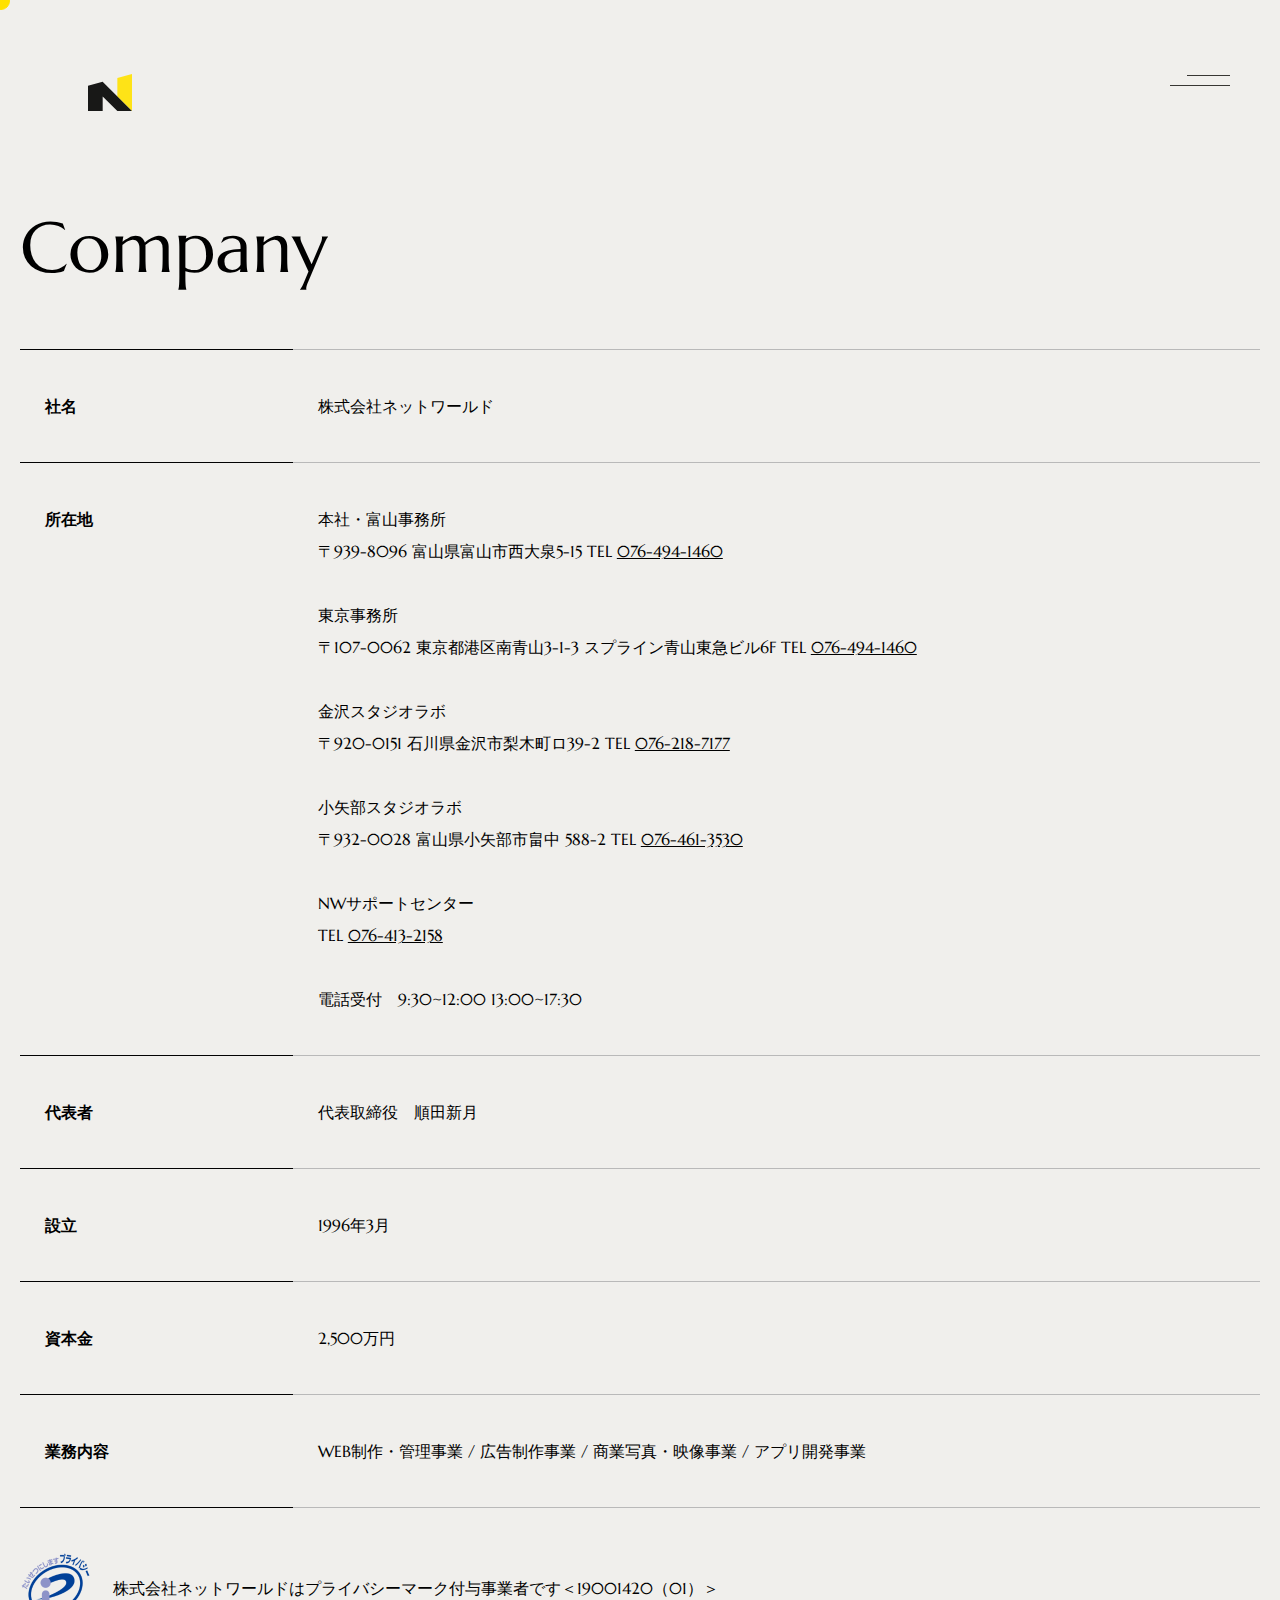
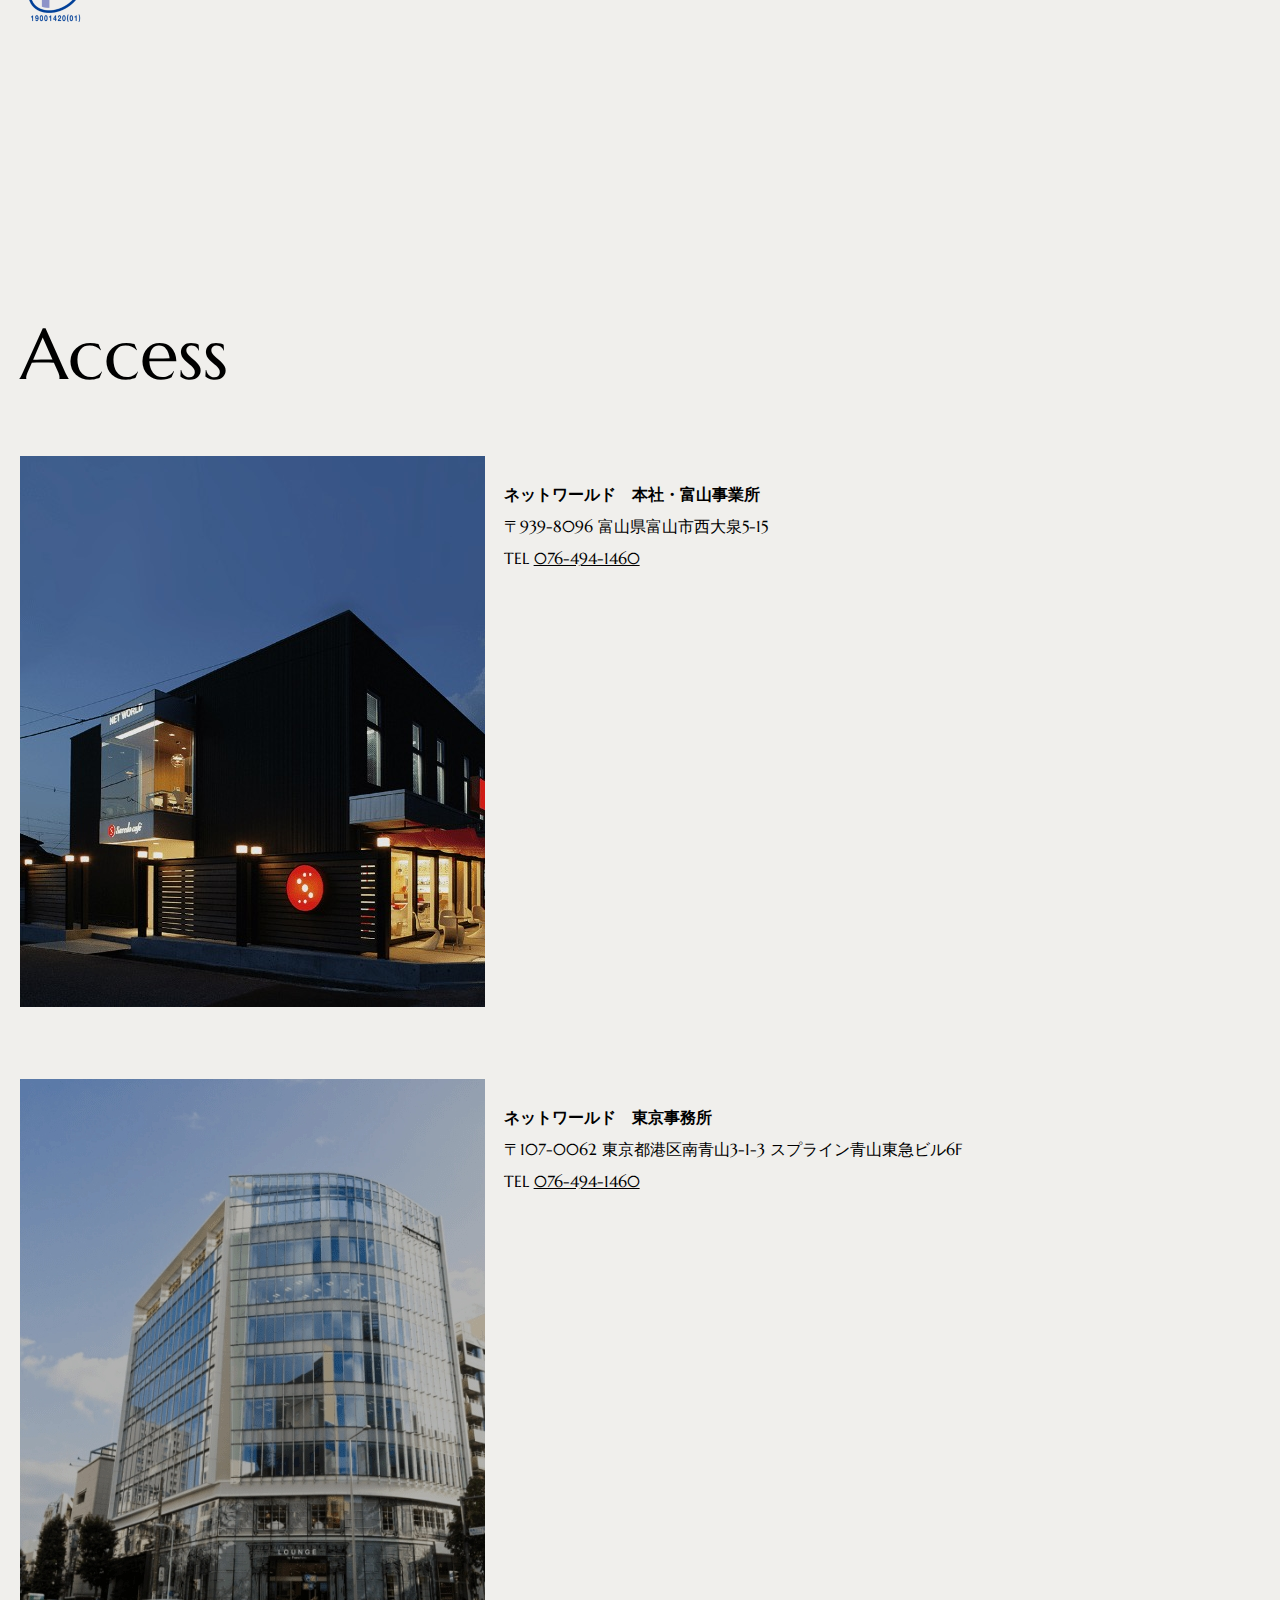
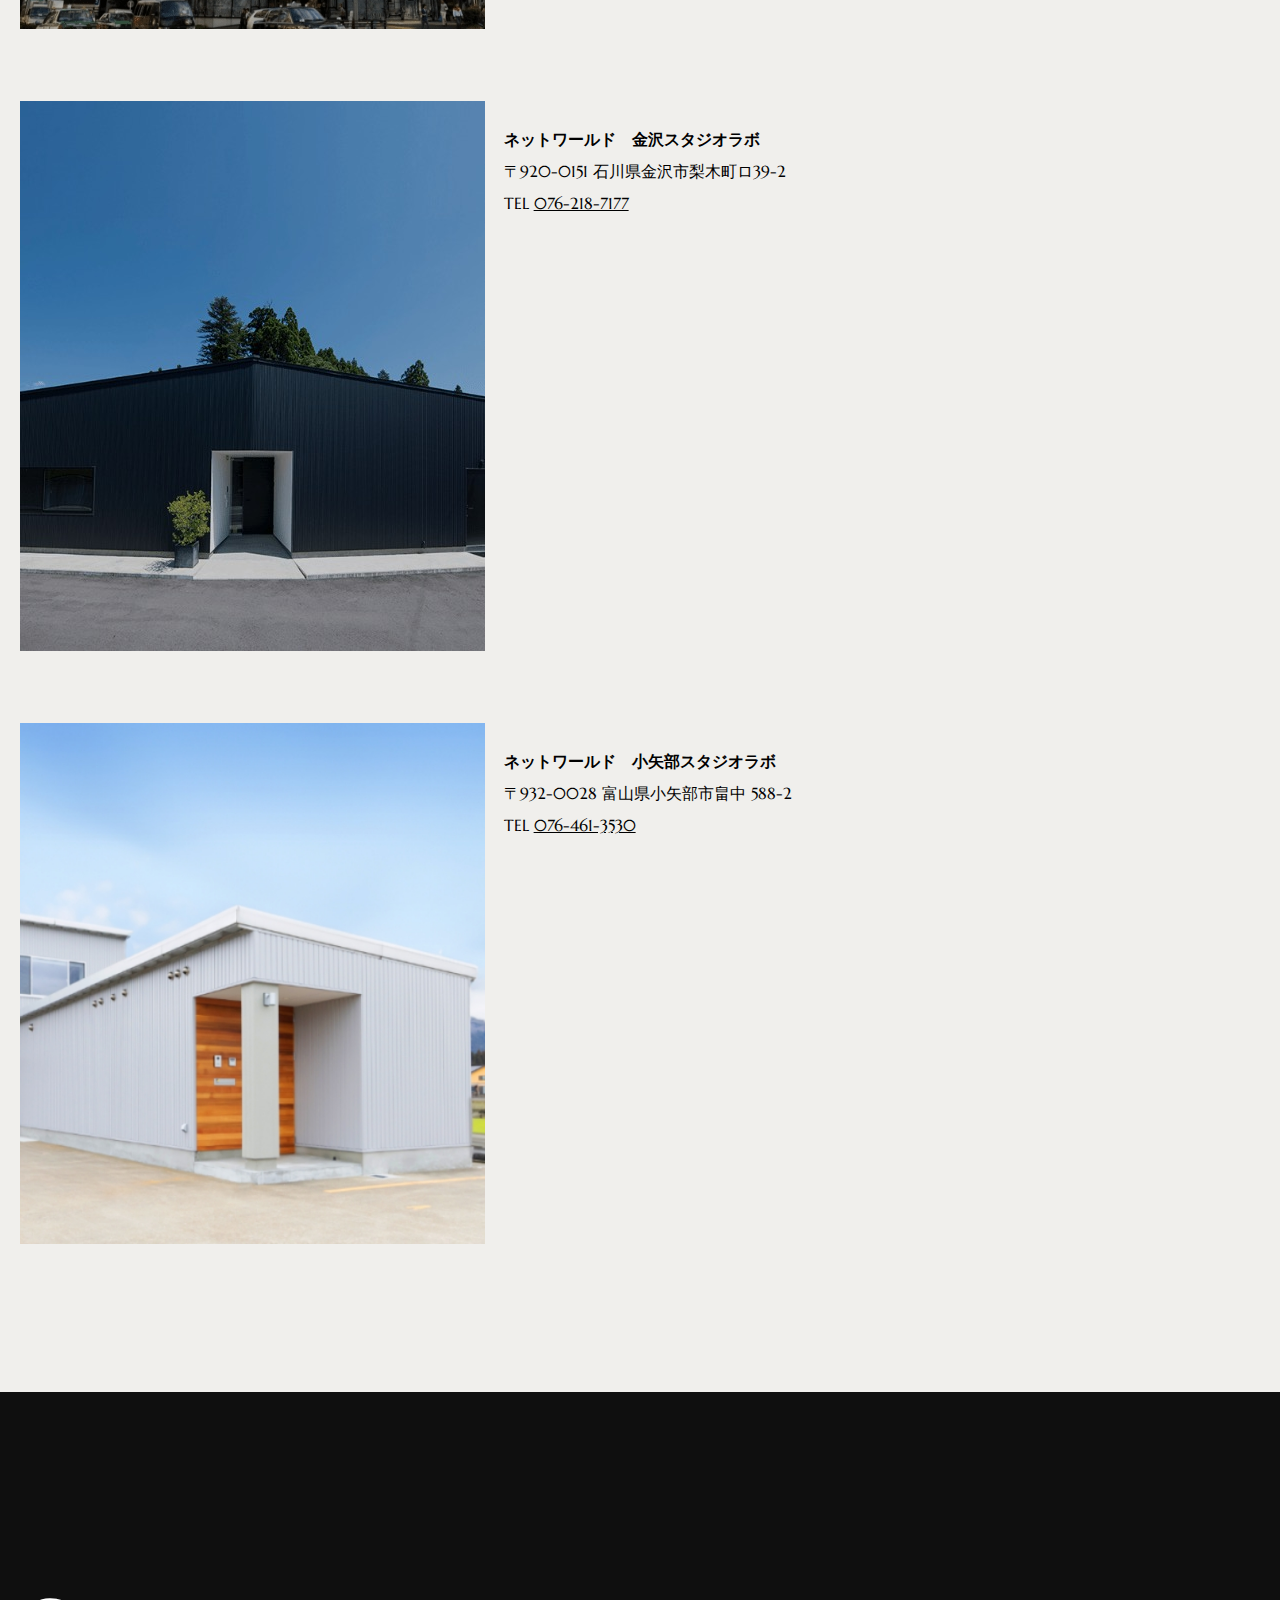
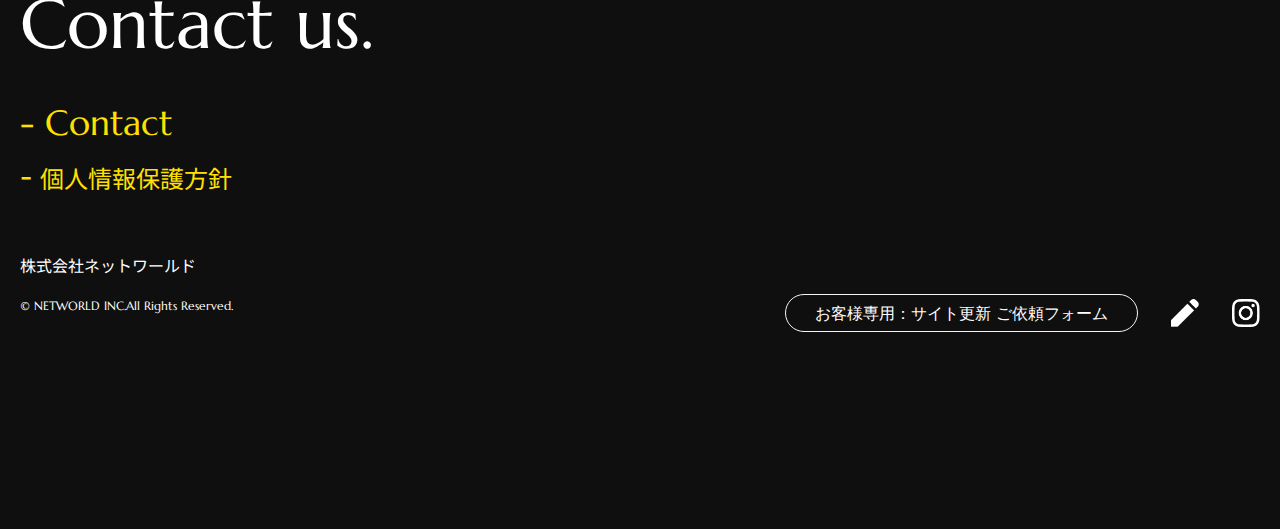
<file: about/index.html>
<!DOCTYPE html>
<html lang="ja">
<head>
    <meta charset="UTF-8">
    <meta name="viewport" content="width=device-width, initial-scale=1.0">
    <title>会社紹介 | 株式会社ネットワールド ｜ ホームページ制作・Webデザイン・映像制作・アプリ開発</title>
    <meta name="description" content="ネットワールドは富山・金沢・東京を拠点にホームページ制作・Web制作・映像制作・アプリ開発を行っています。">
    <link rel="shortcut icon" href="/assets/img/cmn/img-fav.png" type="image/x-icon">
    <link rel="stylesheet" href="/assets/css/reset.css">
    <link rel="stylesheet" href="/assets/css/common.css">
    <link rel="stylesheet" href="/assets/css/about.css">
    <script src="/assets/js/vender.js"></script>
</head>
<body class="-about">
    <h1 class="c_logo" id="c_logo">
        <a href="/">
            <img src="/assets/img/cmn/img-logo.svg" alt="株式会社ネットワールド" class="-no_open" width="44px" height="47px">
            <img src="/assets/img/cmn/img-logo-open.svg" alt="株式会社ネットワールド" class="-open" width="44px" height="47px">
        </a>
    </h1>
    <menu class="c_menu" id="c_menu">
        <span class="c_menu_bar -top"></span>
        <span class="c_menu_bar -btm"></span>
    </menu>
    <main class="c_main" id="c_main">
        <div class="c_inner">
            <header class="c_page_hd">
                <h1 class="c_page_hd_ttl">Company</h1>
            </header>
            <div class="c_tbl">
                <dl>
                    <dt>社名</dt>
                    <dd>株式会社ネットワールド</dd>
                    <dt>所在地</dt>
                    <dd>
                        本社・富山事務所<br>
                        〒939-8096 富山県富山市西大泉5-15 TEL <a href="tel:+076-494-1460">076-494-1460</a><br><br>
                        東京事務所<br>
                        〒107-0062 東京都港区南青山3-1-3 スプライン青山東急ビル6F TEL <a href="tel:+076-494-1460">076-494-1460</a><br><br>
                        金沢スタジオラボ<br>
                        〒920-0151 石川県金沢市梨木町ロ39-2 TEL <a href="tel:+076-218-7177">076-218-7177</a><br><br>
                        小矢部スタジオラボ<br>
                        〒932-0028 富山県小矢部市畠中 588-2 TEL <a href="tel:+076-461-3530">076-461-3530</a><br><br>
                        NWサポートセンター<br>
                        TEL <a href="tel:+076-413-2158">076-413-2158</a><br><br>
                        電話受付　9:30~12:00 13:00~17:30
                    </dd>
                    <dt>代表者</dt>
                    <dd>代表取締役　順田新月</dd>
                    <dt>設立</dt>
                    <dd>1996年3月</dd>
                    <dt>資本金</dt>
                    <dd>2,500万円</dd>
                    <dt>業務内容</dt>
                    <dd>WEB制作・管理事業 / 広告制作事業 / 商業写真・映像事業 / アプリ開発事業</dd>
                </dl>
                <div class="abt_p_mark">
                    <a href="https://privacymark.jp/" target="_blank" rel="noopener noreferrer">
                        <img src="/assets/img/about/p_mark.png" alt="プライバシーマーク" width="71" height="71">
                    </a>
                    <em>株式会社ネットワールドはプライバシーマーク付与事業者です＜19001420（01）＞</em>
                </div>
            </div>
            <header class="c_page_hd">
                <h3 class="c_page_hd_ttl">Access</h3>
            </header>
            <section class="abt_office">
                <figure class="abt_office_p">
                    <img src="/assets/img/about/img-office_toyama.jpeg" alt="ネットワールド　本社・富山事業所" width="465" height="550">
                </figure>
                <div class="abt_office_box">
                    <div class="abt_office_addr">
                        <h4 class="abt_office_ttl">ネットワールド　本社・富山事業所</h4>
                        <address>〒939-8096 富山県富山市西大泉5-15</address>
                        <p>TEL <a href="tel:+076-494-1460">076-494-1460</a></p>
                    </div>
                    <div class="abt_office_map">
                        <iframe src="https://www.google.com/maps/embed?pb=!1m14!1m8!1m3!1d12798.931317737102!2d137.22498!3d36.6809243!3m2!1i1024!2i768!4f13.1!3m3!1m2!1s0x5ff79057a85e7191%3A0xc899f4df713a6efd!2z5qCq5byP5Lya56S-44ON44OD44OI44Ov44O844Or44OJ!5e0!3m2!1sja!2sjp!4v1711088545956!5m2!1sja!2sjp" width="600" height="450" style="border:0;" allowfullscreen="" loading="lazy" referrerpolicy="no-referrer-when-downgrade"></iframe>
                    </div>
                </div>
            </section>
            <section class="abt_office">
                <figure class="abt_office_p">
                    <img src="/assets/img/about/img-office_tokyo.jpg" alt="ネットワールド　東京事務所" width="465" height="550">
                </figure>
                <div class="abt_office_box">
                    <div class="abt_office_addr">
                        <h4 class="abt_office_ttl">ネットワールド　東京事務所</h4>
                        <address>〒107-0062 東京都港区南青山3-1-3 スプライン青山東急ビル6F</address>
                        <p>TEL <a href="tel:+076-494-1460">076-494-1460</a></p>
                    </div>
                    <div class="abt_office_map">
                        <iframe src="https://www.google.com/maps/embed?pb=!1m18!1m12!1m3!1d3241.336773841043!2d139.71396821525846!3d35.668708780197164!2m3!1f0!2f0!3f0!3m2!1i1024!2i768!4f13.1!3m3!1m2!1s0x60188c9e85a61991%3A0x62721e084a1aa8ea!2z44CSMTA3LTAwNjIg5p2x5Lqs6YO95riv5Yy65Y2X6Z2S5bGx77yT5LiB55uu77yR4oiS77yTIFNQTElORSDpnZLlsbHmnbHmgKXjg5Pjg6sgNmY!5e0!3m2!1sja!2sjp!4v1633413305769!5m2!1sja!2sjp" width="600" height="450" style="border:0;" allowfullscreen="" loading="lazy"></iframe>
                    </div>
                </div>
            </section>
            <section class="abt_office">
                <figure class="abt_office_p">
                    <img src="/assets/img/about/img-office_kanazawa.jpeg" alt="ネットワールド　金沢スタジオラボ" width="465" height="550">
                </figure>
                <div class="abt_office_box">
                    <div class="abt_office_addr">
                        <h4 class="abt_office_ttl">ネットワールド　金沢スタジオラボ</h4>
                        <address>〒920-0151 石川県金沢市梨木町ロ39-2</address>
                        <p>TEL <a href="tel:+076-218-7177">076-218-7177</a></p>
                    </div>
                    <div class="abt_office_map">
                        <iframe src="https://www.google.com/maps/embed?pb=!1m18!1m12!1m3!1d3203.0155304840036!2d136.7245417!3d36.60193499999999!2m3!1f0!2f0!3f0!3m2!1i1024!2i768!4f13.1!3m3!1m2!1s0x5ff9cca94cd0cc71%3A0x7e4940538917cf6b!2z5qCq5byP5Lya56S-44ON44OD44OI44Ov44O844Or44OJ!5e0!3m2!1sja!2sjp!4v1709776809751!5m2!1sja!2sjp" width="600" height="450" style="border:0;" allowfullscreen="" loading="lazy" referrerpolicy="no-referrer-when-downgrade"></iframe>
                    </div>
                </div>
            </section>
            <section class="abt_office">
                <figure class="abt_office_p">
                    <img src="/assets/img/about/img-office_oyabe_s.jpg" alt="ネットワールド　小矢部スタジオラボ" width="465" height="550">
                </figure>
                <div class="abt_office_box">
                    <div class="abt_office_addr">
                        <h4 class="abt_office_ttl">ネットワールド　小矢部スタジオラボ</h4>
                        <address>〒932-0028 富山県小矢部市畠中 588-2</address>
                        <p>TEL <a href="tel:+076-461-3530">076-461-3530</a></p>
                    </div>
                    <div class="abt_office_map">
                        <iframe
                            src="https://www.google.com/maps/embed?pb=!1m18!1m12!1m3!1d3199.6612639709865!2d136.8733705!3d36.6826447!2m3!1f0!2f0!3f0!3m2!1i1024!2i768!4f13.1!3m3!1m2!1s0x5ff7800db7255a01%3A0x5fff301683b37921!2z44CSOTMyLTAwMjgg5a-M5bGx55yM5bCP55-i6YOo5biC55Wg5Lit77yV77yY77yY!5e0!3m2!1sja!2sjp!4v1718008084085!5m2!1sja!2sjp"
                            width="600" height="450" style="border:0;" allowfullscreen="" loading="lazy"
                            referrerpolicy="no-referrer-when-downgrade"></iframe>
                    </div>
                </div>
            </section>
        </div>
    </main>
    <footer class="c_ft" id="c_ft">
        <div class="c_inner">
            <div class="c_ft_row">
                <div class="c_ft_col">
                    <div class="c_ft_main">
                        <h2 class="c_ft_ttl">Contact us.</h2>
                        <p class="c_ft_txt">Webを中心としたブランディングやデジタルマーケティングに興味のある方、相談したい方、<br class="hide-sp">撮影やプロモーションビデオなどをつくりたい方、<br
                                class="hide-sp">Webサイトの管理にお困りの方など、お気軽にご連絡ください。
                        </p>
                    </div>
                    <div class="c_ft_links">
                        <a href="/contact/">Contact</a>
                        <a href="/policy/" class="-sans"><span>個人情報保護方針</span></a>
                    </div>
                    <p class="c_ft_corpname -sans"><small>株式会社ネットワールド</small></p>
                    <p class="c_ft_copy"><small>© NETWORLD INC.All Rights Reserved.</small></p>
                </div>
                <div class="c_ft_col">
                    <dl class="c_ft_sns">
                        <dd>
                            <a href="/request/" class="c_ft_req">お客様専用：サイト更新 ご依頼フォーム</a>
                        </dd>
                        <dd>
                            <a href="/topics/">
                                <img src="/assets/img/cmn/icon-tp.png" alt="Topics" width="28" height="27">
                            </a>
                        </dd>
                        <dd>
                            <a href="https://www.instagram.com/networld1996/" target="_blank">
                                <img src="/assets/img/cmn/icon-ig.png" alt="Instagram" width="28" height="27">
                            </a>
                        </dd>
                    </dl>
                </div>
            </div>
        </div>
    </footer>
    <nav class="c_nav" id="c_nav">
        <div class="c_nav_cover"></div>
        <ul class="c_nav_list">
            <li class="-service"><a href="/service/">Service<span class="-sans">サービス</span></a></li>
            <li class="-system"><a href="/develop/">System<span class="-sans">システム開発</span></a></li>
            <li class="-works"><a href="/works/">Works<span class="-sans">制作事例</span></a></li>
            <li class="-about"><a href="/about/">About<span class="-sans">会社紹介</span></a></li>
            <li class="-recruit"><a href="/recruit/">Recruit<span class="-sans">採用情報</span></a></li>
            <li class="vis-sp"><a href="/topics/">Topics<span class="-sans">お知らせ</span></a></li>
            <li class="-contact"><a href="/contact/">Contact<span class="-sans">お問い合わせ</span></a></li>
        </ul>
        <div id="c_nav_bg" class="c_nav_bg"></div>
    </nav>
    <div id="c_cursor" class="c_cursor hide-sp"><div></div></div>
</body>
<script src="/assets/js/main.js"></script>
</html>
</file>
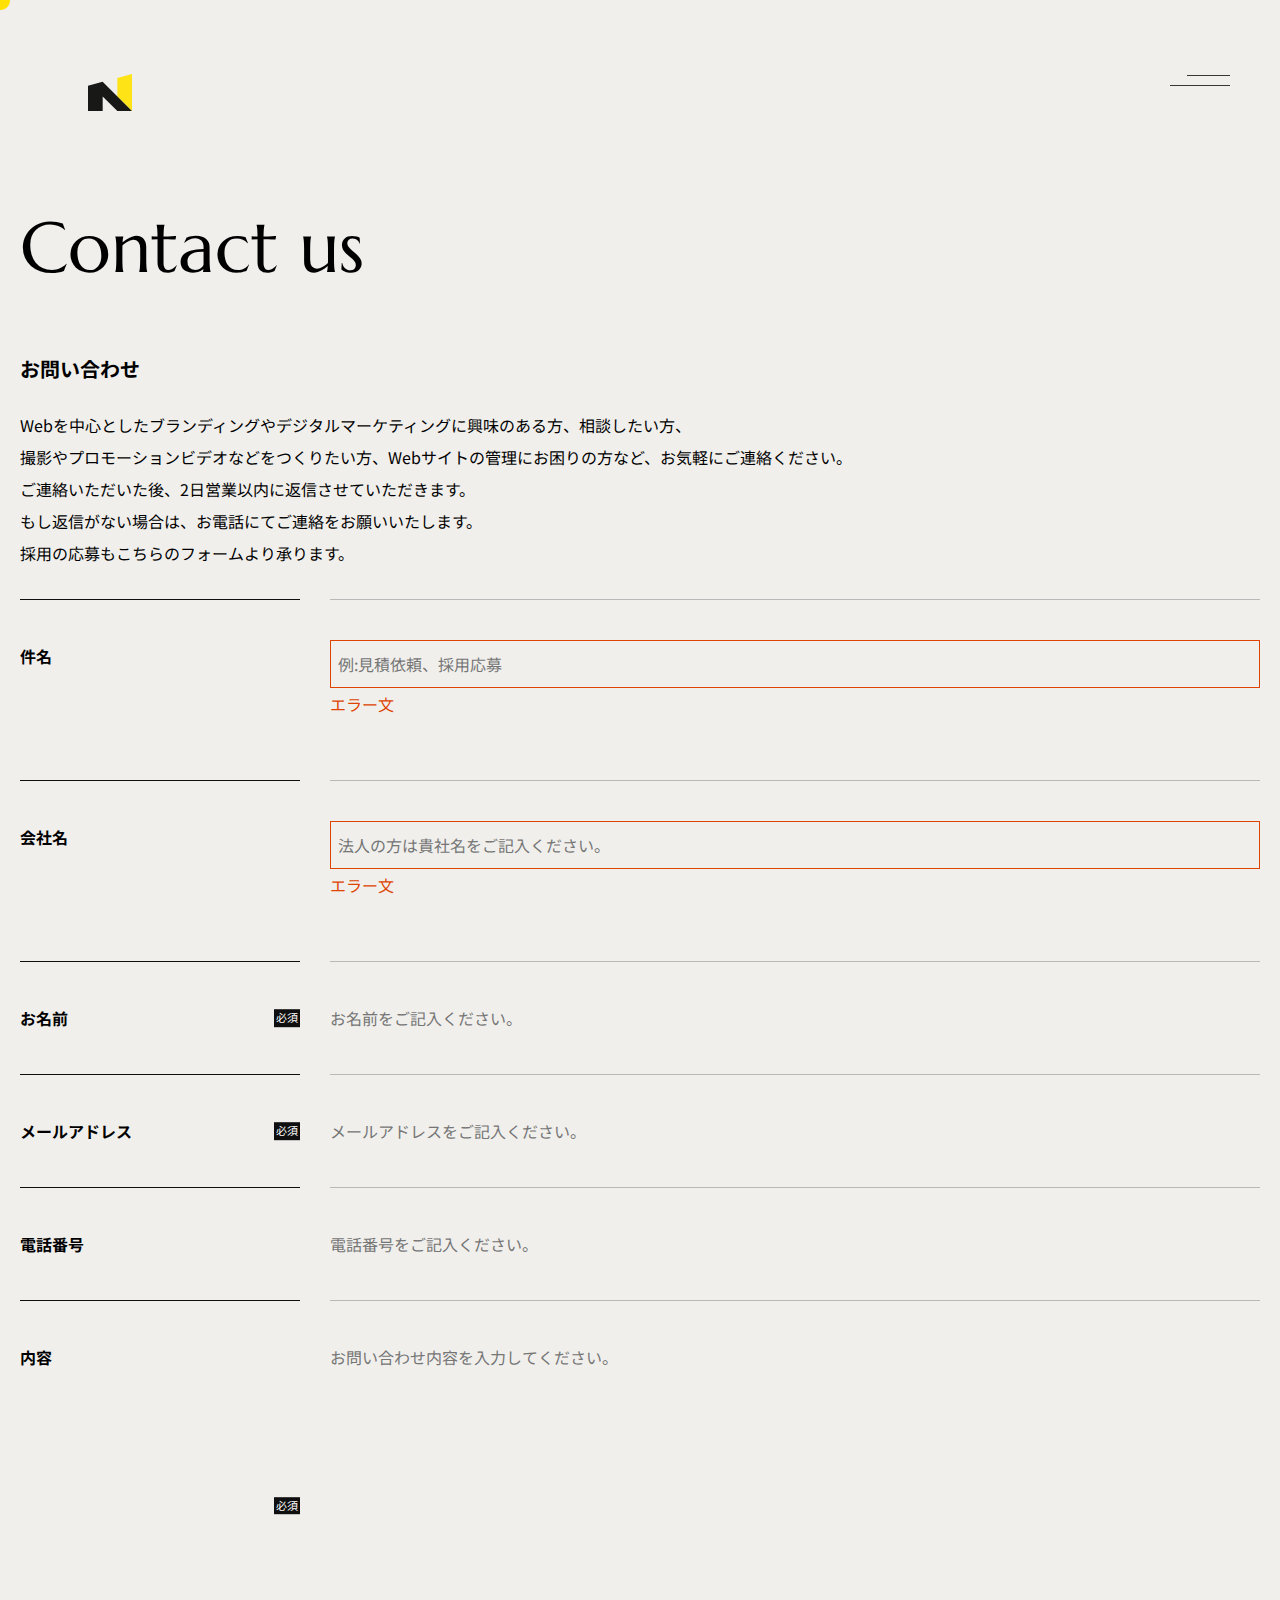
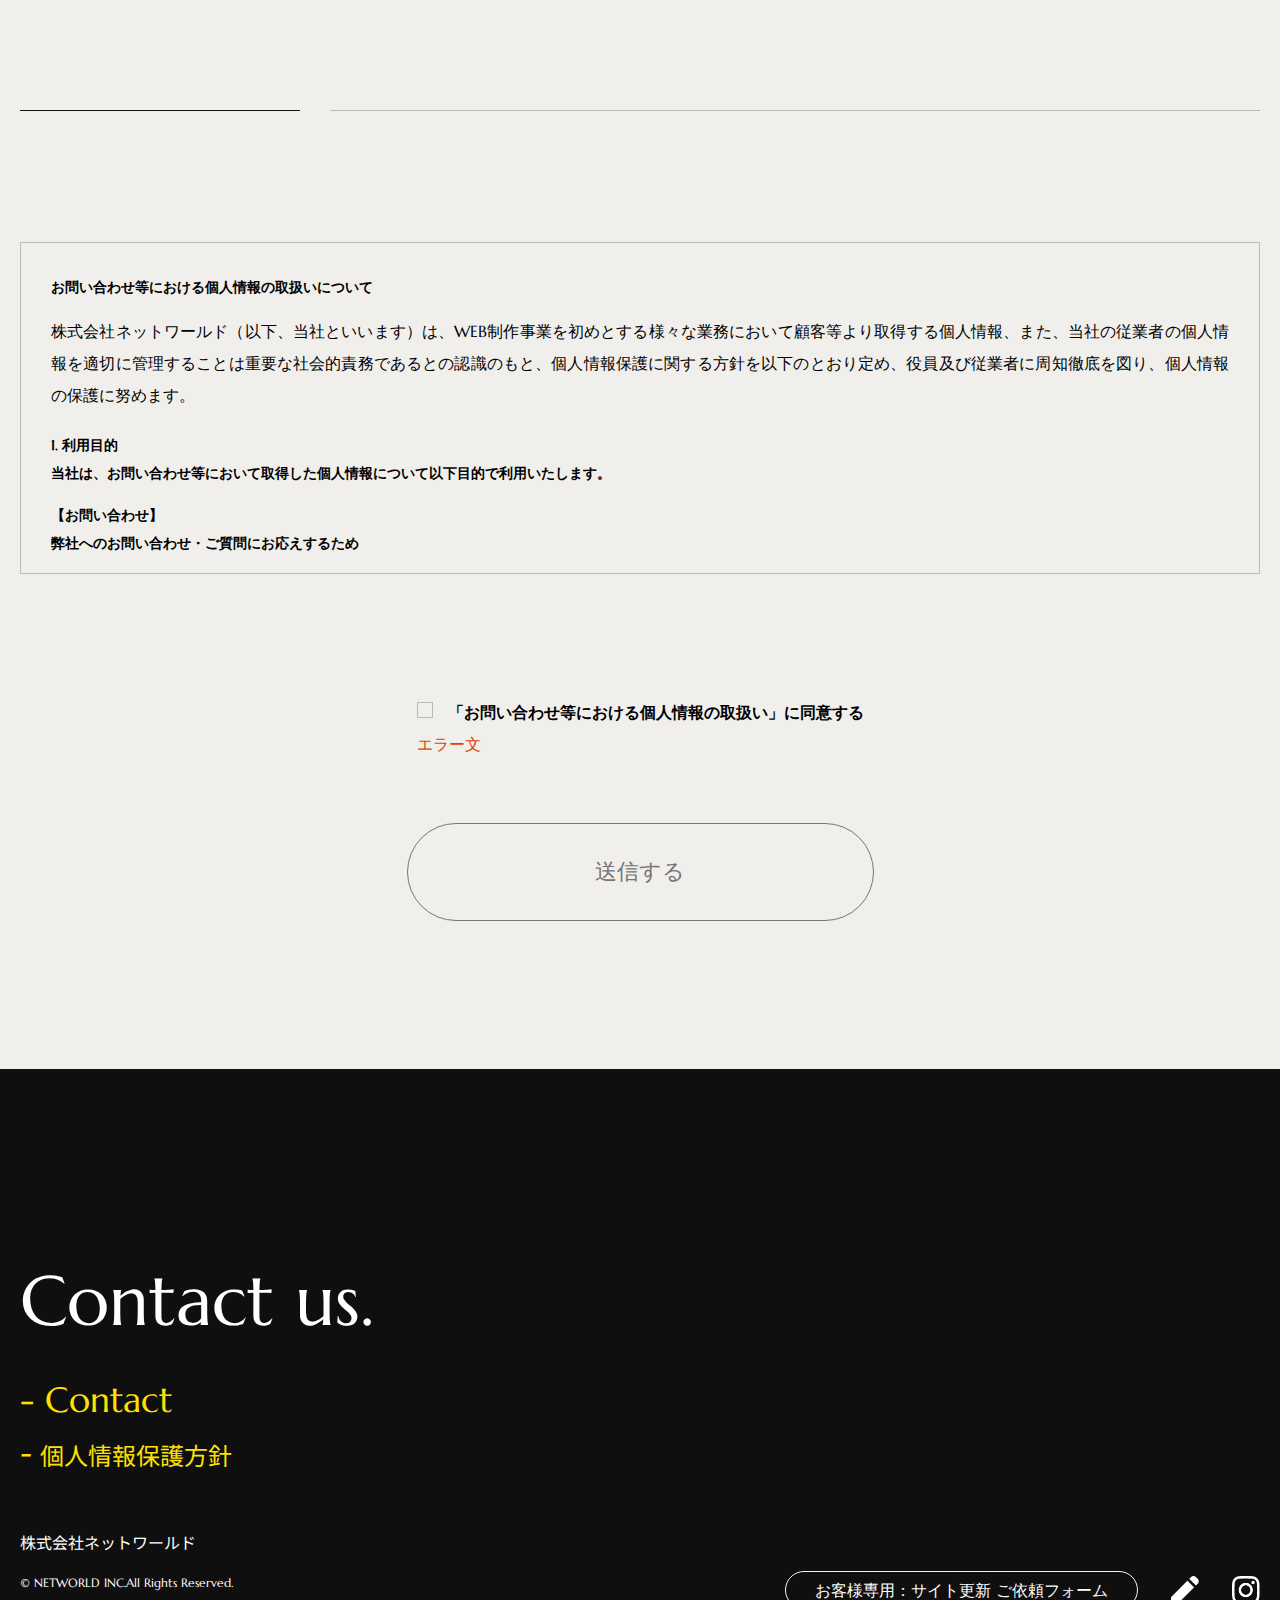
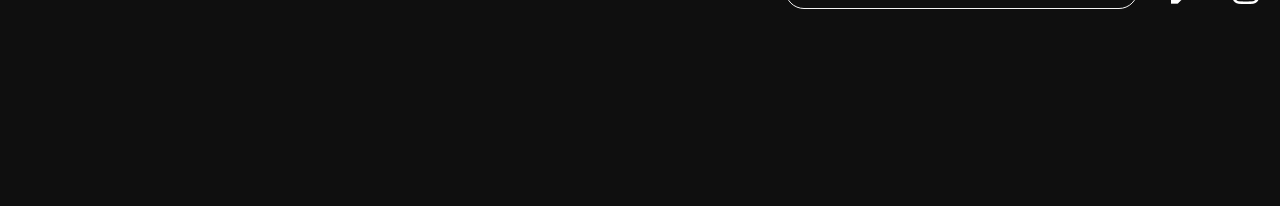
<file: contact/index.html>
<!DOCTYPE html>
<html lang="ja">
<head>
    <meta charset="UTF-8">
    <meta name="viewport" content="width=device-width, initial-scale=1.0">
    <title>お問い合わせ | 株式会社ネットワールド ｜ ホームページ制作・Webデザイン・映像制作・アプリ開発</title>
    <meta name="description" content="ホームページの制作・リニューアルはネットワールドまでぜひご相談ください。">
    <link rel="shortcut icon" href="/assets/img/cmn/img-fav.png" type="image/x-icon">
    <link rel="stylesheet" href="/assets/css/reset.css">
    <link rel="stylesheet" href="/assets/css/common.css">
    <link rel="stylesheet" href="/assets/css/form.css">
    <script src="/assets/js/vender.js"></script>
</head>
<body class="-contact">
    <h1 class="c_logo" id="c_logo">
        <a href="/">
            <img src="/assets/img/cmn/img-logo.svg" alt="株式会社ネットワールド" class="-no_open" width="44px" height="47px">
            <img src="/assets/img/cmn/img-logo-open.svg" alt="株式会社ネットワールド" class="-open" width="44px" height="47px">
        </a>
    </h1>
    <menu class="c_menu" id="c_menu">
        <span class="c_menu_bar -top"></span>
        <span class="c_menu_bar -btm"></span>
    </menu>
    <main class="c_main" id="c_main">
        <div class="c_inner">
            <header class="c_page_hd">
                <h1 class="c_page_hd_ttl">Contact us</h1>
                <p class="c_page_hd_txt -sans">お問い合わせ</p>
                <p class="-sans">
                    Webを中心としたブランディングやデジタルマーケティングに興味のある方、相談したい方、<br class="hide-sp">
                    撮影やプロモーションビデオなどをつくりたい方、Webサイトの管理にお困りの方など、お気軽にご連絡ください。<br>
                    ご連絡いただいた後、2日営業以内に返信させていただきます。<br class="hide-sp">
                    もし返信がない場合は、お電話にてご連絡をお願いいたします。<br>
                    採用の応募もこちらのフォームより承ります。
                </p>
            </header>
            <form action="#" method="post" enctype="multipart/form-data">
                <div class="f_group -sans">
                    <dl>
                        <dt>件名</dt>
                        <dd>
                            <input type="text" name="title" id="title" placeholder="例:見積依頼、採用応募" class="-error">
                            <p class="f_err_txt">エラー文</p>
                        </dd>
                        <dt>会社名</dt>
                        <dd>
                            <input type="text" name="corporation_name" id="corporation_name" placeholder="法人の方は貴社名をご記入ください。" class="-error">
                            <p class="f_err_txt">エラー文</p>
                        </dd>
                        <dt class="-req">お名前</dt>
                        <dd>
                            <input type="text" name="name" id="name" placeholder="お名前をご記入ください。">
                        </dd>
                        <dt class="-req">メールアドレス</dt>
                        <dd>
                            <input type="email" name="mail_address" id="mail_address" placeholder="メールアドレスをご記入ください。">
                        </dd>
                        <dt>電話番号</dt>
                        <dd>
                            <input type="tel" name="tel_number" id="tel_number" placeholder="電話番号をご記入ください。">
                        </dd>
                        <dt class="-req">内容</dt>
                        <dd>
                            <textarea name="content" id="content" cols="120" rows="10" placeholder="お問い合わせ内容を入力してください。"></textarea>
                        </dd>
                    </dl>
                </div>
                <div class="f_policy">
                    <article class="f_policy_box">
                        <p class="f_policy_txt"><em>お問い合わせ等における個人情報の取扱いについて</em></p><em>
                        </em>
                        <p><em>株式会社ネットワールド（以下、当社といいます）は、WEB制作事業を初めとする様々な業務において顧客等より取得する個人情報、また、当社の従業者の個人情報を適切に管理することは重要な社会的責務であるとの認識のもと、個人情報保護に関する方針を以下のとおり定め、役員及び従業者に周知徹底を図り、個人情報の保護に努めます。</em>
                        </p>
                        <p class="f_policy_txt"><em>1. 利用目的<br>
                                当社は、お問い合わせ等において取得した個人情報について以下目的で利用いたします。</em></p>
                        <p class="f_policy_txt"><em>【お問い合わせ】<br>
                                弊社へのお問い合わせ・ご質問にお応えするため</em></p>
                        <p class="f_policy_txt"><em>【個人情報の問い合わせ窓口】<br>
                                個人情報の開示・訂正・削除・利用停止（以下、「開示等」）の手続きを行うため<br>
                                個人情報の取扱いに関する苦情・相談にお応えするため</em></p><em>
                        </em>
                        <p><em></em></p>
                        <p class="f_policy_txt"><em>【個人情報保護方針に関するお問合せ】<br>
                                個人情報保護方針に関するお問い合わせにお応えするため</em></p><em>
                        </em>
                        <p><em>なお、個人情報の登録・提供はご本人さまの任意となりますが、必要事項にご記入頂けない場合、ご本人さまのご要望にお応えできない場合がありますのでご了承ください。</em></p>
                        <p class="f_policy_txt"><em>2. 第三者への非開示<br>
                                弊社は、以下の場合を除き、ご本人さまの承諾なく、個人情報を第三者に開示することはありません。</em></p>
                        <p class="f_policy_txt"><em>法令の規定による場合<br>
                                ご本人さまの生命・健康・財産等の重大な利益を保護する又は公共の利益を保護するために必要な場合</em></p>
                        <p class="f_policy_txt"><em>3. 個人情報の委託<br>
                                弊社は、情報処理やメンテナンス、研修実施等、業務上の必要性により、皆さまの個人情報を外部に委託する場合があります。<br>
                                委託先については、個人情報取扱いの安全性確認、秘密保持契約の締結等、適切な管理を行っています。。</em></p>
                        <p class="f_policy_txt"><em>4. Webサイトにおけるセキュリティポリシー<br>
                                当サイトでは、利用者の個人情報を保護するためのセキュリティについて、以下の取り組みを実施しています。</em></p>
                        <p class="f_policy_txt"><em>SSLについて<br>
                                当サイトでは、利用者が安心して入力していただけるように、個人情報を入力するページに暗号化技術のSSL（Secure Sockets Layer）
                                を導入しています。SSLでは、入力されたデータは、お使いのパソコンで暗号化されてから登録先のコンピュータまでのネットワークを流れます。<br>
                                注：SSLとは、ブラウザとWWWサーバ間の通信において暗号化と認証をおこなうことによって、第三者によるデータの盗用や改ざんを防ぐ技術です。</em></p>
                        <p class="f_policy_txt"><em>クッキー（Cookie）の使用について<br>
                                当サイトでは、クッキー（Cookie）を利用して、訪れたページの履歴情報などを収集することがあります。<br>
                                クッキー（Cookie）によって利用者の個人情報を取得することはありません。またクッキー（Cookies）の受取を拒否することができますが、この場合、当サイトが提供するサービスをご利用いただけない場合があります。</em>
                        </p>
                        <p class="f_policy_txt"><em>ウェブビーコン（web beacon）の使用について<br>
                                弊社は、お客さまのサイトのご利用状況を調査するためにウェブビーコンを使用する場合がありますが、これによりお客さまのお名前、ご住所、電話番号、メールアドレスといった個人を特定可能な情報を取得することは一切ありません。</em>
                        </p>
                        <p class="f_policy_txt"><em>アクセスログについて<br>
                                当サイトでは、利用者が本サイトにアクセスした場合、その情報は、本サイトのWebサーバ上にアクセスログとして蓄積する場合があります。アクセスログは、アクセスされた方のドメイン名や使用しているブラウザの種類、アクセス日時などが含まれますが、個人を特定できる情報を含むものではありません。</em>
                        </p>
                        <p class="f_policy_txt"><em>不正アクセスについて<br>
                                当サイトでは、ファイアウォールの設置により外部からの不正アクセスを防止するなど、サイト内における情報保護に万全を期しております。</em></p>
                        <p class="f_policy_txt"><em>クロスサイトスクリプティングの脆弱性について<br>
                                当サイトでは、Webアプリケーションの開発時に、適切な検査・処置を行っております。<br>
                                注：「クロスサイトスクリプティング」は、Webページとして動的にHTMLやXML等のマークアップ言語のソースを生成する仕組みを設けている場合、セキュリティ上の問題となるものです。マークアップ言語のタグをエスケープする処理が不良であることにより、標的となるサイトに書かれているスクリプトが別のサイトのURLを含むように記述されて、サイトをまたいで（クロスして）実行されることから、「クロスサイトスクリプティング」と呼ばれています。。</em>
                        </p>
                        <p class="f_policy_txt"><em>5. 個人情報に関する問合せ<br>
                                個人情報の開示・訂正・削除・利用停止（以下、「開示等」）について</em></p><em>
                        </em>
                        <p><em>開示等を希望されるお客さまは、「申込書類一式」をお送りしますので、下記までご連絡ください。<br>
                                尚、受付けの際に「氏名・住所・連絡先」を書類送付のためお聞きします。<br>
                                担当：相談窓口責任者 新田　TEL：<a>076-494-1460</a></em></p>
                        <p class="f_policy_txt"><em>その他、個人情報の取扱いに関する苦情・相談について</em></p><em>
                        </em>
                        <p><em>【個人情報保護方針に関する問合せ先】<br>
                                担当：相談窓口責任者 新田　TEL：<a>076-494-1460</a></em></p>
                    </article>
                </div>
                <div class="f_req">
                    <span class="f_req_hol -error">
                        <label>
                            <input type="checkbox" name="required" value="「お問い合わせ等における個人情報の取扱い」に同意する">
                            <span class="f_req_txt">「お問い合わせ等における個人情報の取扱い」に同意する</span>
                        </label>
                        <p class="f_err_txt">エラー文</p>
                    </span>
                </div>
                <div class="f_submit">
                    <button class="c_btn" type="submit">送信する</button>
                </div>
            </form>
        </div>
    </main>
    <footer class="c_ft" id="c_ft">
        <div class="c_inner">
            <div class="c_ft_row">
                <div class="c_ft_col">
                    <div class="c_ft_main">
                        <h2 class="c_ft_ttl">Contact us.</h2>
                        <p class="c_ft_txt">Webを中心としたブランディングやデジタルマーケティングに興味のある方、相談したい方、<br class="hide-sp">撮影やプロモーションビデオなどをつくりたい方、<br
                                class="hide-sp">Webサイトの管理にお困りの方など、お気軽にご連絡ください。
                        </p>
                    </div>
                    <div class="c_ft_links">
                        <a href="/contact/">Contact</a>
                        <a href="/policy/" class="-sans"><span>個人情報保護方針</span></a>
                    </div>
                    <p class="c_ft_corpname -sans"><small>株式会社ネットワールド</small></p>
                    <p class="c_ft_copy"><small>© NETWORLD INC.All Rights Reserved.</small></p>
                </div>
                <div class="c_ft_col">
                    <dl class="c_ft_sns">
                        <dd>
                            <a href="/request/" class="c_ft_req">お客様専用：サイト更新 ご依頼フォーム</a>
                        </dd>
                        <dd>
                            <a href="/topics/">
                                <img src="/assets/img/cmn/icon-tp.png" alt="Topics" width="28" height="27">
                            </a>
                        </dd>
                        <dd>
                            <a href="https://www.instagram.com/networld1996/" target="_blank">
                                <img src="/assets/img/cmn/icon-ig.png" alt="Instagram" width="28" height="27">
                            </a>
                        </dd>
                    </dl>
                </div>
            </div>
        </div>
    </footer>
    <nav class="c_nav" id="c_nav">
        <div class="c_nav_cover"></div>
        <ul class="c_nav_list">
            <li class="-service"><a href="/service/">Service<span class="-sans">サービス</span></a></li>
            <li class="-system"><a href="/develop/">System<span class="-sans">システム開発</span></a></li>
            <li class="-works"><a href="/works/">Works<span class="-sans">制作事例</span></a></li>
            <li class="-about"><a href="/about/">About<span class="-sans">会社紹介</span></a></li>
            <li class="-recruit"><a href="/recruit/">Recruit<span class="-sans">採用情報</span></a></li>
            <li class="vis-sp"><a href="/topics/">Topics<span class="-sans">お知らせ</span></a></li>
            <li class="-contact"><a href="/contact/">Contact<span class="-sans">お問い合わせ</span></a></li>
        </ul>
        <div id="c_nav_bg" class="c_nav_bg"></div>
    </nav>
    <div id="c_cursor" class="c_cursor hide-sp"><div></div></div>
</body>
<script src="/assets/js/main.js"></script>
</html>
</file>
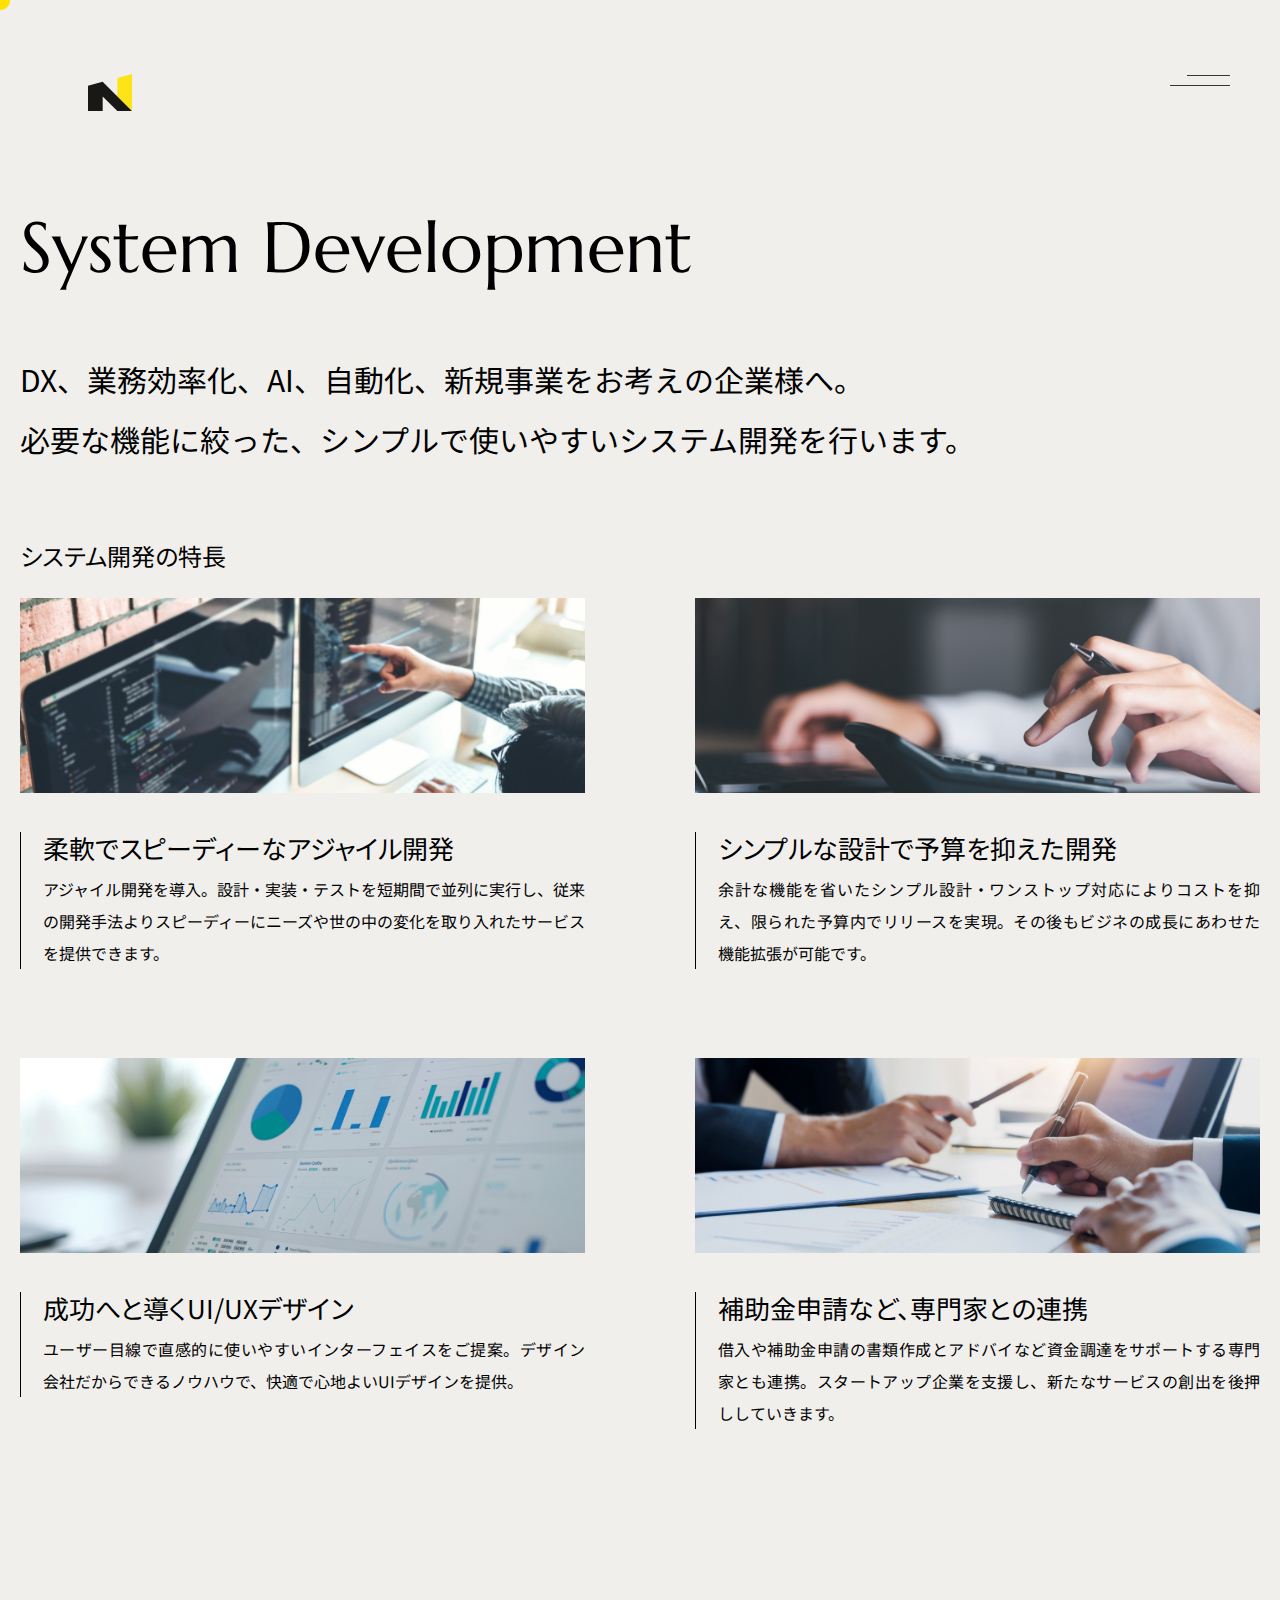
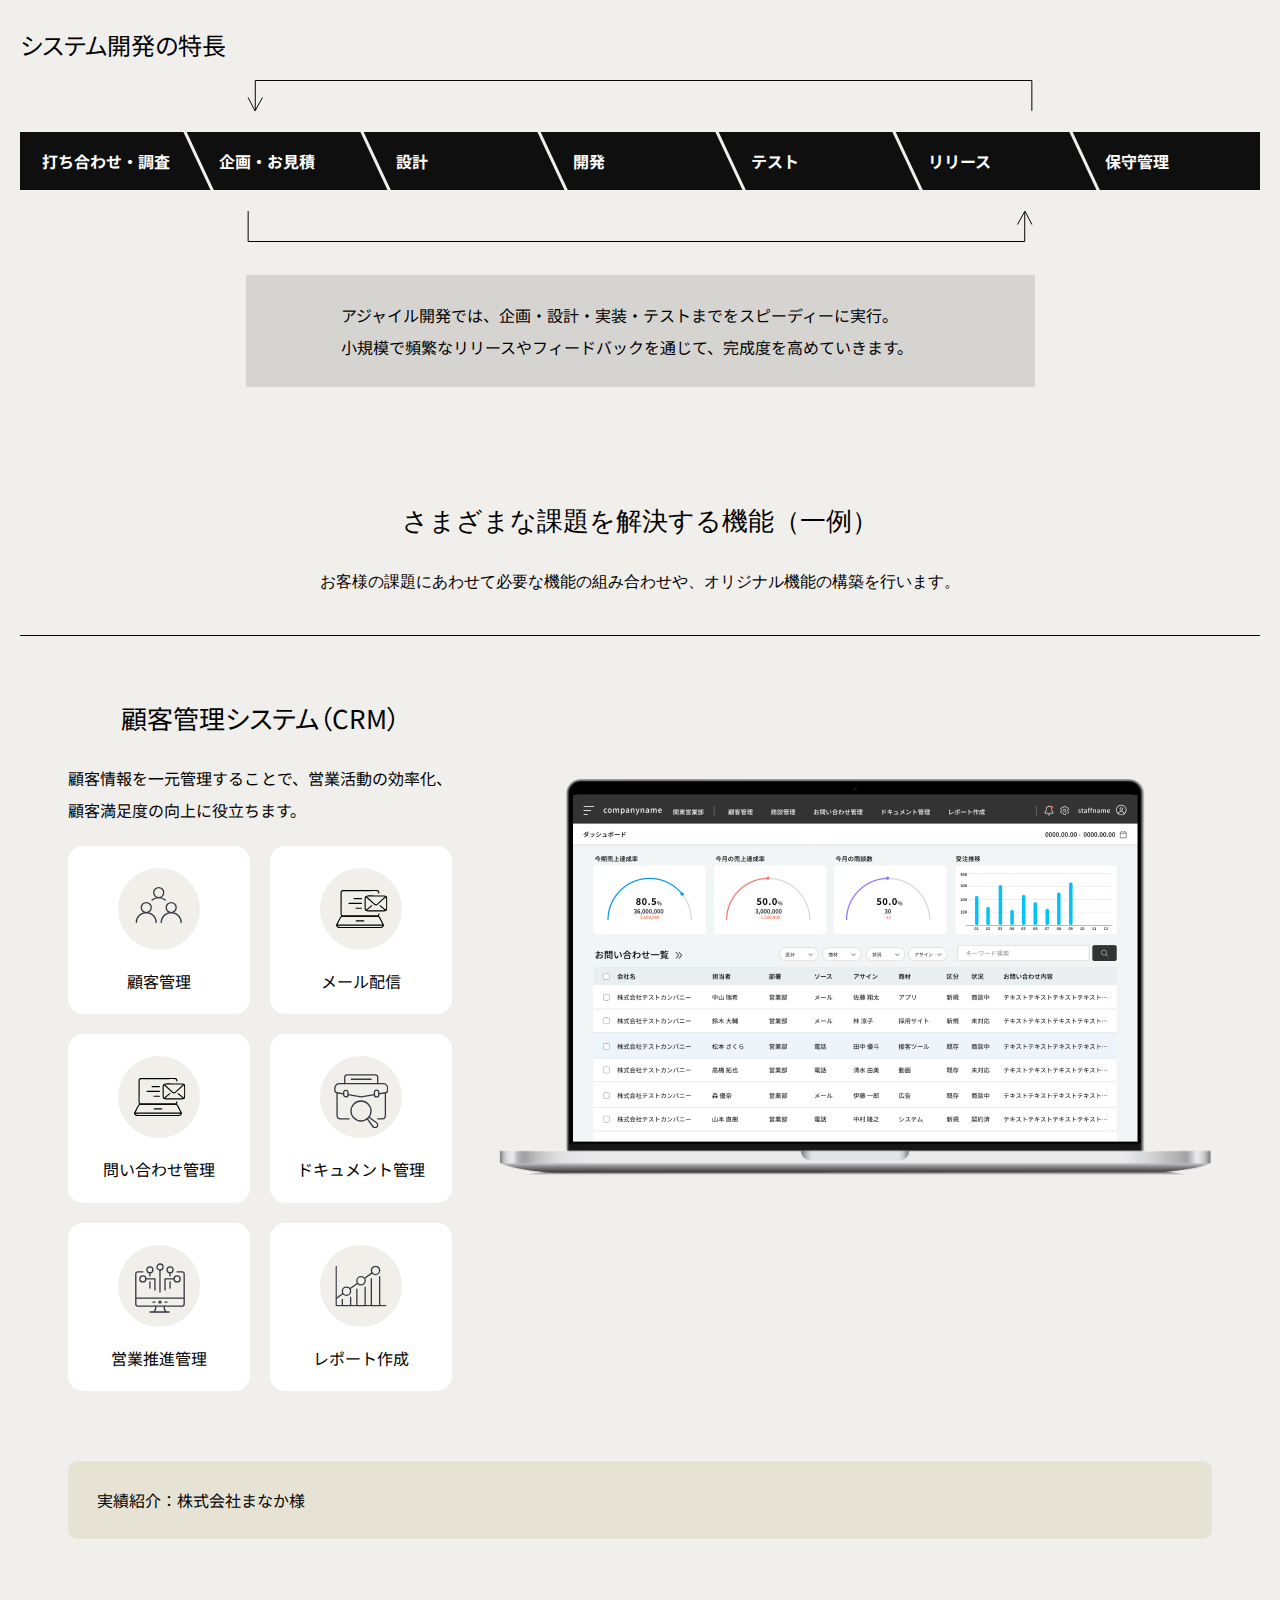
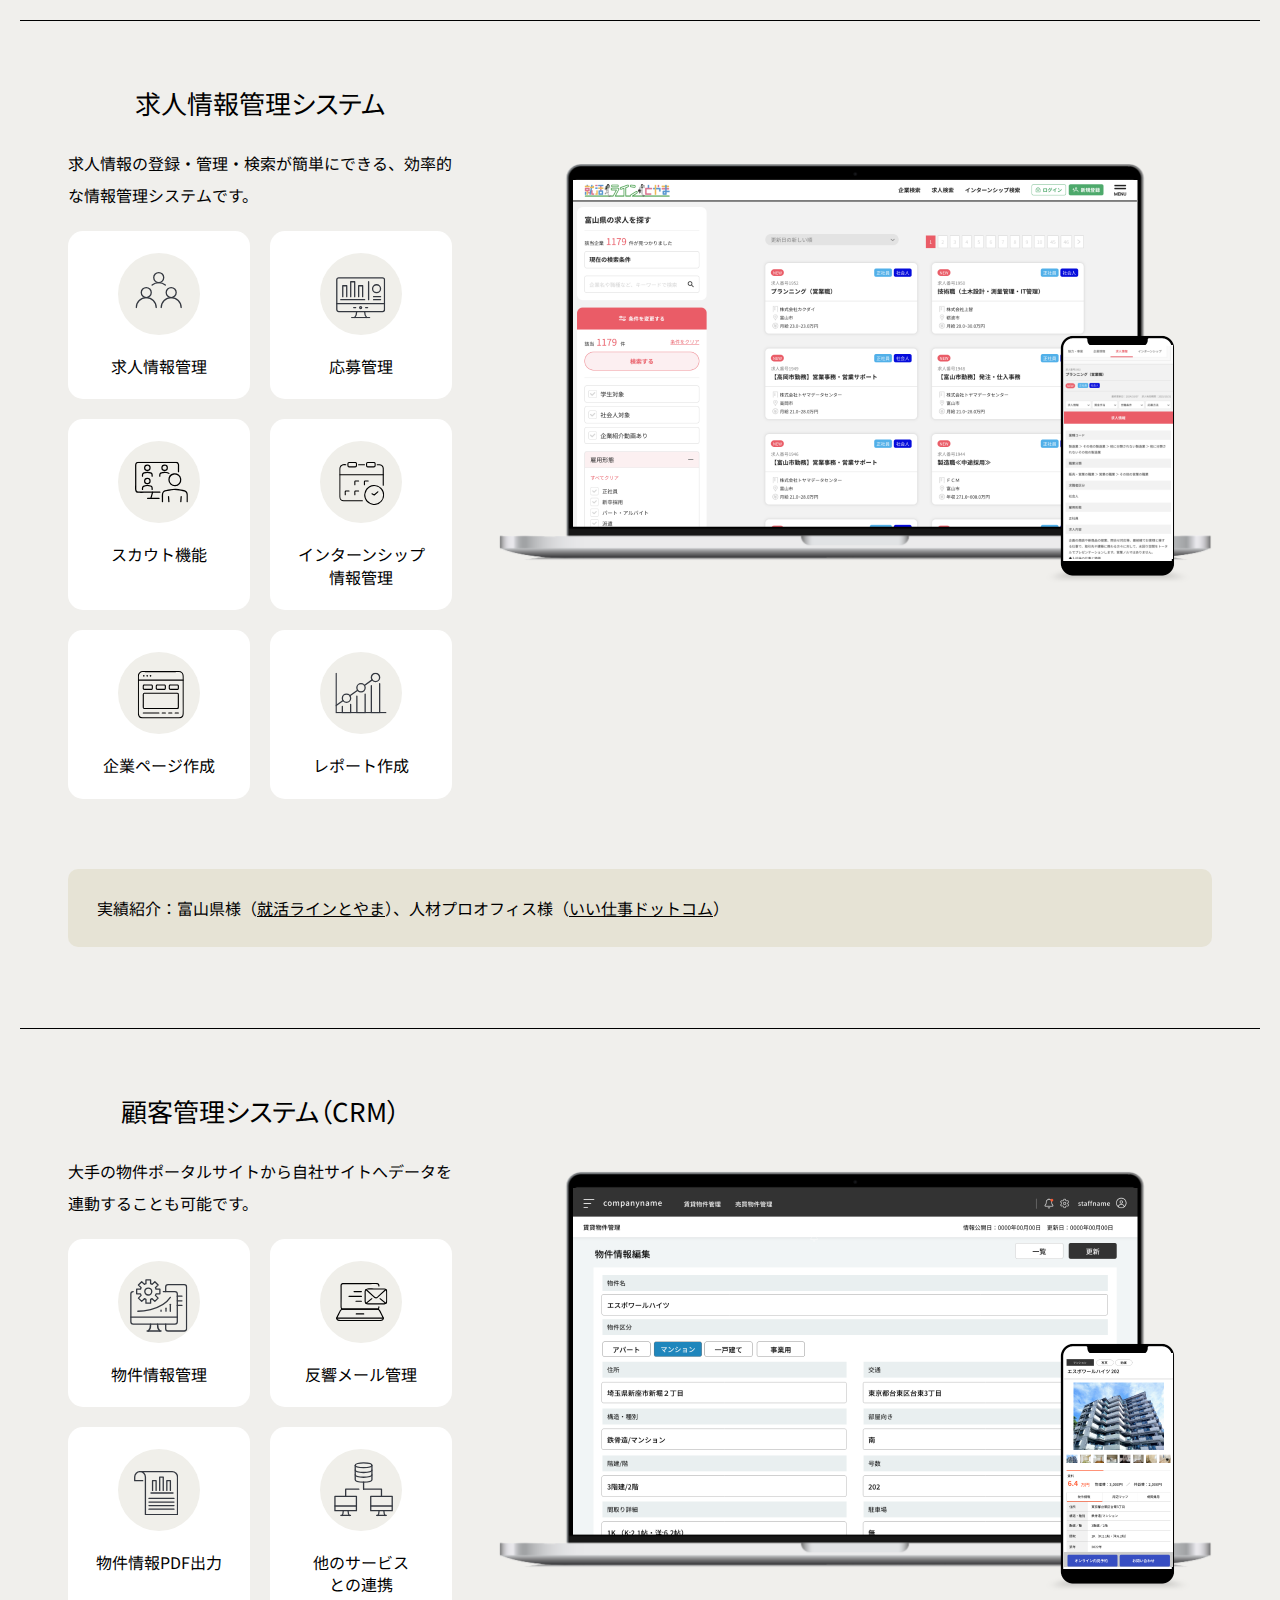
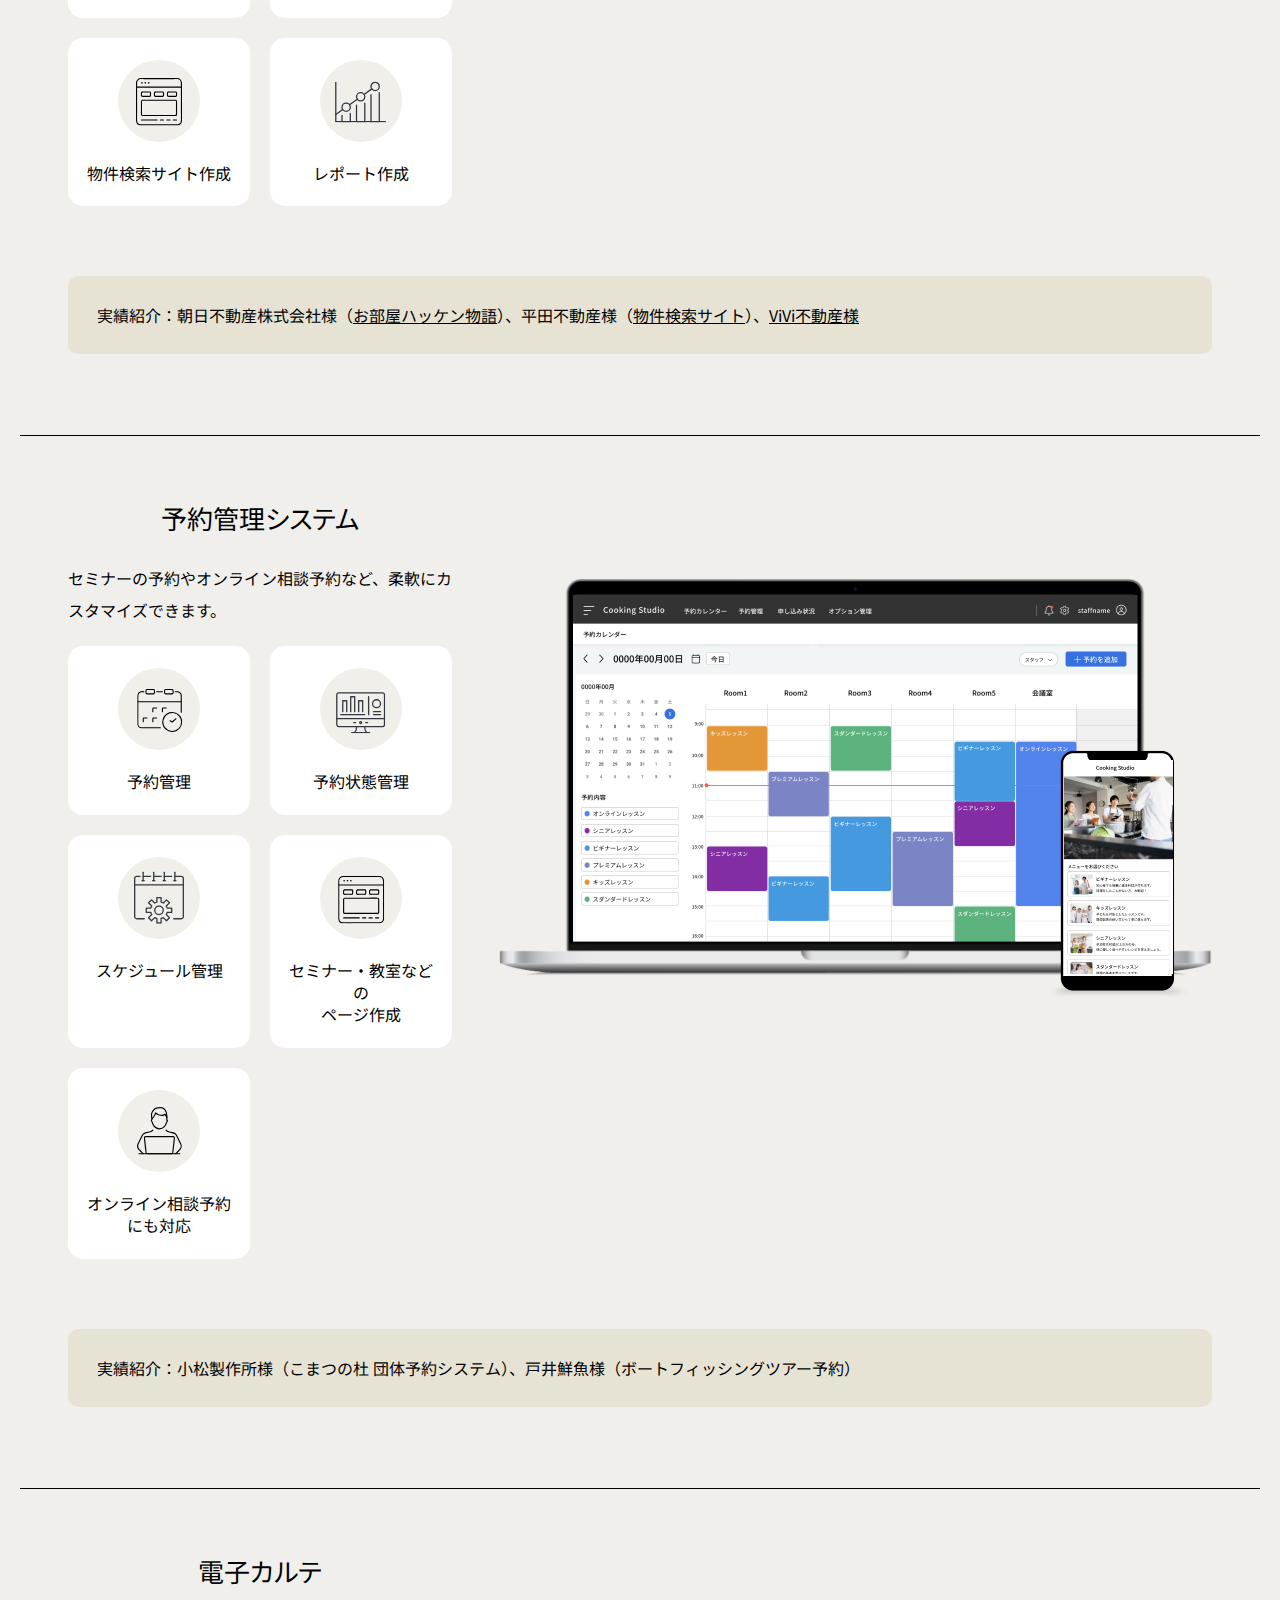
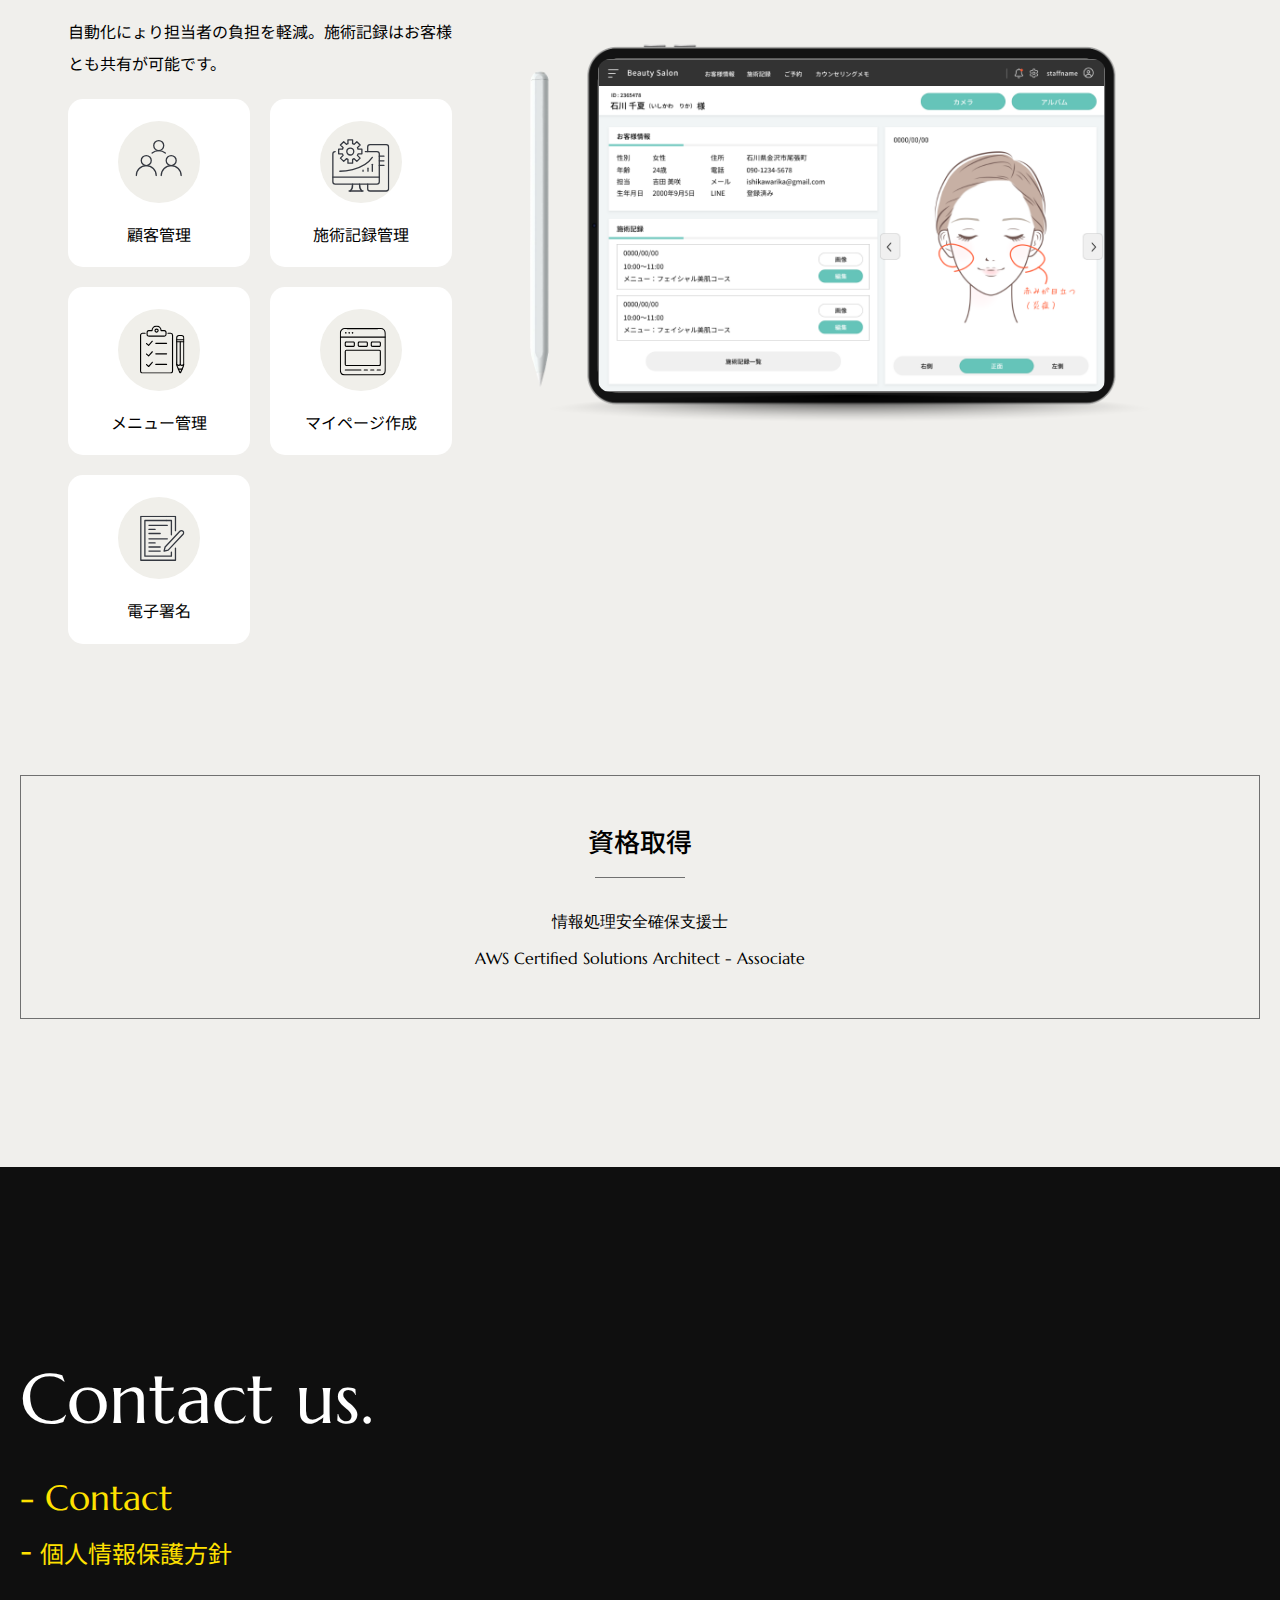
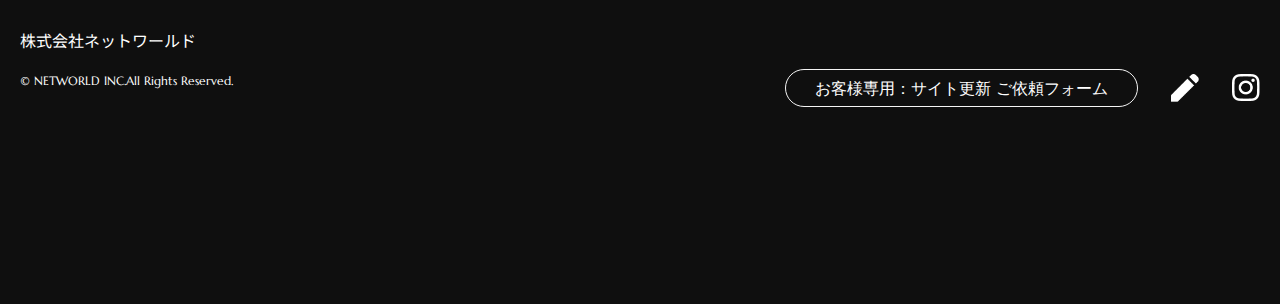
<file: develop/index.html>
<!DOCTYPE html>
<html lang="ja">
<head>
    <meta charset="UTF-8">
    <meta name="viewport" content="width=device-width, initial-scale=1.0">
    <title>システム開発 | 株式会社ネットワールド ｜ ホームページ制作・Webデザイン・映像制作・アプリ開発</title>
    <meta name="description" content="ネットワールドは富山・金沢・東京を拠点にホームページ制作・Web制作・映像制作・アプリ開発を行っています。">
    <link rel="shortcut icon" href="/assets/img/cmn/img-fav.png" type="image/x-icon">
    <link rel="stylesheet" href="/assets/css/reset.css">
    <link rel="stylesheet" href="/assets/css/common.css">
    <link rel="stylesheet" href="/assets/css/system.css">
    <script src="/assets/js/vender.js"></script>
</head>
<body class="-system">
    <h1 class="c_logo" id="c_logo">
        <a href="/">
            <img src="/assets/img/cmn/img-logo.svg" alt="株式会社ネットワールド" class="-no_open" width="44px" height="47px">
            <img src="/assets/img/cmn/img-logo-open.svg" alt="株式会社ネットワールド" class="-open" width="44px" height="47px">
        </a>
    </h1>
    <menu class="c_menu" id="c_menu">
        <span class="c_menu_bar -top"></span>
        <span class="c_menu_bar -btm"></span>
    </menu>
    <main class="c_main" id="c_main">
        <div class="c_inner">
            <header class="c_page_hd">
                <h1 class="c_page_hd_ttl">System Development</h1>
                <p class="c_page_hd_ttl -middle -sans">
                    DX、業務効率化、AI、自動化、新規事業をお考えの企業様へ。<br class="hide-sp">
                    必要な機能に絞った、シンプルで使いやすいシステム開発を行います。
                </p>
            </header>
            <section class="dev_intro -sans">
                <h2 class="dev_intro_ttl">システム開発の特長</h2>
                <ul class="dev_intro_list">
                    <li class="dev_cnt">
                        <figure>
                            <img src="/assets/img/dev/img-dev-intro01@2x.jpg" alt="" width="673" height="232">
                        </figure>
                        <div class="dev_cnt_info">
                            <h2 class="dev_cnt_ttl">柔軟でスピーディーなアジャイル開発</h2>
                            <p>
                                アジャイル開発を導入。設計・実装・テストを短期間で並列に実行し、従来の開発手法よりスピーディーにニーズや世の中の変化を取り入れたサービスを提供できます。
                            </p>
                        </div>
                    </li>
                    <li class="dev_cnt">
                        <figure>
                            <img src="/assets/img/dev/img-dev-intro02@2x.jpg" alt="" width="673" height="232">
                        </figure>
                        <div class="dev_cnt_info">
                            <h2 class="dev_cnt_ttl">シンプルな設計で予算を抑えた開発</h2>
                            <p>
                                余計な機能を省いたシンプル設計・ワンストップ対応によりコストを抑え、限られた予算内でリリースを実現。その後もビジネの成長にあわせた機能拡張が可能です。
                            </p>
                        </div>
                    </li>
                    <li class="dev_cnt">
                        <figure>
                            <img src="/assets/img/dev/img-dev-intro03@2x.jpg" alt="" width="673" height="232">
                        </figure>
                        <div class="dev_cnt_info">
                            <h2 class="dev_cnt_ttl">成功へと導くUI/UXデザイン</h2>
                            <p>
                                ユーザー目線で直感的に使いやすいインターフェイスをご提案。デザイン会社だからできるノウハウで、快適で心地よいUIデザインを提供。
                            </p>
                        </div>
                    </li>
                    <li class="dev_cnt">
                        <figure>
                            <img src="/assets/img/dev/img-dev-intro04@2x.jpg" alt="" width="673" height="232">
                        </figure>
                        <div class="dev_cnt_info">
                            <h2 class="dev_cnt_ttl">補助金申請など、専門家との連携</h2>
                            <p>
                                借入や補助金申請の書類作成とアドバイなど資金調達をサポートする専門家とも連携。スタートアップ企業を支援し、新たなサービスの創出を後押ししていきます。
                            </p>
                        </div>
                    </li>
                </ul>
            </section>
            <section class="dev_flow  -sans">
                <h2 class="dev_flow_ttl">システム開発の特長</h2>
                <figure class="dev_flow_fig">
                    <ul>
                        <li>打ち合わせ・調査</li>
                        <li>企画・お見積</li>
                        <li>設計</li>
                        <li>開発</li>
                        <li>テスト</li>
                        <li>リリース</li>
                        <li>保守管理</li>
                    </ul>
                </figure>
                <p class="dev_flow_txt">
                    アジャイル開発では、企画・設計・実装・テストまでをスピーディーに実行。<br>
                    小規模で頻繁なリリースやフィードバックを通じて、完成度を高めていきます。
                </p>
            </section>
            <section class="dev_cases">
                <header class="dev_case_hd">
                    <h2 class="dev_case_ttl">さまざまな課題を解決する機能<br class="vis-sp">（一例）</h2>
                    <p>お客様の課題にあわせて必要な機能の組み合わせや、オリジナル機能の構築を行います。</p>
                </header>
                <div class="dev_case_list -sans">
                    <article class="dev_case">
                        <div class="dev_case_atcl">
                            <div class="dev_case_cnt">
                                <h3 class="dev_case_ttl">顧客管理システム（CRM）</h3>
                                <p>
                                    顧客情報を一元管理することで、営業活動の効率化、顧客満足度の向上に役立ちます。
                                </p>
                                <ul>
                                    <li>
                                        <figure>
                                            <img src="/assets/img/dev/icon-case01.svg" alt="" width="82" height="82">
                                            <figcaption>顧客管理</figcaption>
                                        </figure>
                                    </li>
                                    <li>
                                        <figure>
                                            <img src="/assets/img/dev/icon-case03.svg" alt="" width="82" height="82">
                                            <figcaption>メール配信</figcaption>
                                        </figure>
                                    </li>
                                    <li>
                                        <figure>
                                            <img src="/assets/img/dev/icon-case03.svg" alt="" width="82" height="82">
                                            <figcaption>問い合わせ管理</figcaption>
                                        </figure>
                                    </li>
                                    <li>
                                        <figure>
                                            <img src="/assets/img/dev/icon-case04.svg" alt="" width="82" height="82">
                                            <figcaption>ドキュメント管理</figcaption>
                                        </figure>
                                    </li>
                                    <li>
                                        <figure>
                                            <img src="/assets/img/dev/icon-case05.svg" alt="" width="82" height="82">
                                            <figcaption>営業推進管理</figcaption>
                                        </figure>
                                    </li>
                                    <li>
                                        <figure>
                                            <img src="/assets/img/dev/icon-case06.svg" alt="" width="82" height="82">
                                            <figcaption>レポート作成</figcaption>
                                        </figure>
                                    </li>
                                </ul>
                            </div>
                            <div class="dev_case_photo">
                                <div class="dev_case_pc_frame">
                                    <div class="dev_case_fig -has_sp">
                                        <img src="/assets/img/dev/img-dev01@2x.png" alt="" width="565" height="436">
                                    </div>
                                    <img src="/assets/img/dev/img-dev-pc.png" alt="" width="744" height="436">
                                </div>
                            </div>
                        </div>
                        <p class="dev_arch">実績紹介：株式会社まなか様</p>
                    </article>
                    <article class="dev_case">
                        <div class="dev_case_atcl">
                            <div class="dev_case_cnt">
                                <h3 class="dev_case_ttl">求人情報管理システム</h3>
                                <p>
                                    求人情報の登録・管理・検索が簡単にできる、効率的な情報管理システムです。
                                </p>
                                <ul>
                                    <li>
                                        <figure>
                                            <img src="/assets/img/dev/icon-case01.svg" alt="" width="82" height="82">
                                            <figcaption>求人情報管理</figcaption>
                                        </figure>
                                    </li>
                                    <li>
                                        <figure>
                                            <img src="/assets/img/dev/icon-case07.svg" alt="" width="82" height="82">
                                            <figcaption>応募管理</figcaption>
                                        </figure>
                                    </li>
                                    <li>
                                        <figure>
                                            <img src="/assets/img/dev/icon-case08.svg" alt="" width="82" height="82">
                                            <figcaption>スカウト機能</figcaption>
                                        </figure>
                                    </li>
                                    <li>
                                        <figure>
                                            <img src="/assets/img/dev/icon-case09.svg" alt="" width="82" height="82">
                                            <figcaption>インターンシップ<br>情報管理</figcaption>
                                        </figure>
                                    </li>
                                    <li>
                                        <figure>
                                            <img src="/assets/img/dev/icon-case10.svg" alt="" width="82" height="82">
                                            <figcaption>企業ページ作成</figcaption>
                                        </figure>
                                    </li>
                                    <li>
                                        <figure>
                                            <img src="/assets/img/dev/icon-case06.svg" alt="" width="82" height="82">
                                            <figcaption>レポート作成</figcaption>
                                        </figure>
                                    </li>
                                </ul>
                            </div>
                            <div class="dev_case_photo">
                                <div class="dev_case_pc_frame">
                                    <div class="dev_case_fig -has_sp">
                                        <img src="/assets/img/dev/img-dev02@2x.png" alt="" width="565" height="436">
                                        <div class="dev_case_sp">
                                            <div class="dev_case_sp_fig">
                                                <img src="/assets/img/dev/img-dev02-sp@2x.png" alt="" width="109" height="214">
                                            </div>
                                            <img src="/assets/img/dev/img-dev-sp.png" alt="" width="150" height="278">
                                        </div>
                                    </div>
                                    <img src="/assets/img/dev/img-dev-pc.png" alt="" width="744" height="436">
                                </div>
                            </div>
                        </div>
                        <p class="dev_arch">実績紹介：富山県様（<a href="https://shukatsu-line.pref.toyama.lg.jp/" target="_blank" rel="noopener noreferrer">就活ラインとやま</a>）、人材プロオフィス様（<a href="https://www.ii-shigoto.com/" target="_blank" rel="noopener noreferrer">いい仕事ドットコム</a>）</p>
                    </article>
                    <article class="dev_case">
                        <div class="dev_case_atcl">
                            <div class="dev_case_cnt">
                                <h3 class="dev_case_ttl">顧客管理システム（CRM）</h3>
                                <p>
                                    大手の物件ポータルサイトから自社サイトへデータを連動することも可能です。
                                </p>
                                <ul>
                                    <li>
                                        <figure>
                                            <img src="/assets/img/dev/icon-case11.svg" alt="" width="82" height="82">
                                            <figcaption>物件情報管理</figcaption>
                                        </figure>
                                    </li>
                                    <li>
                                        <figure>
                                            <img src="/assets/img/dev/icon-case03.svg" alt="" width="82" height="82">
                                            <figcaption>反響メール管理</figcaption>
                                        </figure>
                                    </li>
                                    <li>
                                        <figure>
                                            <img src="/assets/img/dev/icon-case14.svg" alt="" width="82" height="82">
                                            <figcaption>物件情報PDF出力</figcaption>
                                        </figure>
                                    </li>
                                    <li>
                                        <figure>
                                            <img src="/assets/img/dev/icon-case15.svg" alt="" width="82" height="82">
                                            <figcaption>他のサービス<br>との連携</figcaption>
                                        </figure>
                                    </li>
                                    <li>
                                        <figure>
                                            <img src="/assets/img/dev/icon-case16.svg" alt="" width="82" height="82">
                                            <figcaption>物件検索サイト作成</figcaption>
                                        </figure>
                                    </li>
                                    <li>
                                        <figure>
                                            <img src="/assets/img/dev/icon-case17.svg" alt="" width="82" height="82">
                                            <figcaption>レポート作成</figcaption>
                                        </figure>
                                    </li>
                                </ul>
                            </div>
                            <div class="dev_case_photo">
                                <div class="dev_case_pc_frame">
                                    <div class="dev_case_fig -has_sp">
                                        <img src="/assets/img/dev/img-dev03@2x.png" alt="" width="565" height="436">
                                        <div class="dev_case_sp">
                                            <div class="dev_case_sp_fig">
                                                <img src="/assets/img/dev/img-dev03-sp@2x.png" alt="" width="109" height="214">
                                            </div>
                                            <img src="/assets/img/dev/img-dev-sp.png" alt="" width="150" height="278">
                                        </div>
                                    </div>
                                    <img src="/assets/img/dev/img-dev-pc.png" alt="" width="744" height="436">
                                </div>
                            </div>
                        </div>
                        <p class="dev_arch">実績紹介：朝日不動産株式会社様（<a href="https://www.hakken.net/" target="_blank" rel="noopener noreferrer">お部屋ハッケン物語</a>）、平田不動産様（<a href="https://www.hiratafudousan.com/property/" target="_blank" rel="noopener noreferrer">物件検索サイト</a>）、<a href="https://vivi-f.jp/" target="_blank" rel="noopener noreferrer">ViVi不動産様</a></p>
                    </article>
                    <article class="dev_case">
                        <div class="dev_case_atcl">
                            <div class="dev_case_cnt">
                                <h3 class="dev_case_ttl">予約管理システム</h3>
                                <p>
                                    セミナーの予約やオンライン相談予約など、柔軟にカスタマイズできます。
                                </p>
                                <ul>
                                    <li>
                                        <figure>
                                            <img src="/assets/img/dev/icon-case09.svg" alt="" width="82" height="82">
                                            <figcaption>予約管理</figcaption>
                                        </figure>
                                    </li>
                                    <li>
                                        <figure>
                                            <img src="/assets/img/dev/icon-case18.svg" alt="" width="82" height="82">
                                            <figcaption>予約状態管理</figcaption>
                                        </figure>
                                    </li>
                                    <li>
                                        <figure>
                                            <img src="/assets/img/dev/icon-case19.svg" alt="" width="82" height="82">
                                            <figcaption>スケジュール管理</figcaption>
                                        </figure>
                                    </li>
                                    <li>
                                        <figure>
                                            <img src="/assets/img/dev/icon-case20.svg" alt="" width="82" height="82">
                                            <figcaption>セミナー・教室などの<br>ページ作成</figcaption>
                                        </figure>
                                    </li>
                                    <li>
                                        <figure>
                                            <img src="/assets/img/dev/icon-case21.svg" alt="" width="82" height="82">
                                            <figcaption>オンライン相談予約<br>にも対応</figcaption>
                                        </figure>
                                    </li>
                                </ul>
                            </div>
                            <div class="dev_case_photo">
                                <div class="dev_case_pc_frame">
                                    <div class="dev_case_fig -has_sp">
                                        <img src="/assets/img/dev/img-dev04@2x.png" alt="" width="565" height="436">
                                        <div class="dev_case_sp">
                                            <div class="dev_case_sp_fig">
                                                <img src="/assets/img/dev/img-dev04-sp@2x.png" alt="" width="109" height="214">
                                            </div>
                                            <img src="/assets/img/dev/img-dev-sp.png" alt="" width="150" height="278">
                                        </div>
                                    </div>
                                    <img src="/assets/img/dev/img-dev-pc.png" alt="" width="744" height="436">
                                </div>
                            </div>
                        </div>
                        <p class="dev_arch">実績紹介：小松製作所様（こまつの杜 団体予約システム）、戸井鮮魚様（ボートフィッシングツアー予約）</p>
                    </article>
                    <article class="dev_case">
                        <div class="dev_case_atcl">
                            <div class="dev_case_cnt">
                                <h3 class="dev_case_ttl">電子カルテ</h3>
                                <p>
                                    自動化にょり担当者の負担を軽減。施術記録はお客様とも共有が可能です。
                                </p>
                                <ul>
                                    <li>
                                        <figure>
                                            <img src="/assets/img/dev/icon-case01.svg" alt="" width="82" height="82">
                                            <figcaption>顧客管理</figcaption>
                                        </figure>
                                    </li>
                                    <li>
                                        <figure>
                                            <img src="/assets/img/dev/icon-case11.svg" alt="" width="82" height="82">
                                            <figcaption>施術記録管理</figcaption>
                                        </figure>
                                    </li>
                                    <li>
                                        <figure>
                                            <img src="/assets/img/dev/icon-case22.svg" alt="" width="82" height="82">
                                            <figcaption>メニュー管理</figcaption>
                                        </figure>
                                    </li>
                                    <li>
                                        <figure>
                                            <img src="/assets/img/dev/icon-case10.svg" alt="" width="82" height="82">
                                            <figcaption>マイページ作成</figcaption>
                                        </figure>
                                    </li>
                                    <li>
                                        <figure>
                                            <img src="/assets/img/dev/icon-case23.svg" alt="" width="82" height="82">
                                            <figcaption>電子署名</figcaption>
                                        </figure>
                                    </li>
                                </ul>
                            </div>
                            <div class="dev_case_photo">
                                <div class="dev_case_pc_frame">
                                    <div class="dev_case_fig -tab">
                                        <img src="/assets/img/dev/img-dev05@2x.png" alt="" width="507" height="358">
                                    </div>
                                    <img src="/assets/img/dev/img-dev-tab.png" alt="" width="771" height="434">
                                </div>
                            </div>
                        </div>
                    </article>
                </div>
            </section>
            <section class="dev_cert">
                <h2 class="dev_cert_ttl -sans">資格取得</h2>
                <ul>
                    <li>情報処理安全確保支援士</li>
                    <li>AWS Certified Solutions Architect - Associate</li>
                </ul>
            </section>
        </div>
    </main>
    <footer class="c_ft" id="c_ft">
        <div class="c_inner">
            <div class="c_ft_row">
                <div class="c_ft_col">
                    <div class="c_ft_main">
                        <h2 class="c_ft_ttl">Contact us.</h2>
                        <p class="c_ft_txt">Webを中心としたブランディングやデジタルマーケティングに興味のある方、相談したい方、<br class="hide-sp">撮影やプロモーションビデオなどをつくりたい方、<br
                                class="hide-sp">Webサイトの管理にお困りの方など、お気軽にご連絡ください。
                        </p>
                    </div>
                    <div class="c_ft_links">
                        <a href="/contact/">Contact</a>
                        <a href="/policy/" class="-sans"><span>個人情報保護方針</span></a>
                    </div>
                    <p class="c_ft_corpname -sans"><small>株式会社ネットワールド</small></p>
                    <p class="c_ft_copy"><small>© NETWORLD INC.All Rights Reserved.</small></p>
                </div>
                <div class="c_ft_col">
                    <dl class="c_ft_sns">
                        <dd>
                            <a href="/request/" class="c_ft_req">お客様専用：サイト更新 ご依頼フォーム</a>
                        </dd>
                        <dd>
                            <a href="/topics/">
                                <img src="/assets/img/cmn/icon-tp.png" alt="Topics" width="28" height="27">
                            </a>
                        </dd>
                        <dd>
                            <a href="https://www.instagram.com/networld1996/" target="_blank">
                                <img src="/assets/img/cmn/icon-ig.png" alt="Instagram" width="28" height="27">
                            </a>
                        </dd>
                    </dl>
                </div>
            </div>
        </div>
    </footer>
    <nav class="c_nav" id="c_nav">
        <div class="c_nav_cover"></div>
        <ul class="c_nav_list">
            <li class="-service"><a href="/service/">Service<span class="-sans">サービス</span></a></li>
            <li class="-system"><a href="/develop/">System<span class="-sans">システム開発</span></a></li>
            <li class="-works"><a href="/works/">Works<span class="-sans">制作事例</span></a></li>
            <li class="-about"><a href="/about/">About<span class="-sans">会社紹介</span></a></li>
            <li class="-recruit"><a href="/recruit/">Recruit<span class="-sans">採用情報</span></a></li>
            <li class="vis-sp"><a href="/topics/">Topics<span class="-sans">お知らせ</span></a></li>
            <li class="-contact"><a href="/contact/">Contact<span class="-sans">お問い合わせ</span></a></li>
        </ul>
        <div id="c_nav_bg" class="c_nav_bg"></div>
    </nav>
    <div id="c_cursor" class="c_cursor hide-sp"><div></div></div>
</body>
<script src="/assets/js/main.js"></script>
</html>
</file>
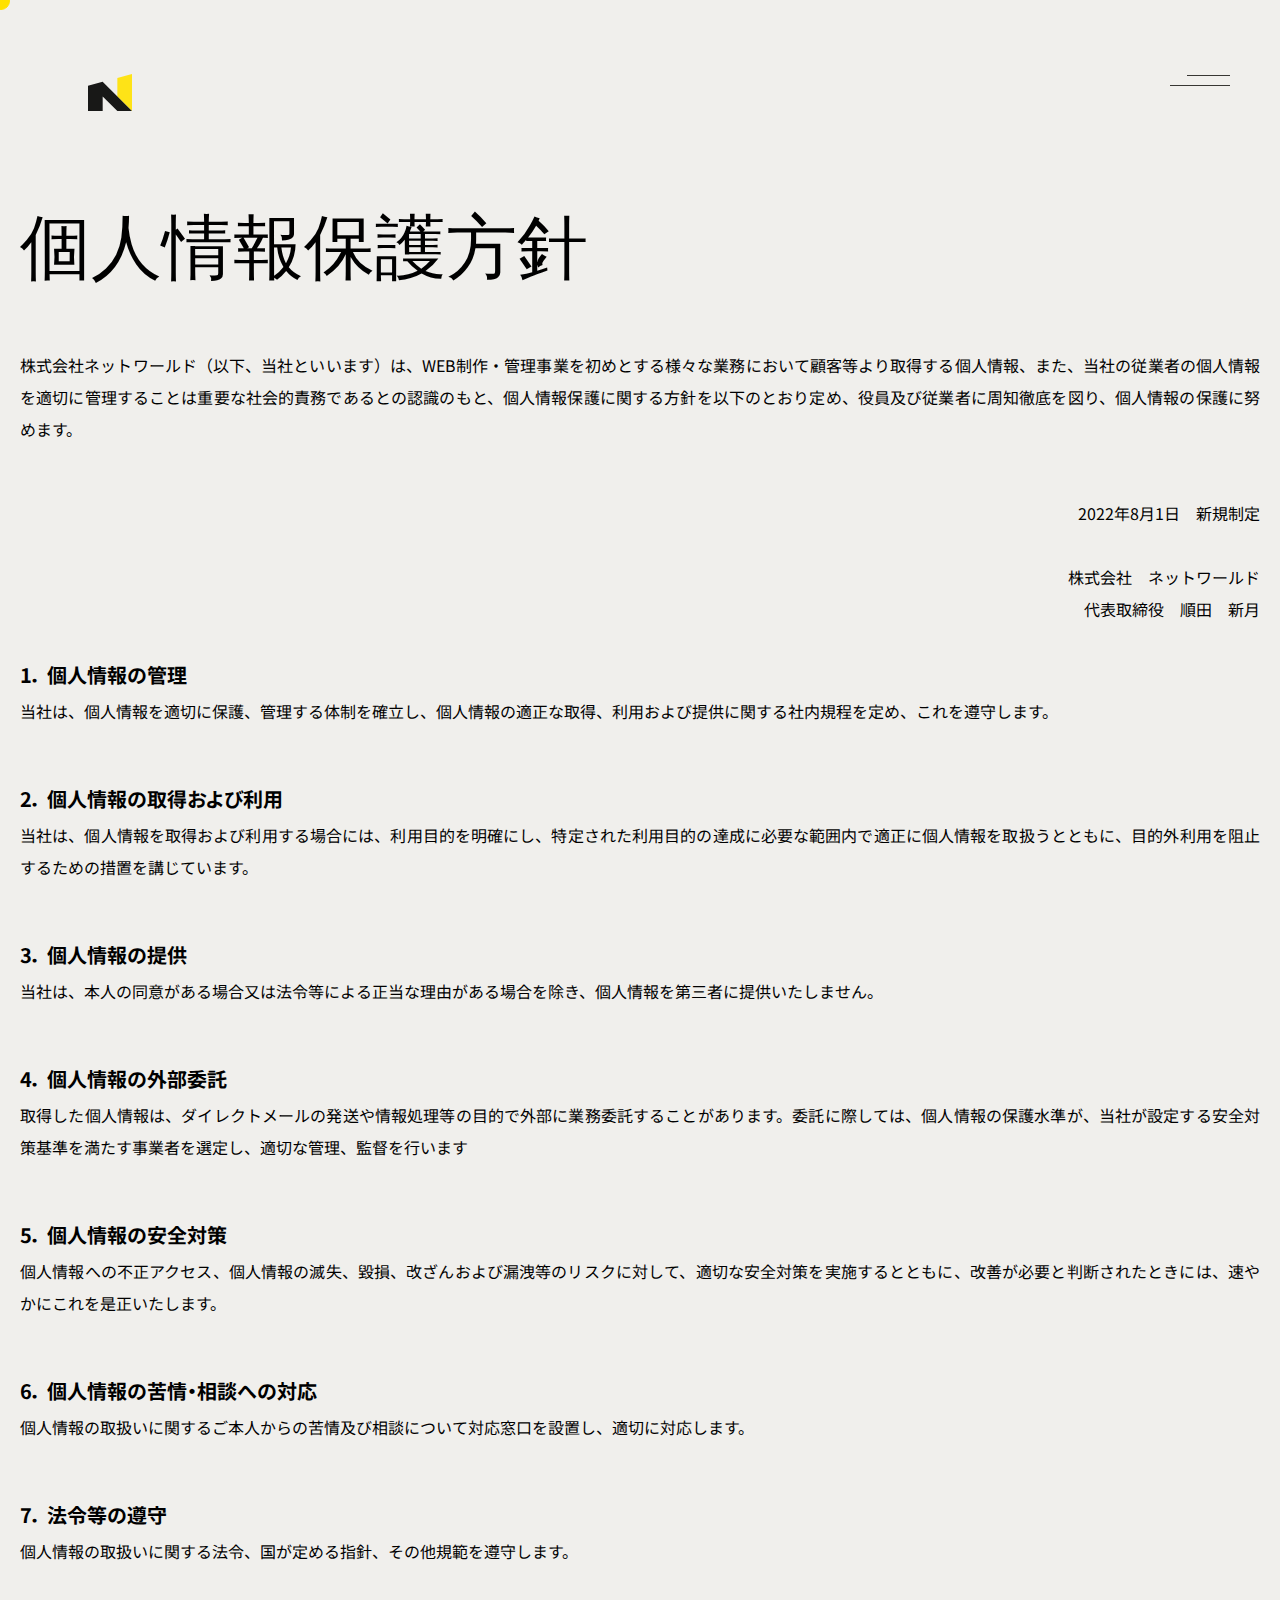
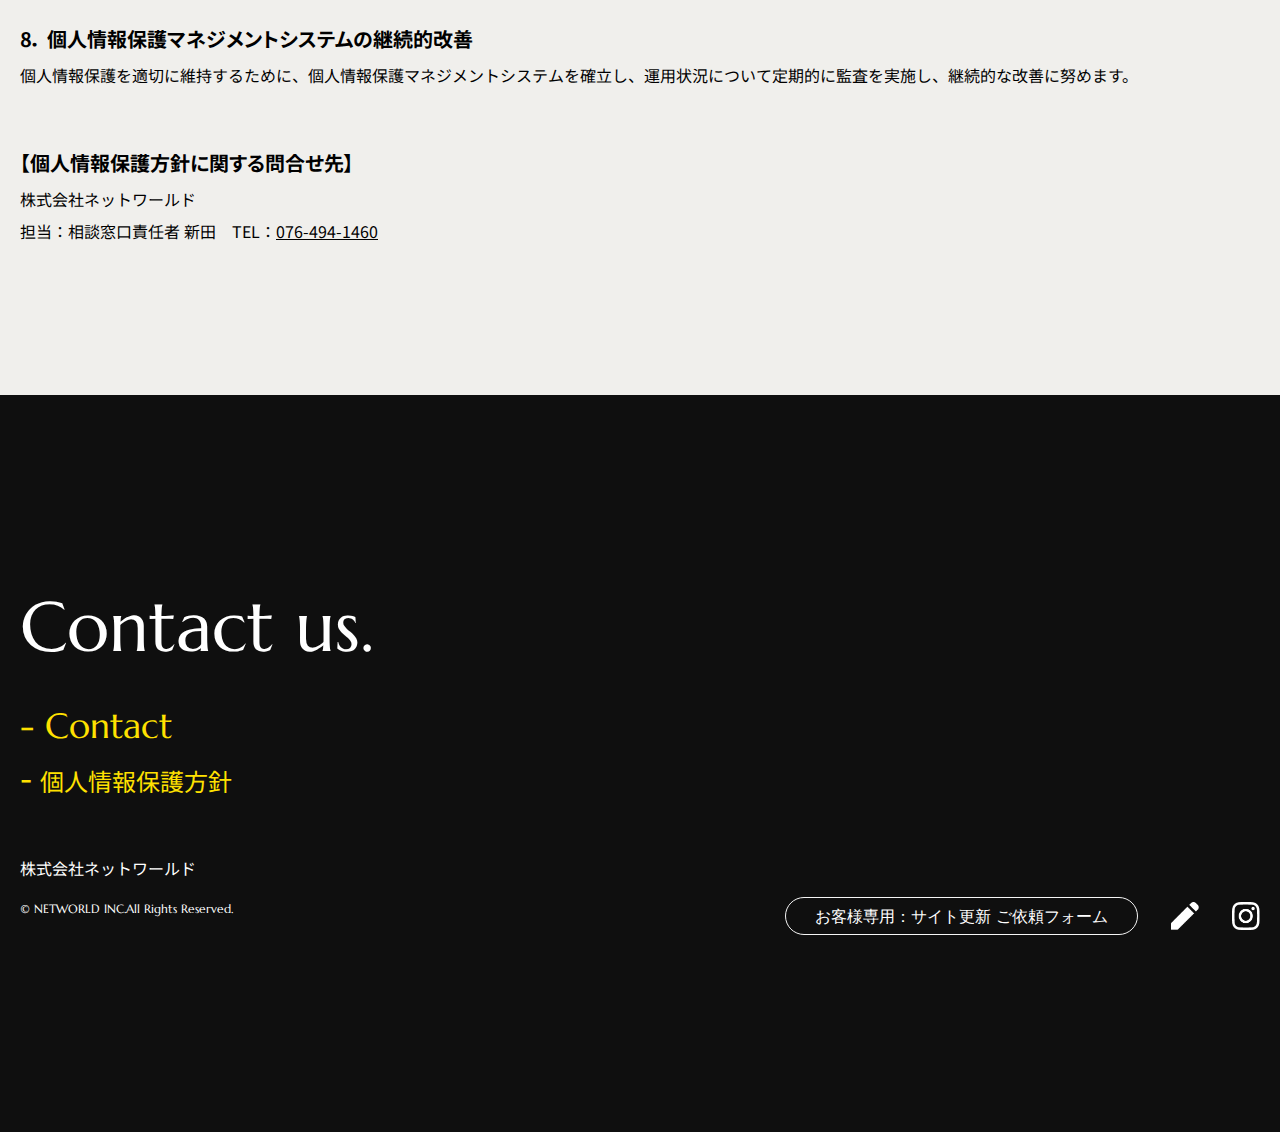
<file: policy/index.html>
<!DOCTYPE html>
<html lang="ja">
<head>
    <meta charset="UTF-8">
    <meta name="viewport" content="width=device-width, initial-scale=1.0">
    <title>個人情報保護方針 | 株式会社ネットワールド ｜ ホームページ制作・Webデザイン・映像制作・アプリ開発</title>
    <meta name="description" content="ネットワールドはホームページ制作・Web制作を中心にブランディング・CMS構築・ECサイト制作・アプリ開発・撮影・映像制作・DTPなど、幅広い制作を行っています。">
    <link rel="shortcut icon" href="/assets/img/cmn/img-fav.png" type="image/x-icon">
    <link rel="stylesheet" href="/assets/css/reset.css">
    <link rel="stylesheet" href="/assets/css/common.css">
    <script src="/assets/js/vender.js"></script>
</head>
<body class="-contact">
    <h1 class="c_logo" id="c_logo">
        <a href="/">
            <img src="/assets/img/cmn/img-logo.svg" alt="株式会社ネットワールド" class="-no_open" width="44px" height="47px">
            <img src="/assets/img/cmn/img-logo-open.svg" alt="株式会社ネットワールド" class="-open" width="44px" height="47px">
        </a>
    </h1>
    <menu class="c_menu" id="c_menu">
        <span class="c_menu_bar -top"></span>
        <span class="c_menu_bar -btm"></span>
    </menu>
    <main class="c_main" id="c_main">
        <div class="c_inner">
            <header class="c_page_hd">
                <h1 class="c_page_hd_ttl">個人情報保護方針</h1>
                <p class="c_page_txt -sans">株式会社ネットワールド（以下、当社といいます）は、WEB制作・管理事業を初めとする様々な業務において顧客等より取得する個人情報、また、当社の従業者の個人情報を適切に管理することは重要な社会的責務であるとの認識のもと、個人情報保護に関する方針を以下のとおり定め、役員及び従業者に周知徹底を図り、個人情報の保護に努めます。<br><br></p>
                <p class="c_page_txt -sans" style="text-align:right;">
                    2022年8月1日　新規制定<br><br>
                    株式会社　ネットワールド<br>
                    代表取締役　順田　新月
                </p>
            </header>
            <article>
                <h2 class="c_page_hd_txt -sans">1． 個人情報の管理</h2>
                <p class="c_page_txt -sans">当社は、個人情報を適切に保護、管理する体制を確立し、個人情報の適正な取得、利用および提供に関する社内規程を定め、これを遵守します。<br><br></p>
            </article>
            <article>
                <h2 class="c_page_hd_txt -sans">2． 個人情報の取得および利用</h2>
                <p class="c_page_txt -sans">当社は、個人情報を取得および利用する場合には、利用目的を明確にし、特定された利用目的の達成に必要な範囲内で適正に個人情報を取扱うとともに、目的外利用を阻止するための措置を講じています。<br><br></p>
            </article>
            <article>
                <h2 class="c_page_hd_txt -sans">3． 個人情報の提供</h2>
                <p class="c_page_txt -sans">当社は、本人の同意がある場合又は法令等による正当な理由がある場合を除き、個人情報を第三者に提供いたしません。<br><br></p>
            </article>
            <article>
                <h2 class="c_page_hd_txt -sans">4． 個人情報の外部委託</h2>
                <p class="c_page_txt -sans">取得した個人情報は、ダイレクトメールの発送や情報処理等の目的で外部に業務委託することがあります。委託に際しては、個人情報の保護水準が、当社が設定する安全対策基準を満たす事業者を選定し、適切な管理、監督を行います<br><br></p>
            </article>
            <article>
                <h2 class="c_page_hd_txt -sans">5． 個人情報の安全対策</h2>
                <p class="c_page_txt -sans">個人情報への不正アクセス、個人情報の滅失、毀損、改ざんおよび漏洩等のリスクに対して、適切な安全対策を実施するとともに、改善が必要と判断されたときには、速やかにこれを是正いたします。<br><br></p>
            </article>
            <article>
                <h2 class="c_page_hd_txt -sans">6． 個人情報の苦情・相談への対応</h2>
                <p class="c_page_txt -sans">個人情報の取扱いに関するご本人からの苦情及び相談について対応窓口を設置し、適切に対応します。<br><br></p>
            </article>
            <article>
                <h2 class="c_page_hd_txt -sans">7． 法令等の遵守</h2>
                <p class="c_page_txt -sans">個人情報の取扱いに関する法令、国が定める指針、その他規範を遵守します。<br><br></p>
            </article>
            <article>
                <h2 class="c_page_hd_txt -sans">8． 個人情報保護マネジメントシステムの継続的改善</h2>
                <p class="c_page_txt -sans">個人情報保護を適切に維持するために、個人情報保護マネジメントシステムを確立し、運用状況について定期的に監査を実施し、継続的な改善に努めます。<br><br></p>
            </article>
            <article>
                <h2 class="c_page_hd_txt -sans">【個人情報保護方針に関する問合せ先】</h2>
                <p class="c_page_txt -sans">株式会社ネットワールド<br>担当：相談窓口責任者 新田　TEL：<a href="tel:+076-494-1460">076-494-1460</a></p>
            </article>
        </div>
    </main>
    <footer class="c_ft" id="c_ft">
        <div class="c_inner">
            <div class="c_ft_row">
                <div class="c_ft_col">
                    <div class="c_ft_main">
                        <h2 class="c_ft_ttl">Contact us.</h2>
                        <p class="c_ft_txt">Webを中心としたブランディングやデジタルマーケティングに興味のある方、相談したい方、<br class="hide-sp">撮影やプロモーションビデオなどをつくりたい方、<br
                                class="hide-sp">Webサイトの管理にお困りの方など、お気軽にご連絡ください。
                        </p>
                    </div>
                    <div class="c_ft_links">
                        <a href="/contact/">Contact</a>
                        <a href="/policy/" class="-sans"><span>個人情報保護方針</span></a>
                    </div>
                    <p class="c_ft_corpname -sans"><small>株式会社ネットワールド</small></p>
                    <p class="c_ft_copy"><small>© NETWORLD INC.All Rights Reserved.</small></p>
                </div>
                <div class="c_ft_col">
                    <dl class="c_ft_sns">
                        <dd>
                            <a href="/request/" class="c_ft_req">お客様専用：サイト更新 ご依頼フォーム</a>
                        </dd>
                        <dd>
                            <a href="/topics/">
                                <img src="/assets/img/cmn/icon-tp.png" alt="Topics" width="28" height="27">
                            </a>
                        </dd>
                        <dd>
                            <a href="https://www.instagram.com/networld1996/" target="_blank">
                                <img src="/assets/img/cmn/icon-ig.png" alt="Instagram" width="28" height="27">
                            </a>
                        </dd>
                    </dl>
                </div>
            </div>
        </div>
    </footer>
    <nav class="c_nav" id="c_nav">
        <div class="c_nav_cover"></div>
        <ul class="c_nav_list">
            <li class="-service"><a href="/service/">Service<span class="-sans">サービス</span></a></li>
            <li class="-system"><a href="/develop/">System<span class="-sans">システム開発</span></a></li>
            <li class="-works"><a href="/works/">Works<span class="-sans">制作事例</span></a></li>
            <li class="-about"><a href="/about/">About<span class="-sans">会社紹介</span></a></li>
            <li class="-recruit"><a href="/recruit/">Recruit<span class="-sans">採用情報</span></a></li>
            <li class="vis-sp"><a href="/topics/">Topics<span class="-sans">お知らせ</span></a></li>
            <li class="-contact"><a href="/contact/">Contact<span class="-sans">お問い合わせ</span></a></li>
        </ul>
        <div id="c_nav_bg" class="c_nav_bg"></div>
    </nav>
    <div id="c_cursor" class="c_cursor hide-sp"><div></div></div>
</body>
<script src="/assets/js/main.js"></script>
</html>
</file>
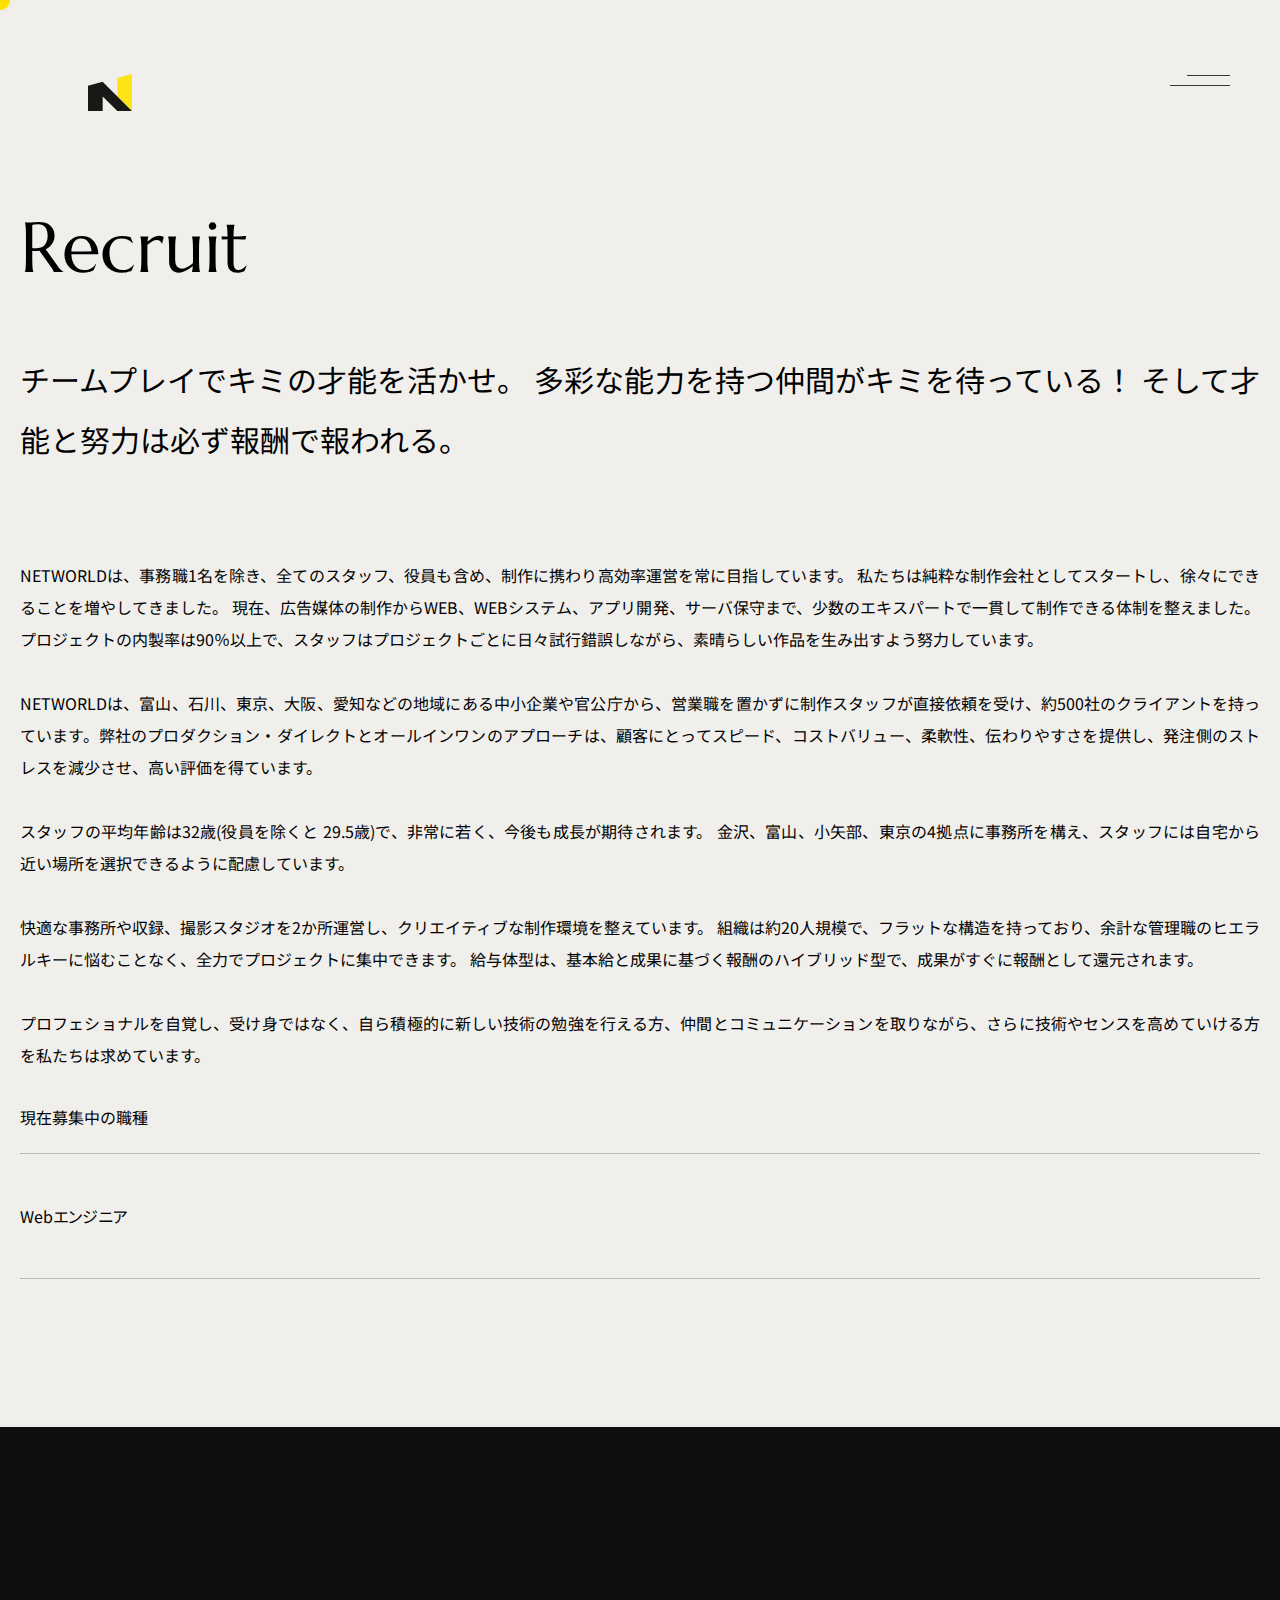
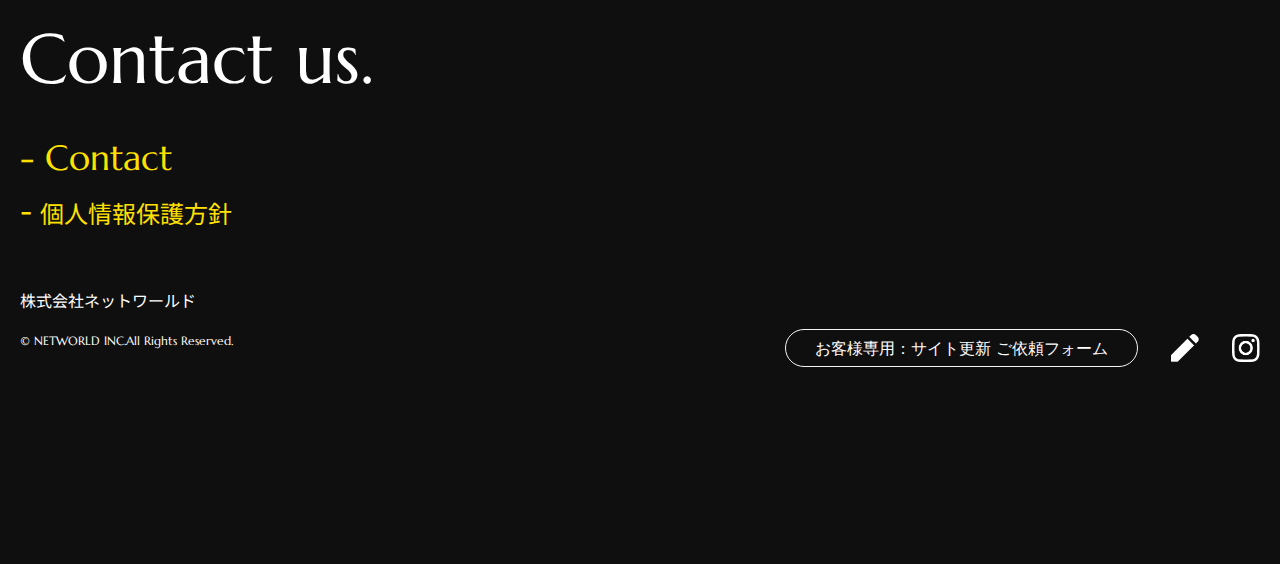
<file: recruit/index.html>
<!DOCTYPE html>
<html lang="ja">
<head>
    <meta charset="UTF-8">
    <meta name="viewport" content="width=device-width, initial-scale=1.0">
    <title>Recruit | 株式会社ネットワールド ｜ ホームページ制作・Webデザイン・映像制作・アプリ開発</title>
    <meta name="description" content="ネットワールドのお知らせについてご紹介いたします。">
    <link rel="shortcut icon" href="/assets/img/cmn/img-fav.png" type="image/x-icon">
    <link rel="stylesheet" href="/assets/css/reset.css">
    <link rel="stylesheet" href="/assets/css/common.css">
    <link rel="stylesheet" href="/assets/css/article.css">
    <script src="/assets/js/vender.js"></script>
</head>
<body class="-article">
    <h1 class="c_logo" id="c_logo">
        <a href="/">
            <img src="/assets/img/cmn/img-logo.svg" alt="株式会社ネットワールド" class="-no_open" width="44px" height="47px">
            <img src="/assets/img/cmn/img-logo-open.svg" alt="株式会社ネットワールド" class="-open" width="44px" height="47px">
        </a>
    </h1>
    <menu class="c_menu" id="c_menu">
        <span class="c_menu_bar -top"></span>
        <span class="c_menu_bar -btm"></span>
    </menu>
    <main class="c_main" id="c_main">
        <div class="c_inner">
            <header class="c_page_hd">
                <h1 class="c_page_hd_ttl">Recruit</h1>
                <p class="c_page_hd_ttl -middle -sans">
                    チームプレイでキミの才能を活かせ。
                    多彩な能力を持つ仲間がキミを待っている！
                    そして才能と努力は必ず報酬で報われる。<br><br>
                </p>
                <p class="-sans">
                    NETWORLDは、事務職1名を除き、全てのスタッフ、役員も含め、制作に携わり高効率運営を常に目指しています。 私たちは純粋な制作会社としてスタートし、徐々にできることを増やしてきました。 現在、広告媒体の制作からWEB、WEBシステム、アプリ開発、サーバ保守まで、少数のエキスパートで一貫して制作できる体制を整えました。 プロジェクトの内製率は90％以上で、スタッフはプロジェクトごとに日々試行錯誤しながら、素晴らしい作品を生み出すよう努力しています。<br><br>
                    NETWORLDは、富山、石川、東京、大阪、愛知などの地域にある中小企業や官公庁から、営業職を置かずに制作スタッフが直接依頼を受け、約500社のクライアントを持っています。弊社のプロダクション・ダイレクトとオールインワンのアプローチは、顧客にとってスピード、コストバリュー、柔軟性、伝わりやすさを提供し、発注側のストレスを減少させ、高い評価を得ています。<br><br>
                    スタッフの平均年齢は32歳(役員を除くと 29.5歳)で、非常に若く、今後も成長が期待されます。 金沢、富山、小矢部、東京の4拠点に事務所を構え、スタッフには自宅から近い場所を選択できるように配慮しています。<br><br>
                    快適な事務所や収録、撮影スタジオを2か所運営し、クリエイティブな制作環境を整えています。 組織は約20人規模で、フラットな構造を持っており、余計な管理職のヒエラルキーに悩むことなく、全力でプロジェクトに集中できます。 給与体型は、基本給と成果に基づく報酬のハイブリッド型で、成果がすぐに報酬として還元されます。<br><br>
                    プロフェショナルを自覚し、受け身ではなく、自ら積極的に新しい技術の勉強を行える方、仲間とコミュニケーションを取りながら、さらに技術やセンスを高めていける方を私たちは求めています。
                </p>
            </header>
            <p class="-sans">現在募集中の職種</p>
            <ul class="acl_list -sans">
                <li>
                    <a href="single.html">
                        <h3 class="acl_ttl">Webエンジニア</h3>
                    </a>
                </li>
            </ul>
        </div>
    </main>
    <footer class="c_ft" id="c_ft">
        <div class="c_inner">
            <div class="c_ft_row">
                <div class="c_ft_col">
                    <div class="c_ft_main">
                        <h2 class="c_ft_ttl">Contact us.</h2>
                        <p class="c_ft_txt">Webを中心としたブランディングやデジタルマーケティングに興味のある方、相談したい方、<br class="hide-sp">撮影やプロモーションビデオなどをつくりたい方、<br
                                class="hide-sp">Webサイトの管理にお困りの方など、お気軽にご連絡ください。
                        </p>
                    </div>
                    <div class="c_ft_links">
                        <a href="/contact/">Contact</a>
                        <a href="/policy/" class="-sans"><span>個人情報保護方針</span></a>
                    </div>
                    <p class="c_ft_corpname -sans"><small>株式会社ネットワールド</small></p>
                    <p class="c_ft_copy"><small>© NETWORLD INC.All Rights Reserved.</small></p>
                </div>
                <div class="c_ft_col">
                    <dl class="c_ft_sns">
                        <dd>
                            <a href="/request/" class="c_ft_req">お客様専用：サイト更新 ご依頼フォーム</a>
                        </dd>
                        <dd>
                            <a href="/topics/">
                                <img src="/assets/img/cmn/icon-tp.png" alt="Topics" width="28" height="27">
                            </a>
                        </dd>
                        <dd>
                            <a href="https://www.instagram.com/networld1996/" target="_blank">
                                <img src="/assets/img/cmn/icon-ig.png" alt="Instagram" width="28" height="27">
                            </a>
                        </dd>
                    </dl>
                </div>
            </div>
        </div>
    </footer>
    <nav class="c_nav" id="c_nav">
        <div class="c_nav_cover"></div>
        <ul class="c_nav_list">
            <li class="-service"><a href="/service/">Service<span class="-sans">サービス</span></a></li>
            <li class="-system"><a href="/develop/">System<span class="-sans">システム開発</span></a></li>
            <li class="-works"><a href="/works/">Works<span class="-sans">制作事例</span></a></li>
            <li class="-about"><a href="/about/">About<span class="-sans">会社紹介</span></a></li>
            <li class="-recruit"><a href="/recruit/">Recruit<span class="-sans">採用情報</span></a></li>
            <li class="vis-sp"><a href="/topics/">Topics<span class="-sans">お知らせ</span></a></li>
            <li class="-contact"><a href="/contact/">Contact<span class="-sans">お問い合わせ</span></a></li>
        </ul>
        <div id="c_nav_bg" class="c_nav_bg"></div>
    </nav>
    <div id="c_cursor" class="c_cursor hide-sp"><div></div></div>
</body>
<script src="/assets/js/main.js"></script>
</html>
</file>
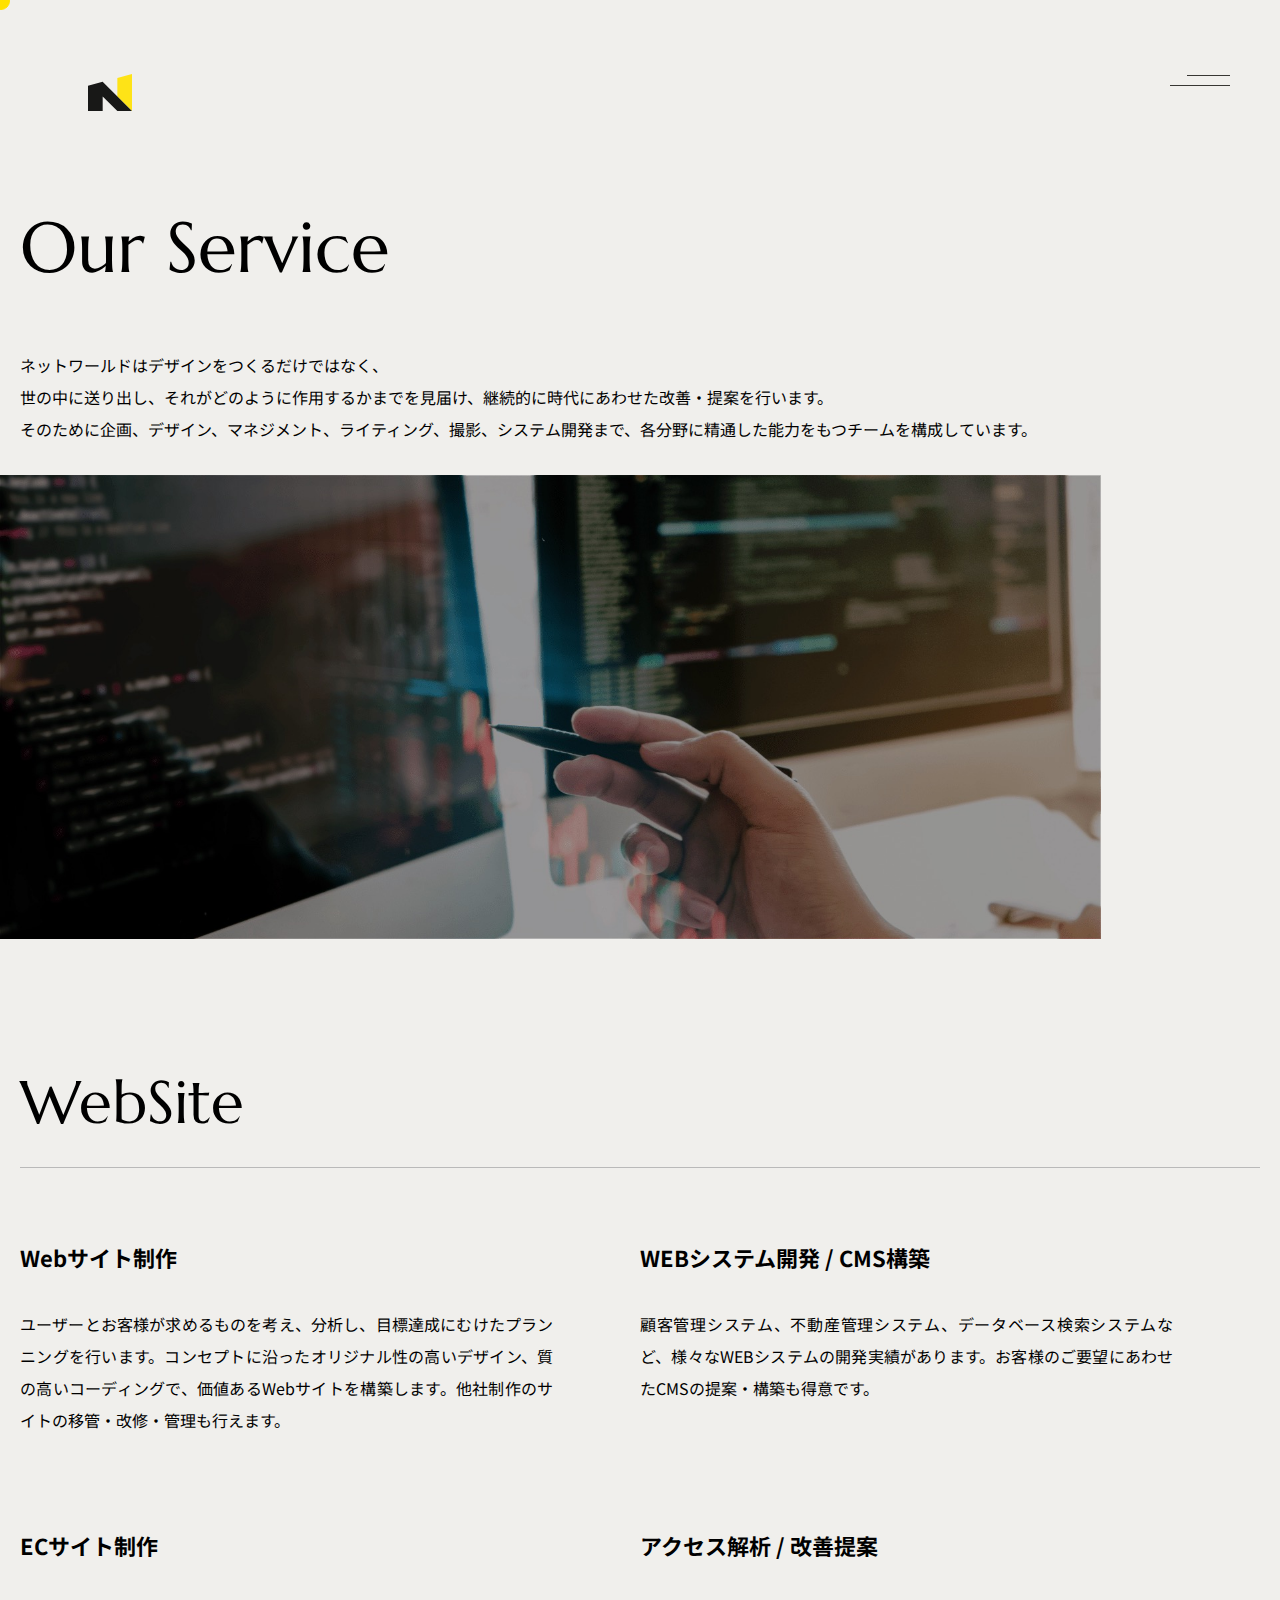
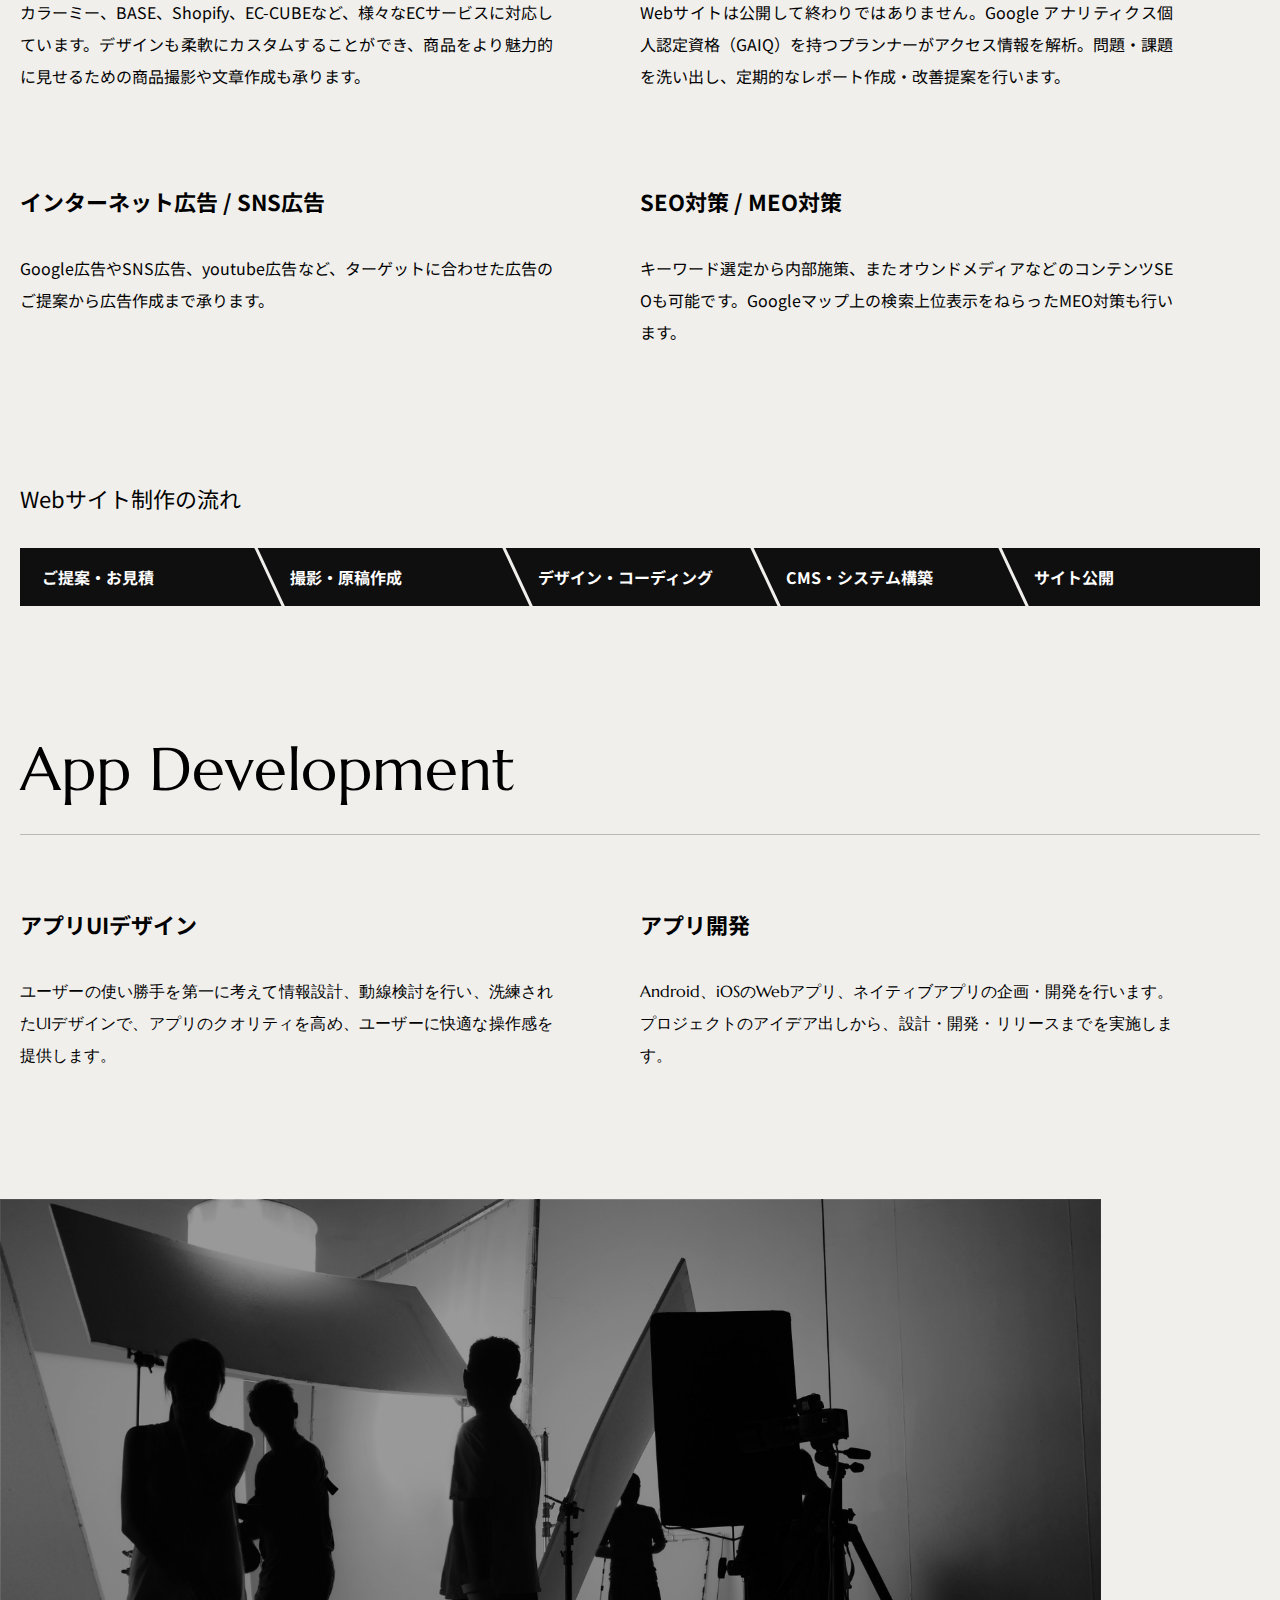
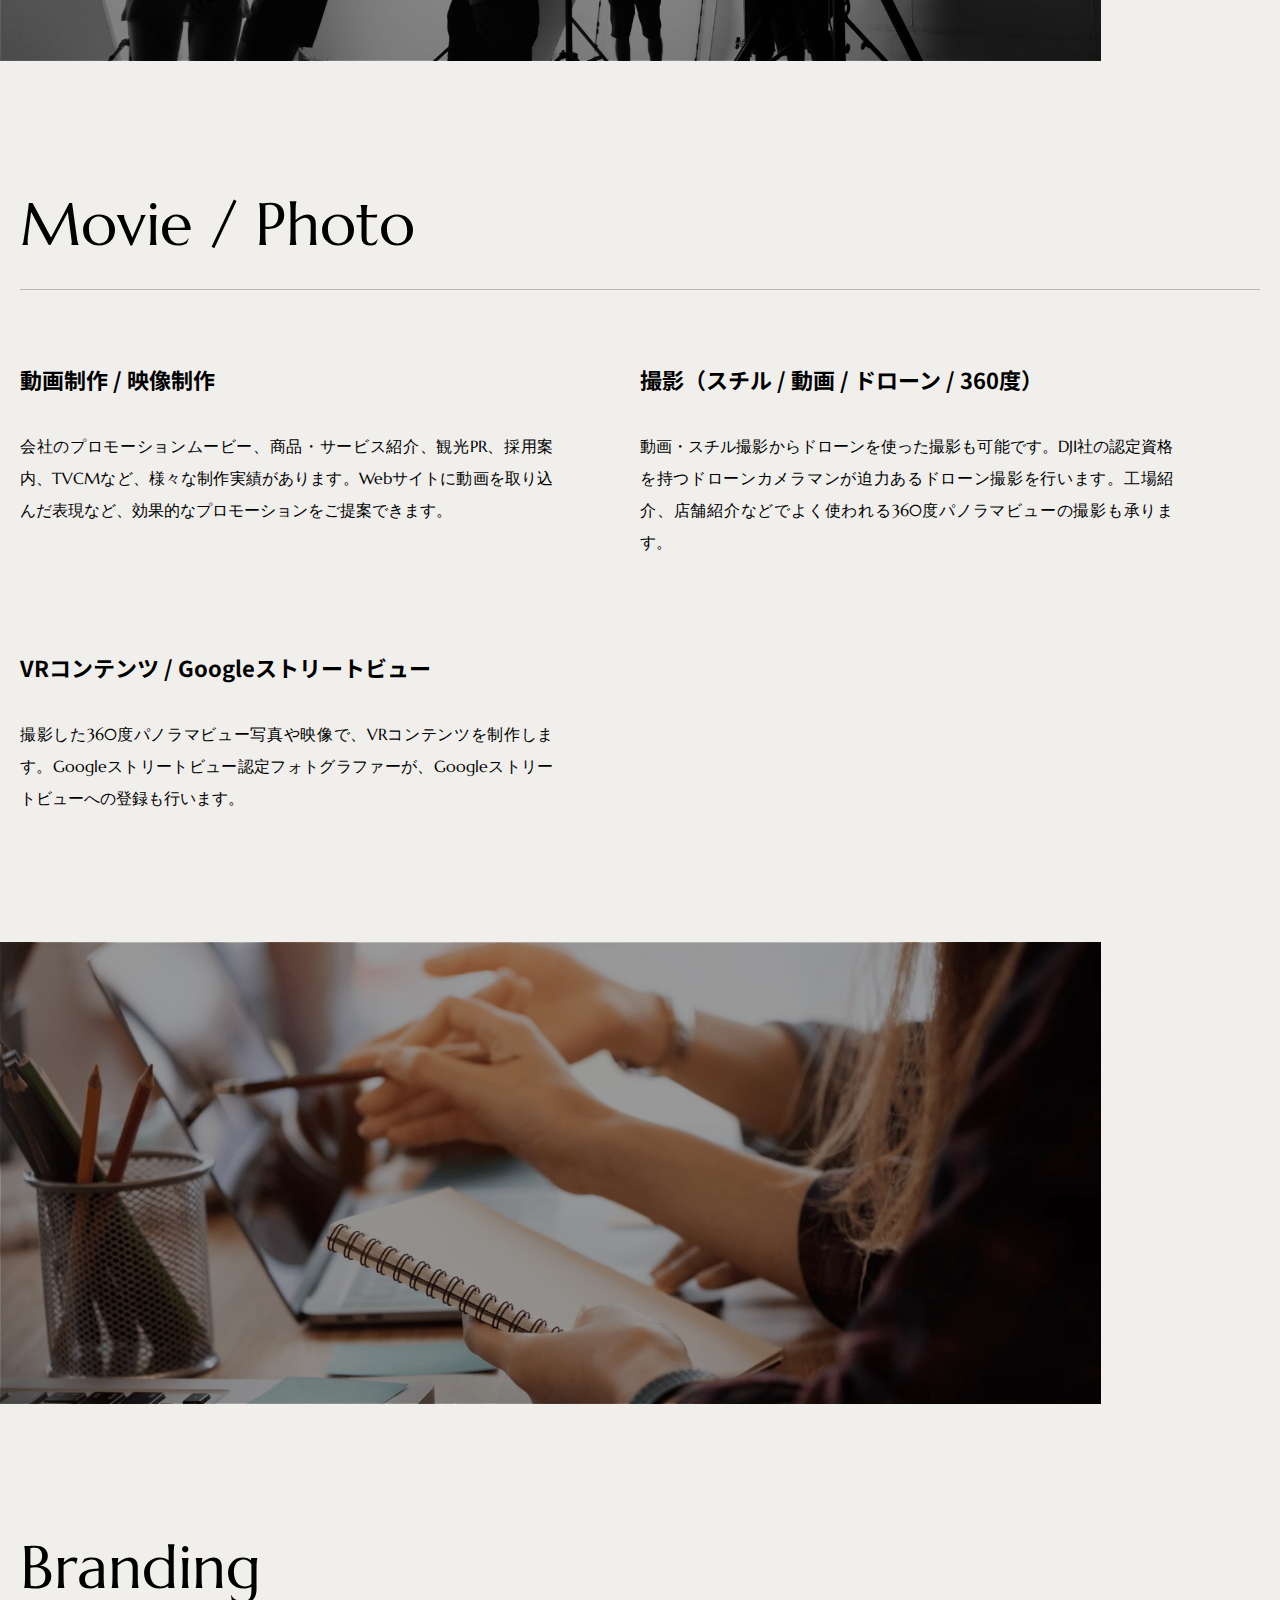
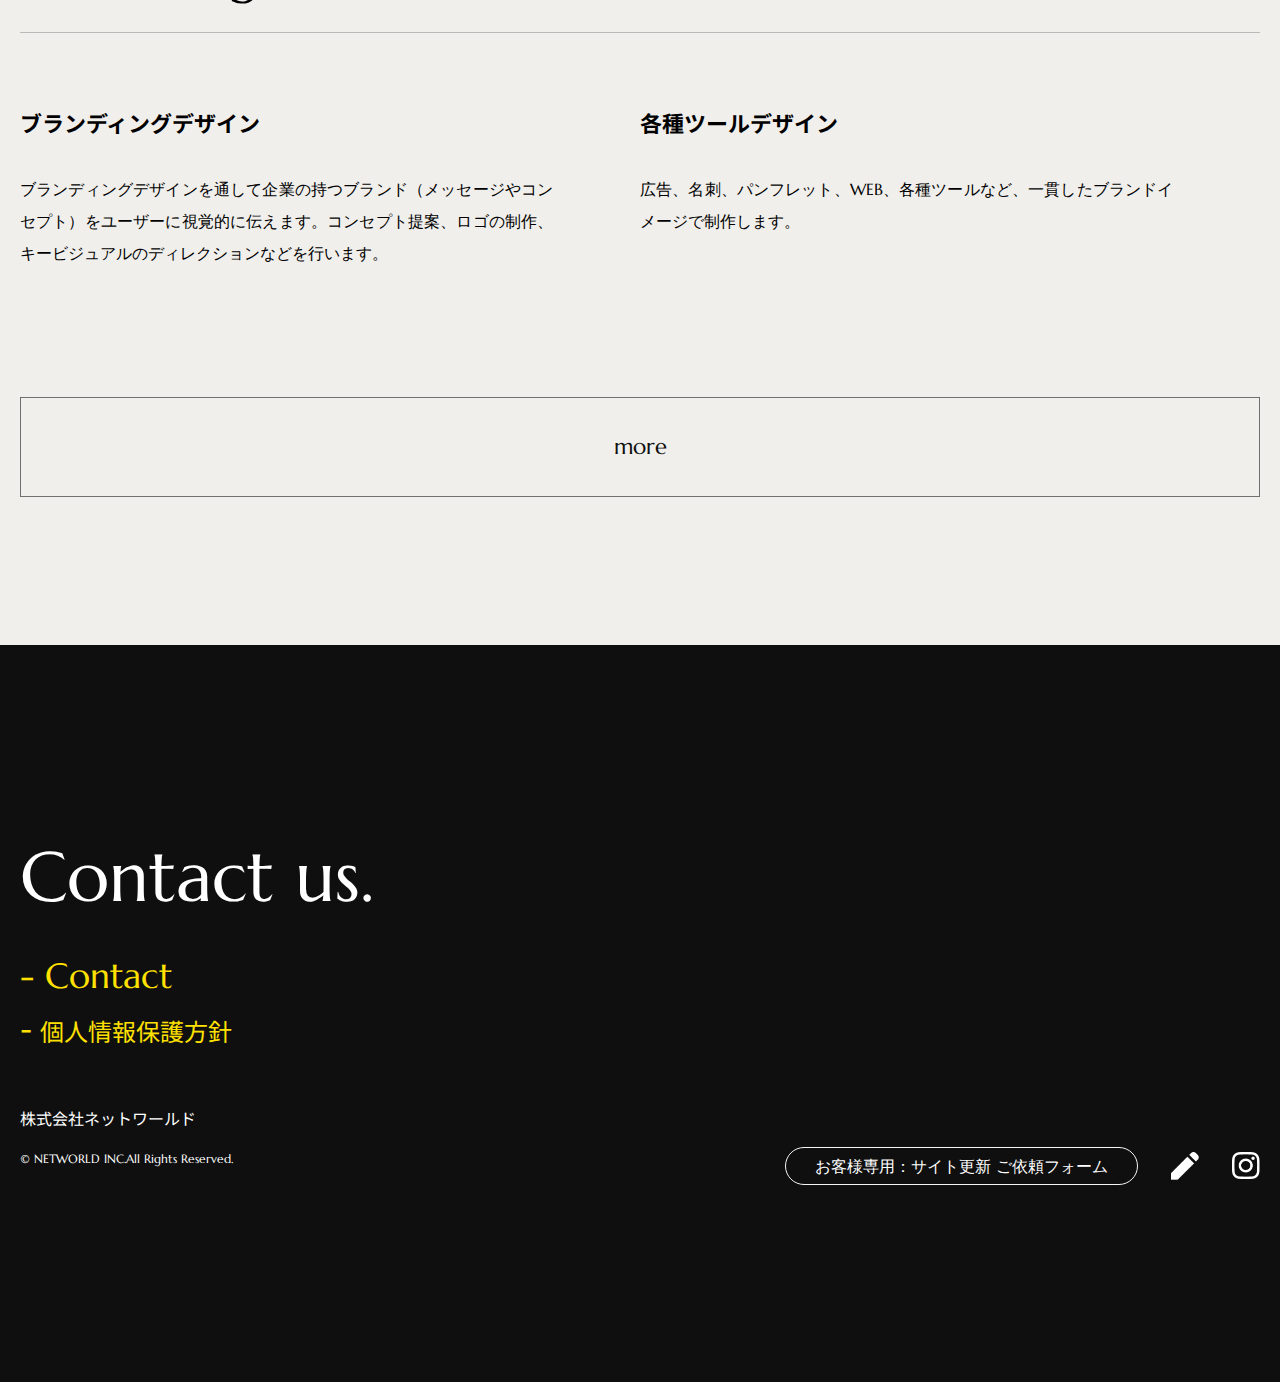
<file: service/index.html>
<!DOCTYPE html>
<html lang="ja">
<head>
    <meta charset="UTF-8">
    <meta name="viewport" content="width=device-width, initial-scale=1.0">
    <title>サービス紹介 | 株式会社ネットワールド ｜ ホームページ制作・Webデザイン・映像制作・アプリ開発</title>
    <meta name="description" content="ネットワールドはホームページ制作・Web制作を中心にブランディング・CMS構築・ECサイト制作・アプリ開発・撮影・映像制作・DTPなど、幅広い制作を行っています。">
    <link rel="shortcut icon" href="/assets/img/cmn/img-fav.png" type="image/x-icon">
    <link rel="stylesheet" href="/assets/css/reset.css">
    <link rel="stylesheet" href="/assets/css/common.css">
    <link rel="stylesheet" href="/assets/css/service.css">
    <script src="/assets/js/vender.js"></script>
</head>
<body class="-service">
    <h1 class="c_logo" id="c_logo">
        <a href="/">
            <img src="/assets/img/cmn/img-logo.svg" alt="株式会社ネットワールド" class="-no_open" width="44px" height="47px">
            <img src="/assets/img/cmn/img-logo-open.svg" alt="株式会社ネットワールド" class="-open" width="44px" height="47px">
        </a>
    </h1>
    <menu class="c_menu" id="c_menu">
        <span class="c_menu_bar -top"></span>
        <span class="c_menu_bar -btm"></span>
    </menu>
    <main class="c_main" id="c_main">
        <div class="c_inner">
            <header class="c_page_hd">
                <h2 class="c_page_hd_ttl">Our Service</h2>
                <p class="-sans">
                    ネットワールドはデザインをつくるだけではなく、<br class="hide-sp">
                    世の中に送り出し、それがどのように作用するかまでを見届け、継続的に時代にあわせた改善・提案を行います。<br>
                    そのために企画、デザイン、マネジメント、ライティング、撮影、システム開発まで、各分野に精通した能力をもつチームを構成しています。
                </p>
            </header>
        </div>
        <div class="srv_p">
            <img src="/assets/img/service/img-web.jpeg" alt="" width="1525" height="623">
        </div>
        <div class="c_inner">
            <section class="srv_cnt">
                <header class="srv_hd">
                    <h3 class="srv_ttl">WebSite</h3>
                </header>
                <ul class="srv_list">
                    <li>
                        <em class="-sans">Webサイト制作</em>
                        <p class="-sans">ユーザーとお客様が求めるものを考え、分析し、目標達成にむけたプランニングを行います。コンセプトに沿ったオリジナル性の高いデザイン、質の高いコーディングで、価値あるWebサイトを構築します。他社制作のサイトの移管・改修・管理も行えます。</p>
                    </li>
                    <li>
                        <em class="-sans">WEBシステム開発 / CMS構築</em>
                        <p class="-sans">顧客管理システム、不動産管理システム、データベース検索システムなど、様々なWEBシステムの開発実績があります。お客様のご要望にあわせたCMSの提案・構築も得意です。</p>
                    </li>
                    <li>
                        <em class="-sans">ECサイト制作</em>
                        <p class="-sans">カラーミー、BASE、Shopify、EC-CUBEなど、様々なECサービスに対応しています。デザインも柔軟にカスタムすることができ、商品をより魅力的に見せるための商品撮影や文章作成も承ります。</p>
                    </li>
                    <li>
                        <em class="-sans">アクセス解析 / 改善提案</em>
                        <p class="-sans">Webサイトは公開して終わりではありません。Google アナリティクス個人認定資格（GAIQ）を持つプランナーがアクセス情報を解析。問題・課題を洗い出し、定期的なレポート作成・改善提案を行います。</p>
                    </li>
                    <li>
                        <em class="-sans">インターネット広告 / SNS広告</em>
                        <p class="-sans">Google広告やSNS広告、youtube広告など、ターゲットに合わせた広告のご提案から広告作成まで承ります。</p>
                    </li>
                    <li>
                        <em class="-sans">SEO対策 / MEO対策</em>
                        <p class="-sans">キーワード選定から内部施策、またオウンドメディアなどのコンテンツSEOも可能です。Googleマップ上の検索上位表示をねらったMEO対策も行います。</p>
                    </li>
                </ul>
                <em class="srv_flow_ttl -sans">Webサイト制作の流れ</em>
                <figure class="srv_flow -sans">
                    <ul>
                        <li>ご提案・お見積</li>
                        <li>撮影・原稿作成</li>
                        <li>デザイン・コーディング</li>
                        <li>CMS・システム構築</li>
                        <li>サイト公開</li>
                    </ul>
                </figure>
            </section>
            <section class="srv_cnt">
                <header class="srv_hd">
                    <h3 class="srv_ttl">App Development</h3>
                </header>
                <ul class="srv_list">
                    <li>
                        <em class="-sans">アプリUIデザイン</em>
                        <p class="-san">ユーザーの使い勝手を第一に考えて情報設計、動線検討を行い、洗練されたUIデザインで、アプリのクオリティを高め、ユーザーに快適な操作感を提供します。</p>
                    </li>
                    <li>
                        <em class="-sans">アプリ開発</em>
                        <p class="-san">Android、iOSのWebアプリ、ネイティブアプリの企画・開発を行います。プロジェクトのアイデア出しから、設計・​開発・リリースまでを実施します。</p>
                    </li>
                </ul>
            </section>
        </div>
        <div class="srv_p">
            <img src="/assets/img/service/img-mov.jpeg" alt="" width="1525" height="623">
        </div>
        <div class="c_inner">
            <section class="srv_cnt">
                <header class="srv_hd">
                    <h3 class="srv_ttl">Movie / Photo</h3>
                </header>
                <ul class="srv_list">
                    <li>
                        <em class="-sans">動画制作 / 映像制作</em>
                        <p class="-san">会社のプロモーションムービー、商品・サービス紹介、観光PR、採用案内、TVCMなど、様々な制作実績があります。Webサイトに動画を取り込んだ表現など、効果的なプロモーションをご提案できます。</p>
                    </li>
                    <li>
                        <em class="-sans">撮影（スチル / 動画 / ドローン / 360度）</em>
                        <p class="-san">動画・スチル撮影からドローンを使った撮影も可能です。DJI社の認定資格を持つドローンカメラマンが迫力あるドローン撮影を行います。工場紹介、店舗紹介などでよく使われる360度パノラマビューの撮影も承ります。</p>
                    </li>
                    <li>
                        <em class="-sans">VRコンテンツ / Googleストリートビュー</em>
                        <p class="-san">撮影した360度パノラマビュー写真や映像で、VRコンテンツを制作します。Googleストリートビュー認定フォトグラファーが、Googleストリートビューへの登録も行います。</p>
                    </li>
                </ul>
            </section>
        </div>
        <div class="srv_p">
            <img src="/assets/img/service/img-brand.jpeg" alt="" width="1525" height="623">
        </div>
        <div class="c_inner">
            <section class="srv_cnt">
                <header class="srv_hd">
                    <h3 class="srv_ttl">Branding</h3>
                </header>
                <ul class="srv_list">
                    <li>
                        <em class="-sans">ブランディングデザイン</em>
                        <p class="-san">
                        ブランディングデザインを通して企業の持つブランド（メッセージやコンセプト）をユーザーに視覚的に伝えます。コンセプト提案、ロゴの制作、キービジュアルのディレクションなどを行います。</p>
                    </li>
                    <li>
                        <em class="-sans">各種ツールデザイン</em>
                        <p class="-san">広告、名刺、パンフレット、WEB、各種ツールなど、一貫したブランドイメージで制作します。</p>
                    </li>
                </ul>
            </section>
            <div class="c_btn_l">
                <a href="/topics/">more</a>
            </div>
        </div>
    </main>
    <footer class="c_ft" id="c_ft">
        <div class="c_inner">
            <div class="c_ft_row">
                <div class="c_ft_col">
                    <div class="c_ft_main">
                        <h2 class="c_ft_ttl">Contact us.</h2>
                        <p class="c_ft_txt">Webを中心としたブランディングやデジタルマーケティングに興味のある方、相談したい方、<br class="hide-sp">撮影やプロモーションビデオなどをつくりたい方、<br
                                class="hide-sp">Webサイトの管理にお困りの方など、お気軽にご連絡ください。
                        </p>
                    </div>
                    <div class="c_ft_links">
                        <a href="/contact/">Contact</a>
                        <a href="/policy/" class="-sans"><span>個人情報保護方針</span></a>
                    </div>
                    <p class="c_ft_corpname -sans"><small>株式会社ネットワールド</small></p>
                    <p class="c_ft_copy"><small>© NETWORLD INC.All Rights Reserved.</small></p>
                </div>
                <div class="c_ft_col">
                    <dl class="c_ft_sns">
                        <dd>
                            <a href="/request/" class="c_ft_req">お客様専用：サイト更新 ご依頼フォーム</a>
                        </dd>
                        <dd>
                            <a href="/topics/">
                                <img src="/assets/img/cmn/icon-tp.png" alt="Topics" width="28" height="27">
                            </a>
                        </dd>
                        <dd>
                            <a href="https://www.instagram.com/networld1996/" target="_blank">
                                <img src="/assets/img/cmn/icon-ig.png" alt="Instagram" width="28" height="27">
                            </a>
                        </dd>
                    </dl>
                </div>
            </div>
        </div>
    </footer>
    <nav class="c_nav" id="c_nav">
        <div class="c_nav_cover"></div>
        <ul class="c_nav_list">
            <li class="-service"><a href="/service/">Service<span class="-sans">サービス</span></a></li>
            <li class="-system"><a href="/develop/">System<span class="-sans">システム開発</span></a></li>
            <li class="-works"><a href="/works/">Works<span class="-sans">制作事例</span></a></li>
            <li class="-about"><a href="/about/">About<span class="-sans">会社紹介</span></a></li>
            <li class="-recruit"><a href="/recruit/">Recruit<span class="-sans">採用情報</span></a></li>
            <li class="vis-sp"><a href="/topics/">Topics<span class="-sans">お知らせ</span></a></li>
            <li class="-contact"><a href="/contact/">Contact<span class="-sans">お問い合わせ</span></a></li>
        </ul>
        <div id="c_nav_bg" class="c_nav_bg"></div>
    </nav>
    <div id="c_cursor" class="c_cursor hide-sp"><div></div></div>
</body>
<script src="/assets/js/main.js"></script>
</html>
</file>
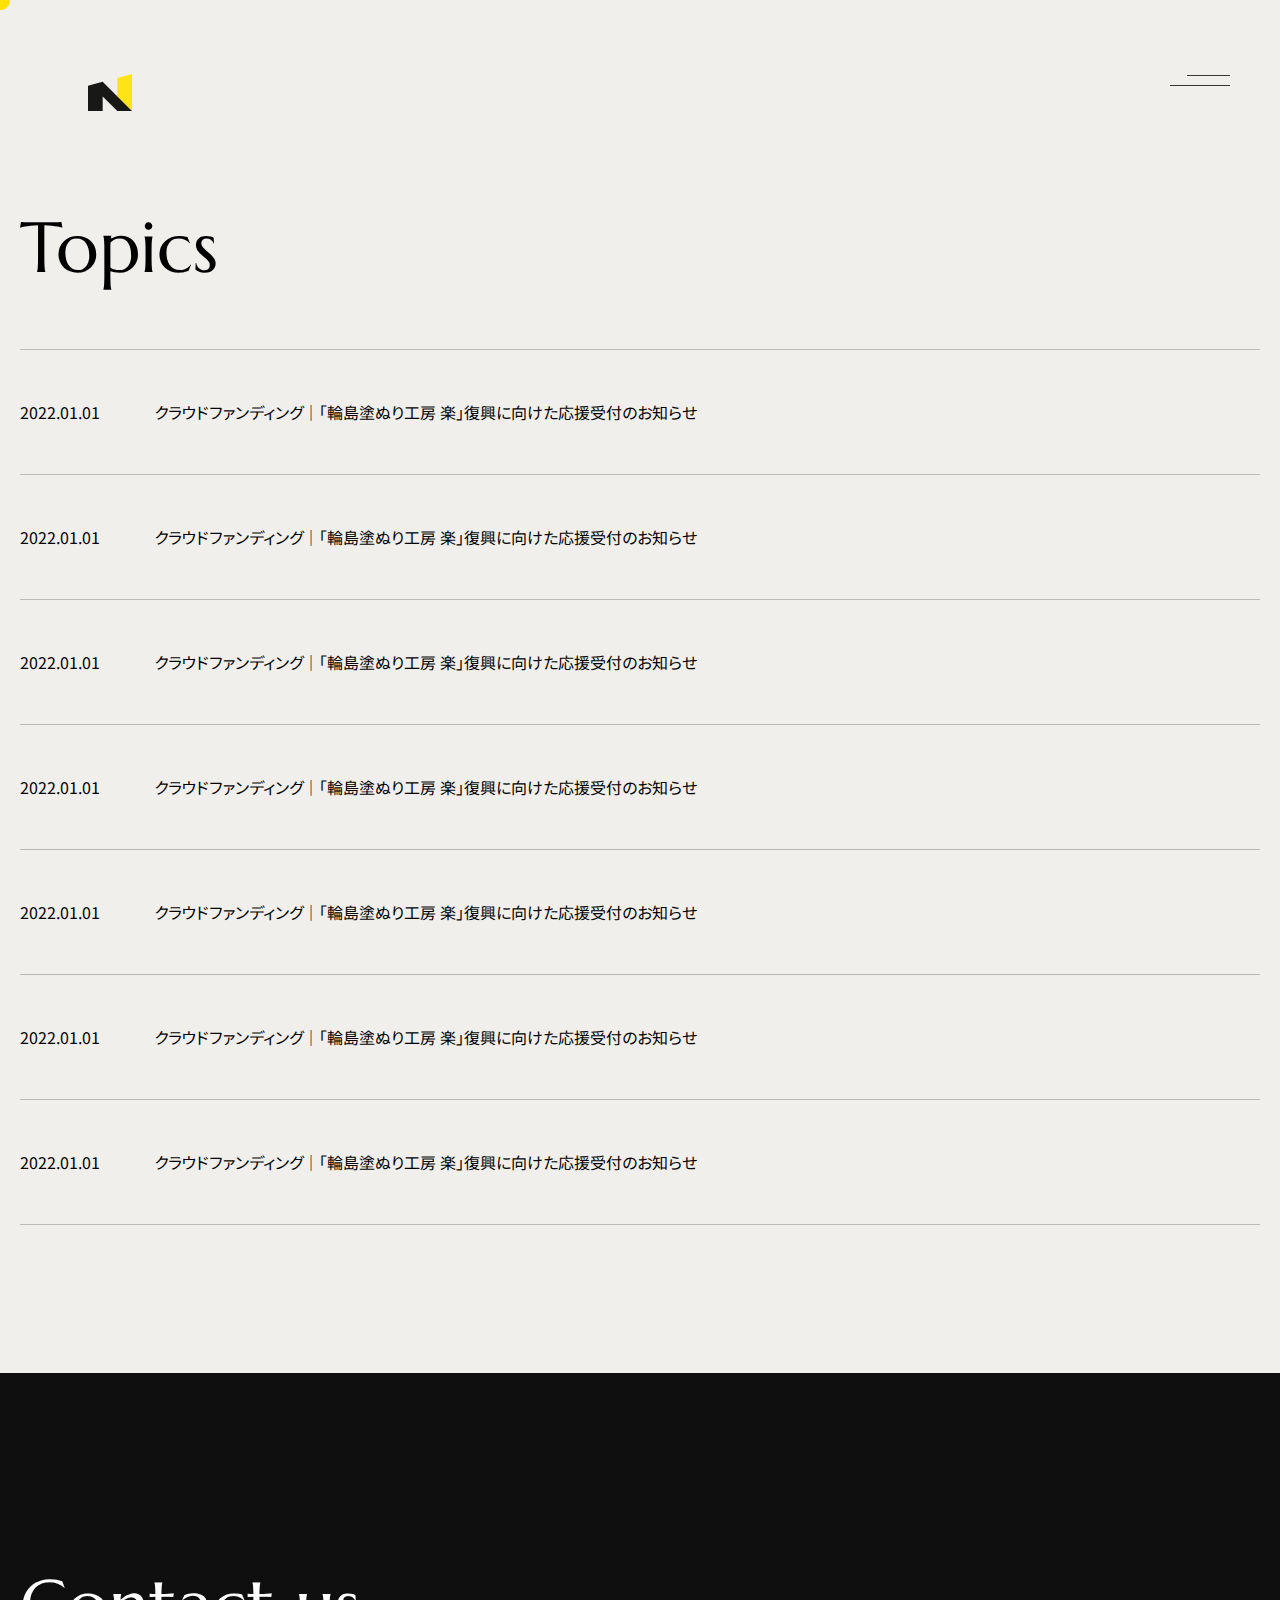
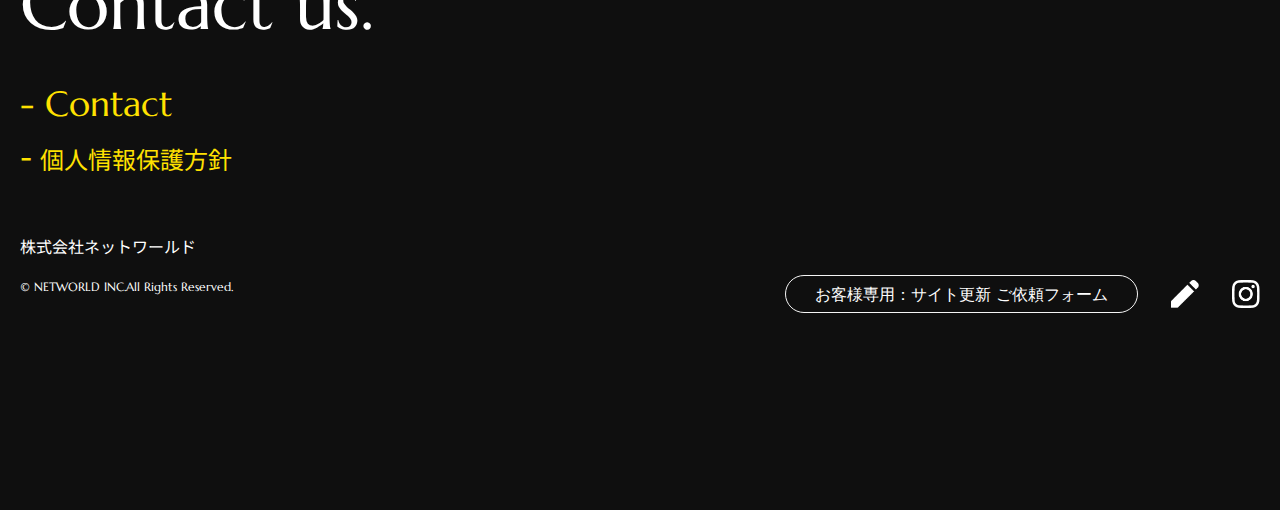
<file: topics/index.html>
<!DOCTYPE html>
<html lang="ja">
<head>
    <meta charset="UTF-8">
    <meta name="viewport" content="width=device-width, initial-scale=1.0">
    <title>Topics | 株式会社ネットワールド ｜ ホームページ制作・Webデザイン・映像制作・アプリ開発</title>
    <meta name="description" content="ネットワールドのお知らせについてご紹介いたします。">
    <link rel="shortcut icon" href="/assets/img/cmn/img-fav.png" type="image/x-icon">
    <link rel="stylesheet" href="/assets/css/reset.css">
    <link rel="stylesheet" href="/assets/css/common.css">
    <link rel="stylesheet" href="/assets/css/article.css">
    <script src="/assets/js/vender.js"></script>
</head>
<body class="-article">
    <h1 class="c_logo" id="c_logo">
        <a href="/">
            <img src="/assets/img/cmn/img-logo.svg" alt="株式会社ネットワールド" class="-no_open" width="44px" height="47px">
            <img src="/assets/img/cmn/img-logo-open.svg" alt="株式会社ネットワールド" class="-open" width="44px" height="47px">
        </a>
    </h1>
    <menu class="c_menu" id="c_menu">
        <span class="c_menu_bar -top"></span>
        <span class="c_menu_bar -btm"></span>
    </menu>
    <main class="c_main" id="c_main">
        <div class="c_inner">
            <header class="c_page_hd">
                <h1 class="c_page_hd_ttl">Topics</h1>
            </header>
            <ul class="acl_list -sans">
                <li>
                    <a href="single.html">
                        <time datetime="2022.01.01">2022.01.01</time>
                        <h3 class="acl_ttl">クラウドファンディング｜「輪島塗ぬり工房 楽」復興に向けた応援受付のお知らせ</h3>
                    </a>
                </li>
                <li>
                    <a href="single.html">
                        <time datetime="2022.01.01">2022.01.01</time>
                        <h3 class="acl_ttl">クラウドファンディング｜「輪島塗ぬり工房 楽」復興に向けた応援受付のお知らせ</h3>
                    </a>
                </li>
                <li>
                    <a href="single.html">
                        <time datetime="2022.01.01">2022.01.01</time>
                        <h3 class="acl_ttl">クラウドファンディング｜「輪島塗ぬり工房 楽」復興に向けた応援受付のお知らせ</h3>
                    </a>
                </li>
                <li>
                    <a href="single.html">
                        <time datetime="2022.01.01">2022.01.01</time>
                        <h3 class="acl_ttl">クラウドファンディング｜「輪島塗ぬり工房 楽」復興に向けた応援受付のお知らせ</h3>
                    </a>
                </li>
                <li>
                    <a href="single.html">
                        <time datetime="2022.01.01">2022.01.01</time>
                        <h3 class="acl_ttl">クラウドファンディング｜「輪島塗ぬり工房 楽」復興に向けた応援受付のお知らせ</h3>
                    </a>
                </li>
                <li>
                    <a href="single.html">
                        <time datetime="2022.01.01">2022.01.01</time>
                        <h3 class="acl_ttl">クラウドファンディング｜「輪島塗ぬり工房 楽」復興に向けた応援受付のお知らせ</h3>
                    </a>
                </li>
                <li>
                    <a href="single.html">
                        <time datetime="2022.01.01">2022.01.01</time>
                        <h3 class="acl_ttl">クラウドファンディング｜「輪島塗ぬり工房 楽」復興に向けた応援受付のお知らせ</h3>
                    </a>
                </li>
            </ul>
        </div>
    </main>
    <footer class="c_ft" id="c_ft">
        <div class="c_inner">
            <div class="c_ft_row">
                <div class="c_ft_col">
                    <div class="c_ft_main">
                        <h2 class="c_ft_ttl">Contact us.</h2>
                        <p class="c_ft_txt">Webを中心としたブランディングやデジタルマーケティングに興味のある方、相談したい方、<br class="hide-sp">撮影やプロモーションビデオなどをつくりたい方、<br
                                class="hide-sp">Webサイトの管理にお困りの方など、お気軽にご連絡ください。
                        </p>
                    </div>
                    <div class="c_ft_links">
                        <a href="/contact/">Contact</a>
                        <a href="/policy/" class="-sans"><span>個人情報保護方針</span></a>
                    </div>
                    <p class="c_ft_corpname -sans"><small>株式会社ネットワールド</small></p>
                    <p class="c_ft_copy"><small>© NETWORLD INC.All Rights Reserved.</small></p>
                </div>
                <div class="c_ft_col">
                    <dl class="c_ft_sns">
                        <dd>
                            <a href="/request/" class="c_ft_req">お客様専用：サイト更新 ご依頼フォーム</a>
                        </dd>
                        <dd>
                            <a href="/topics/">
                                <img src="/assets/img/cmn/icon-tp.png" alt="Topics" width="28" height="27">
                            </a>
                        </dd>
                        <dd>
                            <a href="https://www.instagram.com/networld1996/" target="_blank">
                                <img src="/assets/img/cmn/icon-ig.png" alt="Instagram" width="28" height="27">
                            </a>
                        </dd>
                    </dl>
                </div>
            </div>
        </div>
    </footer>
    <nav class="c_nav" id="c_nav">
        <div class="c_nav_cover"></div>
        <ul class="c_nav_list">
            <li class="-service"><a href="/service/">Service<span class="-sans">サービス</span></a></li>
            <li class="-system"><a href="/develop/">System<span class="-sans">システム開発</span></a></li>
            <li class="-works"><a href="/works/">Works<span class="-sans">制作事例</span></a></li>
            <li class="-about"><a href="/about/">About<span class="-sans">会社紹介</span></a></li>
            <li class="-recruit"><a href="/recruit/">Recruit<span class="-sans">採用情報</span></a></li>
            <li class="vis-sp"><a href="/topics/">Topics<span class="-sans">お知らせ</span></a></li>
            <li class="-contact"><a href="/contact/">Contact<span class="-sans">お問い合わせ</span></a></li>
        </ul>
        <div id="c_nav_bg" class="c_nav_bg"></div>
    </nav>
    <div id="c_cursor" class="c_cursor hide-sp"><div></div></div>
</body>
<script src="/assets/js/main.js"></script>
</html>
</file>
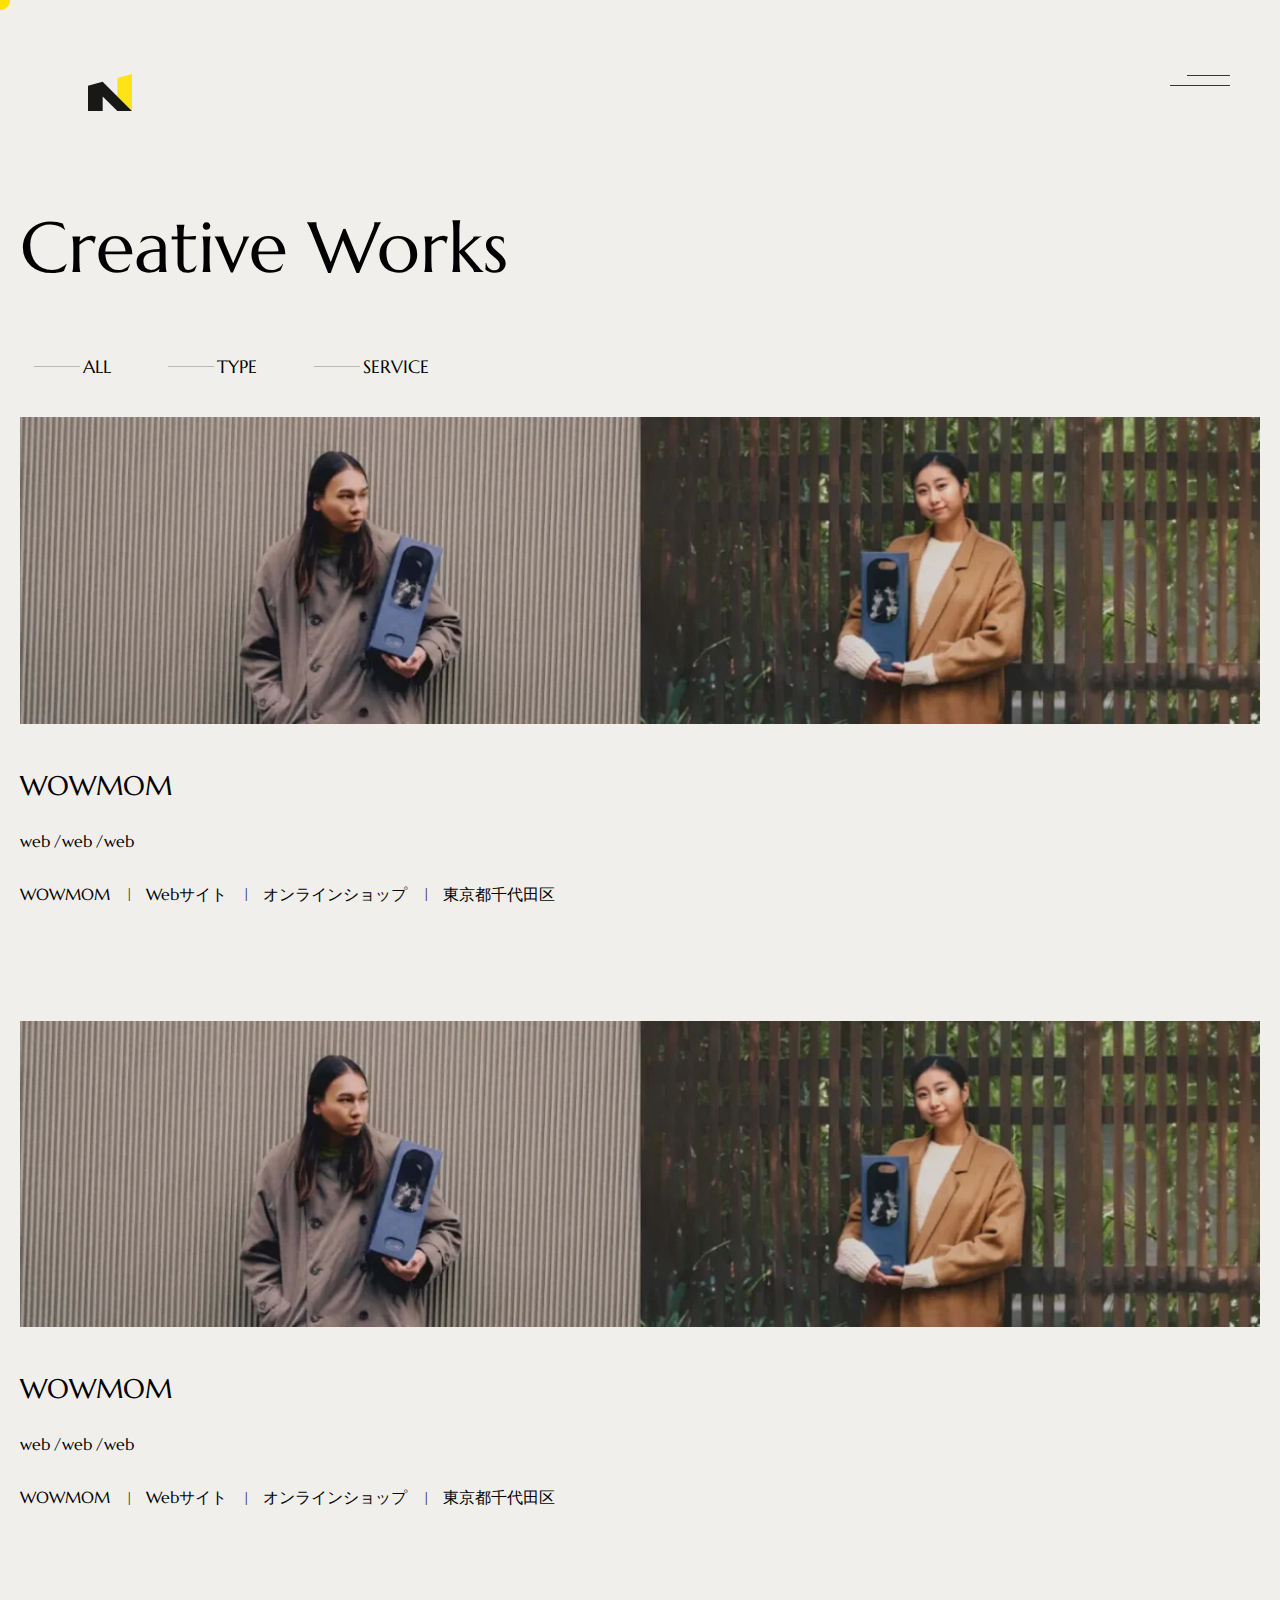
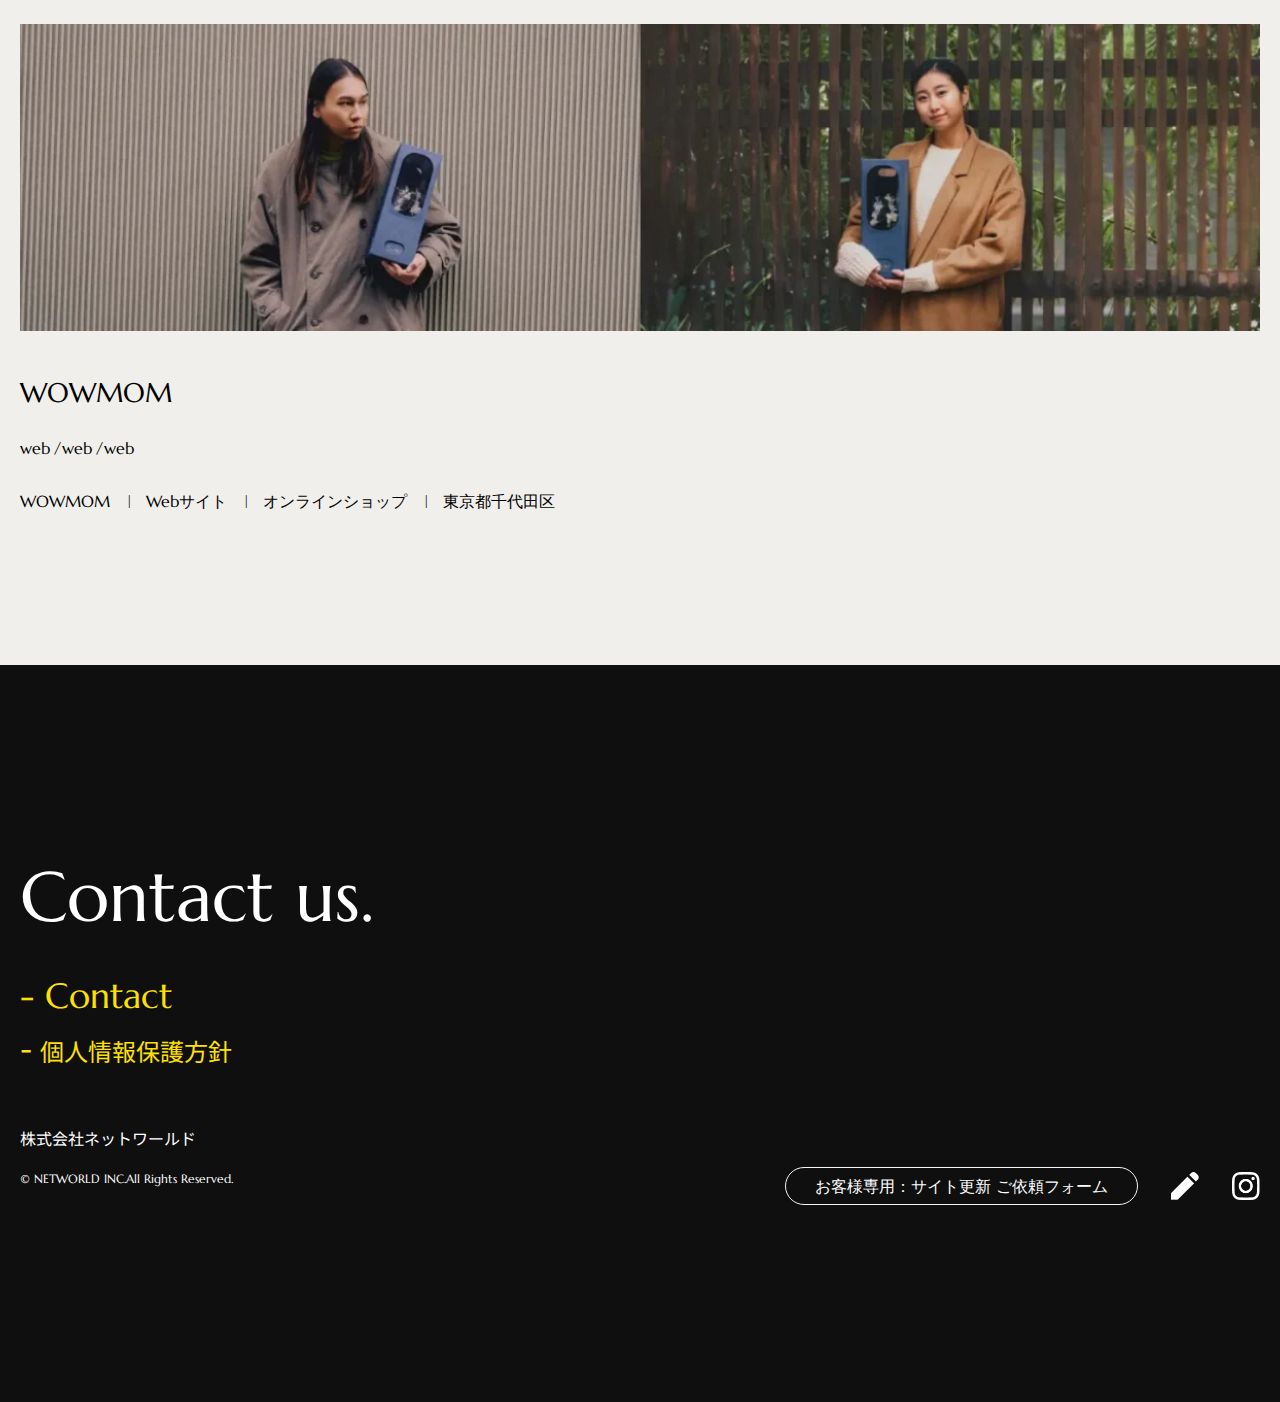
<file: works/index.html>
<!DOCTYPE html>
<html lang="ja">
<head>
    <meta charset="UTF-8">
    <meta name="viewport" content="width=device-width, initial-scale=1.0">
    <title>制作事例 | 株式会社ネットワールド ｜ ホームページ制作・Webデザイン・映像制作・アプリ開発</title>
    <meta name="description" content="ネットワールドの制作事例についてご紹介いたします。">
    <link rel="shortcut icon" href="/assets/img/cmn/img-fav.png" type="image/x-icon">
    <link rel="stylesheet" href="/assets/css/reset.css">
    <link rel="stylesheet" href="/assets/css/common.css">
    <link rel="stylesheet" href="/assets/css/works.css">
    <script src="/assets/js/vender.js"></script>
</head>
<body class="-works">
    <h1 class="c_logo" id="c_logo">
        <a href="/">
            <img src="/assets/img/cmn/img-logo.svg" alt="株式会社ネットワールド" class="-no_open" width="44px" height="47px">
            <img src="/assets/img/cmn/img-logo-open.svg" alt="株式会社ネットワールド" class="-open" width="44px" height="47px">
        </a>
    </h1>
    <menu class="c_menu" id="c_menu">
        <span class="c_menu_bar -top"></span>
        <span class="c_menu_bar -btm"></span>
    </menu>
    <main class="c_main" id="c_main">
        <div class="c_inner">
            <header class="c_page_hd">
                <h1 class="c_page_hd_ttl">Creative Works</h1>
            </header>
            <nav class="wks_nav">
                <ul class="wks_nav_list">
                    <li class="wks_cat_nav" data-cat="all">
                        <em>ALL</em>
                    </li>
                    <li class="wks_cat_nav" data-list="type">
                        <em>TYPE</em>
                    </li>
                    <li class="wks_cat_nav" data-list="service">
                        <em>SERVICE</em>
                    </li>
                </ul>
                <ul class="wks_cat_list" data-cat-type="type" style="display:none;">
                    <li data-cat="type_01">
                        TYPE01
                    </li>
                    <li data-cat="type_02">
                        TYPE02
                    </li>
                    <li data-cat="type_04">
                        TYPE04
                    </li>
                    <li data-cat="type_05">
                        TYPE05
                    </li>
                    <li data-cat="type_06">
                        TYPE06
                    </li>
                    <li data-cat="type_07">
                        TYPE07
                    </li>
                    <li data-cat="type_08">
                        TYPE08
                    </li>
                    <li data-cat="type_09">
                        TYPE09
                    </li>
                    <li data-cat="type_10">
                        TYPE10
                    </li>
                    <li data-cat="type_11">
                        TYPE11
                    </li>
                    <li data-cat="type_12">
                        TYPE12
                    </li>
                    <li data-cat="type_13">
                        TYPE13
                    </li>
                    <li data-cat="type_14">
                        TYPE14
                    </li>
                </ul>
                <ul class="wks_cat_list" data-cat-type="service" style="display:none;">
                    <li data-cat="service_01">
                        SERVICE01
                    </li>
                    <li data-cat="service_02">
                        SERVICE02
                    </li>
                    <li data-cat="service_04">
                        SERVICE04
                    </li>
                    <li data-cat="service_05">
                        SERVICE05
                    </li>
                    <li data-cat="service_06">
                        SERVICE06
                    </li>
                    <li data-cat="service_07">
                        SERVICE07
                    </li>
                    <li data-cat="service_08">
                        SERVICE08
                    </li>
                    <li data-cat="service_09">
                        SERVICE09
                    </li>
                    <li data-cat="service_10">
                        SERVICE10
                    </li>
                    <li data-cat="service_11">
                        SERVICE11
                    </li>
                    <li data-cat="service_12">
                        SERVICE12
                    </li>
                    <li data-cat="service_13">
                        SERVICE13
                    </li>
                    <li data-cat="service_14">
                        SERVICE14
                    </li>
                </ul>
            </nav>
            <article class="wks_item -active" data-item-cat="service_01">
                <a href="single.html">
                    <figure class="wks_item_p">
                        <img src="/data/work_item01.webp" alt="WOWMOM" width="1238" height="306">
                    </figure>
                    <h2 class="wks_item_ttl">WOWMOM</h2>
                    <ul class="wks_item_cat">
                        <li>web</li>
                        <li>web</li>
                        <li>web</li>
                    </ul>
                    <ul class="wks_item_info">
                        <li>WOWMOM</li>
                        <li>Webサイト</li>
                        <li>オンラインショップ</li>
                        <li>東京都千代田区</li>
                    </ul>
                </a>
            </article>
            <article class="wks_item -active" data-item-cat="type_01,service_01">
                <a href="single.html">
                    <figure class="wks_item_p">
                        <img src="/data/work_item01.webp" alt="WOWMOM" width="1238" height="306">
                    </figure>
                    <h2 class="wks_item_ttl">WOWMOM</h2>
                    <ul class="wks_item_cat">
                        <li>web</li>
                        <li>web</li>
                        <li>web</li>
                    </ul>
                    <ul class="wks_item_info">
                        <li>WOWMOM</li>
                        <li>Webサイト</li>
                        <li>オンラインショップ</li>
                        <li>東京都千代田区</li>
                    </ul>
                </a>
            </article>
            <article class="wks_item -active" data-item-cat="type_01">
                <a href="single.html">
                    <figure class="wks_item_p">
                        <img src="/data/work_item01.webp" alt="WOWMOM" width="1238" height="306">
                    </figure>
                    <h2 class="wks_item_ttl">WOWMOM</h2>
                    <ul class="wks_item_cat">
                        <li>web</li>
                        <li>web</li>
                        <li>web</li>
                    </ul>
                    <ul class="wks_item_info">
                        <li>WOWMOM</li>
                        <li>Webサイト</li>
                        <li>オンラインショップ</li>
                        <li>東京都千代田区</li>
                    </ul>
                </a>
            </article>
        </div>
    </main>
    <footer class="c_ft" id="c_ft">
        <div class="c_inner">
            <div class="c_ft_row">
                <div class="c_ft_col">
                    <div class="c_ft_main">
                        <h2 class="c_ft_ttl">Contact us.</h2>
                        <p class="c_ft_txt">Webを中心としたブランディングやデジタルマーケティングに興味のある方、相談したい方、<br class="hide-sp">撮影やプロモーションビデオなどをつくりたい方、<br
                                class="hide-sp">Webサイトの管理にお困りの方など、お気軽にご連絡ください。
                        </p>
                    </div>
                    <div class="c_ft_links">
                        <a href="/contact/">Contact</a>
                        <a href="/policy/" class="-sans"><span>個人情報保護方針</span></a>
                    </div>
                    <p class="c_ft_corpname -sans"><small>株式会社ネットワールド</small></p>
                    <p class="c_ft_copy"><small>© NETWORLD INC.All Rights Reserved.</small></p>
                </div>
                <div class="c_ft_col">
                    <dl class="c_ft_sns">
                        <dd>
                            <a href="/request/" class="c_ft_req">お客様専用：サイト更新 ご依頼フォーム</a>
                        </dd>
                        <dd>
                            <a href="/topics/">
                                <img src="/assets/img/cmn/icon-tp.png" alt="Topics" width="28" height="27">
                            </a>
                        </dd>
                        <dd>
                            <a href="https://www.instagram.com/networld1996/" target="_blank">
                                <img src="/assets/img/cmn/icon-ig.png" alt="Instagram" width="28" height="27">
                            </a>
                        </dd>
                    </dl>
                </div>
            </div>
        </div>
    </footer>
    <nav class="c_nav" id="c_nav">
        <div class="c_nav_cover"></div>
        <ul class="c_nav_list">
            <li class="-service"><a href="/service/">Service<span class="-sans">サービス</span></a></li>
            <li class="-system"><a href="/develop/">System<span class="-sans">システム開発</span></a></li>
            <li class="-works"><a href="/works/">Works<span class="-sans">制作事例</span></a></li>
            <li class="-about"><a href="/about/">About<span class="-sans">会社紹介</span></a></li>
            <li class="-recruit"><a href="/recruit/">Recruit<span class="-sans">採用情報</span></a></li>
            <li class="vis-sp"><a href="/topics/">Topics<span class="-sans">お知らせ</span></a></li>
            <li class="-contact"><a href="/contact/">Contact<span class="-sans">お問い合わせ</span></a></li>
        </ul>
        <div id="c_nav_bg" class="c_nav_bg"></div>
    </nav>
    <div id="c_cursor" class="c_cursor hide-sp"><div></div></div>
</body>
<script src="/assets/js/main.js"></script>
</html>
</file>
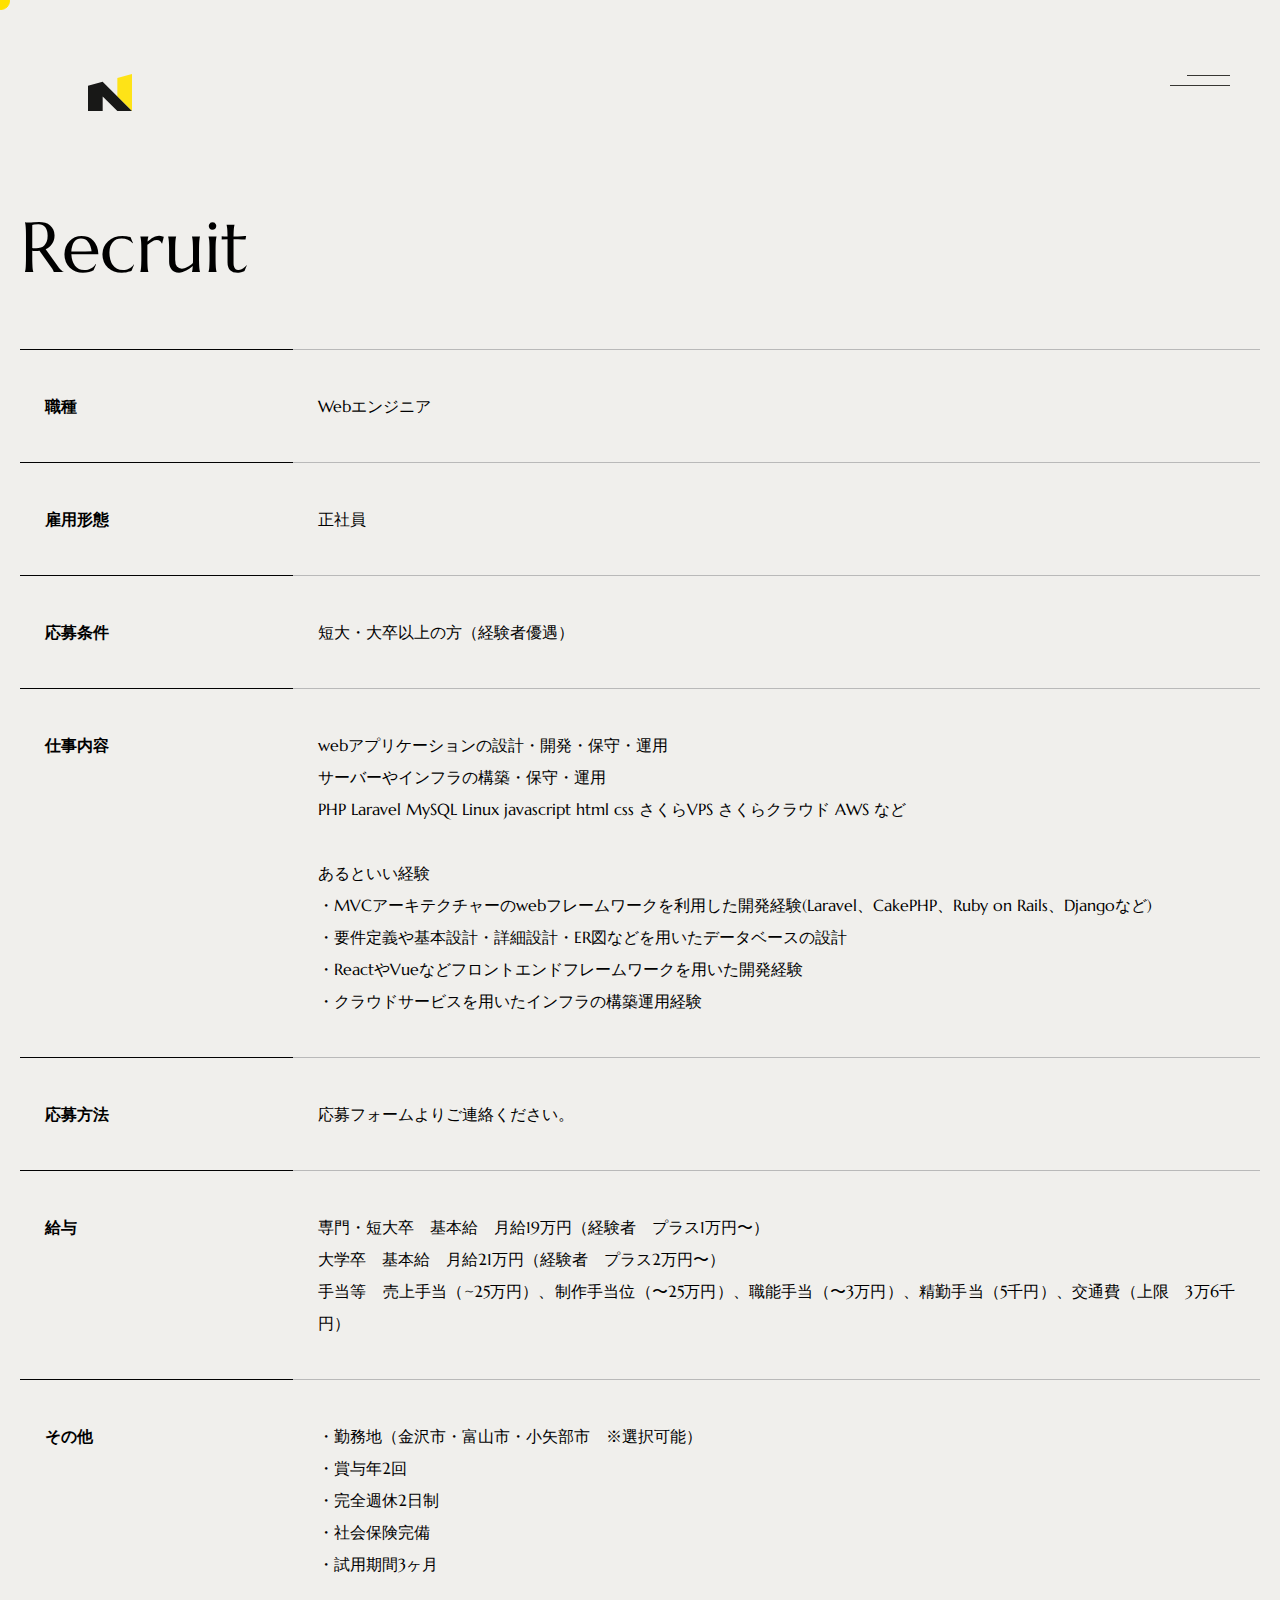
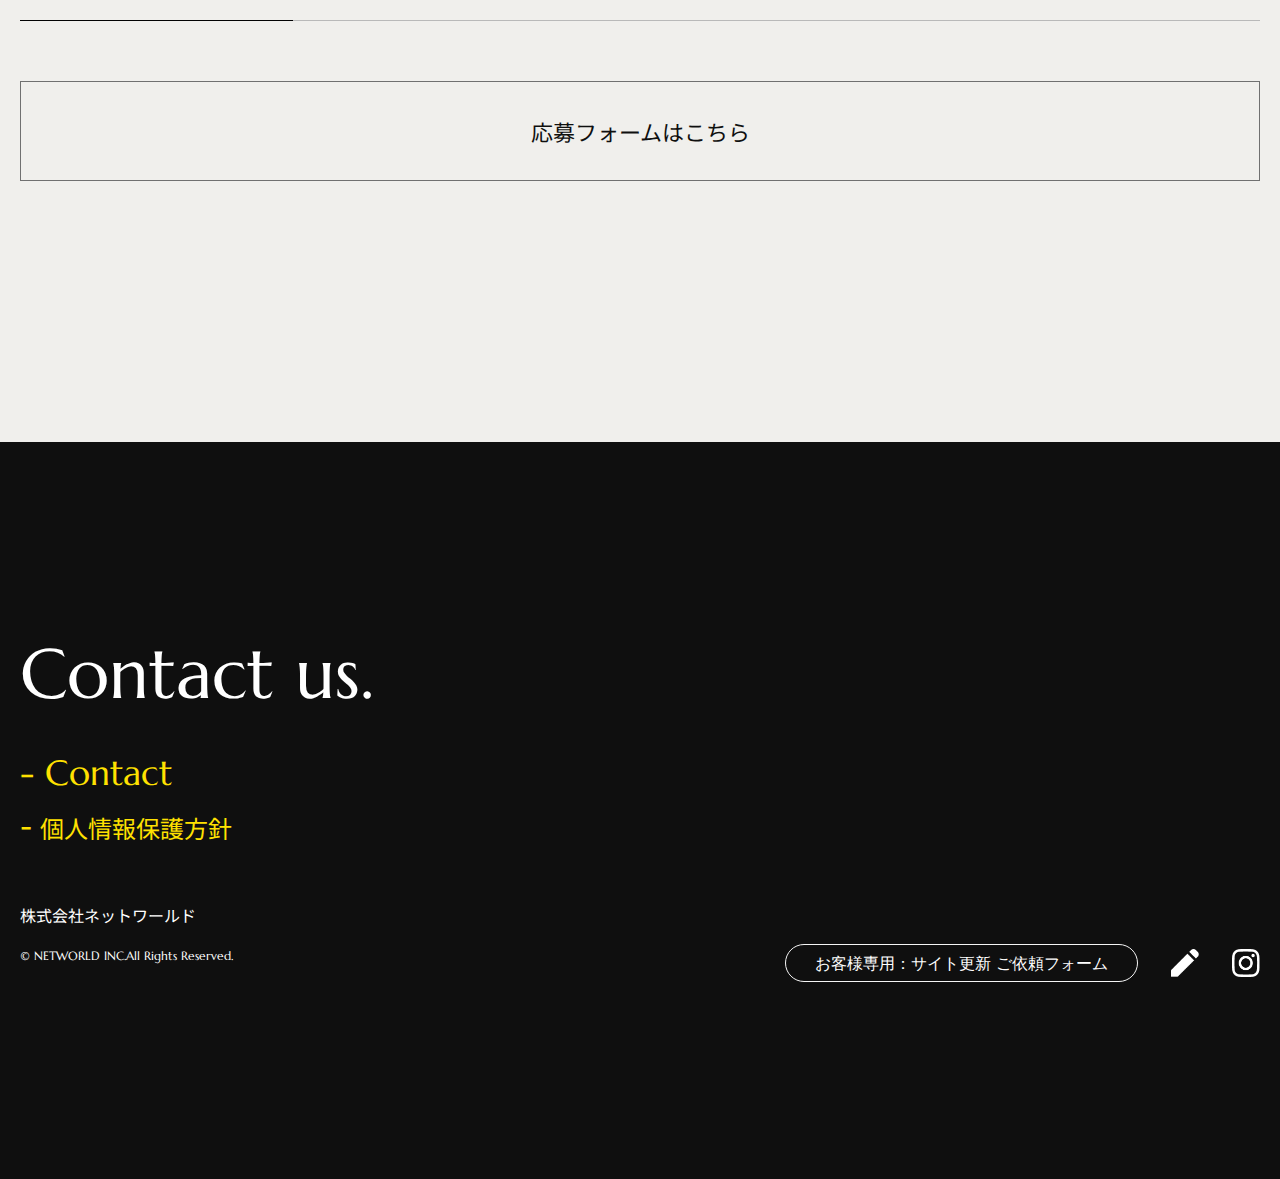
<file: recruit/single.html>
<!DOCTYPE html>
<html lang="ja">
<head>
    <meta charset="UTF-8">
    <meta name="viewport" content="width=device-width, initial-scale=1.0">
    <title>会社紹介 | 株式会社ネットワールド ｜ ホームページ制作・Webデザイン・映像制作・アプリ開発</title>
    <meta name="description" content="ネットワールドは富山・金沢・東京を拠点にホームページ制作・Web制作・映像制作・アプリ開発を行っています。">
    <link rel="shortcut icon" href="/assets/img/cmn/img-fav.png" type="image/x-icon">
    <link rel="stylesheet" href="/assets/css/reset.css">
    <link rel="stylesheet" href="/assets/css/common.css">
    <link rel="stylesheet" href="/assets/css/article.css">
    <script src="/assets/js/vender.js"></script>
</head>
<body class="-about">
    <h1 class="c_logo" id="c_logo">
        <a href="/">
            <img src="/assets/img/cmn/img-logo.svg" alt="株式会社ネットワールド" class="-no_open" width="44px" height="47px">
            <img src="/assets/img/cmn/img-logo-open.svg" alt="株式会社ネットワールド" class="-open" width="44px" height="47px">
        </a>
    </h1>
    <menu class="c_menu" id="c_menu">
        <span class="c_menu_bar -top"></span>
        <span class="c_menu_bar -btm"></span>
    </menu>
    <main class="c_main" id="c_main">
        <div class="c_inner">
            <header class="c_page_hd">
                <h1 class="c_page_hd_ttl">Recruit</h1>
            </header>
            <div class="c_tbl">
                <dl>
                    <dt>職種</dt>
                    <dd>Webエンジニア</dd>
                    <dt>雇用形態</dt>
                    <dd>正社員</dd>
                    <dt>応募条件</dt>
                    <dd>短大・大卒以上の方（経験者優遇）</dd>
                    <dt>仕事内容</dt>
                    <dd>
                        webアプリケーションの設計・開発・保守・運用<br>
                        サーバーやインフラの構築・保守・運用<br>
                        PHP Laravel MySQL Linux javascript html css さくらVPS さくらクラウド AWS など<br><br>
                        あるといい経験<br>
                        ・MVCアーキテクチャーのwebフレームワークを利用した開発経験(Laravel、CakePHP、Ruby on Rails、Djangoなど)<br>
                        ・要件定義や基本設計・詳細設計・ER図などを用いたデータベースの設計<br>
                        ・ReactやVueなどフロントエンドフレームワークを用いた開発経験<br>
                        ・クラウドサービスを用いたインフラの構築運用経験<br>
                    </dd>
                    <dt>応募方法</dt>
                    <dd>応募フォームよりご連絡ください。</dd>
                    <dt>給与</dt>
                    <dd>
                        専門・短大卒　基本給　月給19万円（経験者　プラス1万円〜）<br>
                        大学卒　基本給　月給21万円（経験者　プラス2万円〜）<br>
                        手当等　売上手当（~25万円）、制作手当位（〜25万円）、職能手当（〜3万円）、精勤手当（5千円）、交通費（上限　3万6千円）
                    </dd>
                    <dt>その他</dt>
                    <dd>
                        ・勤務地（金沢市・富山市・小矢部市　※選択可能）<br>
                        ・賞与年2回<br>
                        ・完全週休2日制<br>
                        ・社会保険完備<br>
                        ・試用期間3ヶ月<br>
                    </dd>
                </dl>
                <div class="c_btn_l -sans">
                    <a href="/contact/">応募フォームはこちら</a>
                </div>
            </div>
        </div>
    </main>
    <footer class="c_ft" id="c_ft">
        <div class="c_inner">
            <div class="c_ft_row">
                <div class="c_ft_col">
                    <div class="c_ft_main">
                        <h2 class="c_ft_ttl">Contact us.</h2>
                        <p class="c_ft_txt">Webを中心としたブランディングやデジタルマーケティングに興味のある方、相談したい方、<br class="hide-sp">撮影やプロモーションビデオなどをつくりたい方、<br
                                class="hide-sp">Webサイトの管理にお困りの方など、お気軽にご連絡ください。
                        </p>
                    </div>
                    <div class="c_ft_links">
                        <a href="/contact/">Contact</a>
                        <a href="/policy/" class="-sans"><span>個人情報保護方針</span></a>
                    </div>
                    <p class="c_ft_corpname -sans"><small>株式会社ネットワールド</small></p>
                    <p class="c_ft_copy"><small>© NETWORLD INC.All Rights Reserved.</small></p>
                </div>
                <div class="c_ft_col">
                    <dl class="c_ft_sns">
                        <dd>
                            <a href="/request/" class="c_ft_req">お客様専用：サイト更新 ご依頼フォーム</a>
                        </dd>
                        <dd>
                            <a href="/topics/">
                                <img src="/assets/img/cmn/icon-tp.png" alt="Topics" width="28" height="27">
                            </a>
                        </dd>
                        <dd>
                            <a href="https://www.instagram.com/networld1996/" target="_blank">
                                <img src="/assets/img/cmn/icon-ig.png" alt="Instagram" width="28" height="27">
                            </a>
                        </dd>
                    </dl>
                </div>
            </div>
        </div>
    </footer>
    <nav class="c_nav" id="c_nav">
        <div class="c_nav_cover"></div>
        <ul class="c_nav_list">
            <li class="-service"><a href="/service/">Service<span class="-sans">サービス</span></a></li>
            <li class="-system"><a href="/develop/">System<span class="-sans">システム開発</span></a></li>
            <li class="-works"><a href="/works/">Works<span class="-sans">制作事例</span></a></li>
            <li class="-about"><a href="/about/">About<span class="-sans">会社紹介</span></a></li>
            <li class="-recruit"><a href="/recruit/">Recruit<span class="-sans">採用情報</span></a></li>
            <li class="vis-sp"><a href="/topics/">Topics<span class="-sans">お知らせ</span></a></li>
            <li class="-contact"><a href="/contact/">Contact<span class="-sans">お問い合わせ</span></a></li>
        </ul>
        <div id="c_nav_bg" class="c_nav_bg"></div>
    </nav>
    <div id="c_cursor" class="c_cursor hide-sp"><div></div></div>
</body>
<script src="/assets/js/main.js"></script>
</html>
</file>
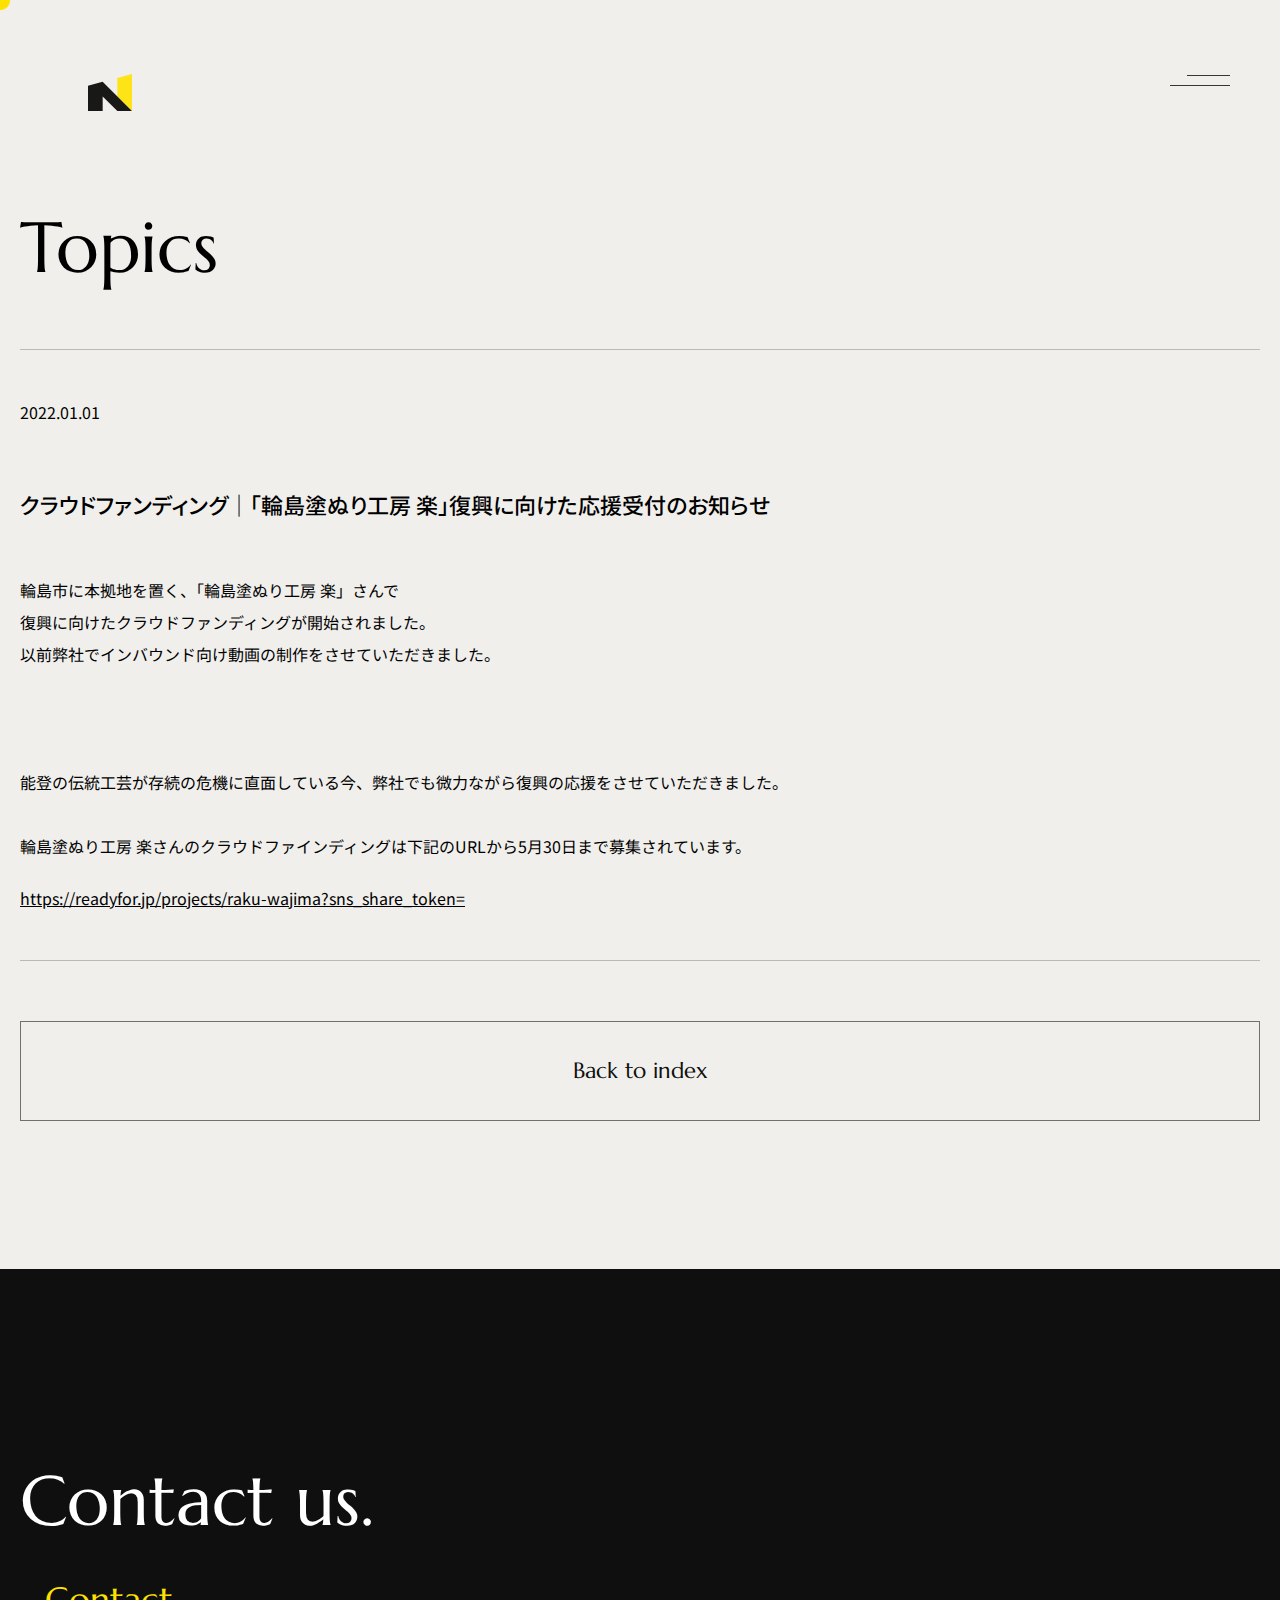
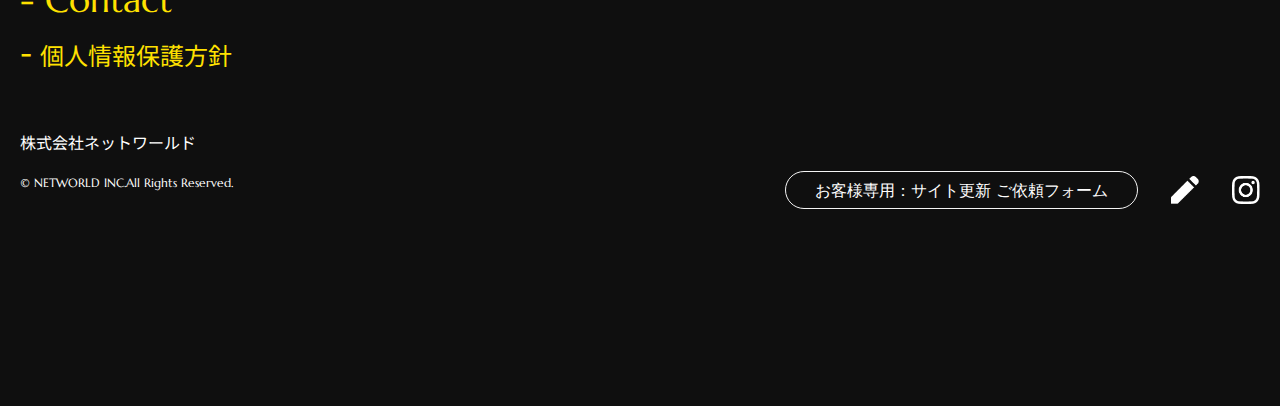
<file: topics/single.html>
<!DOCTYPE html>
<html lang="ja">
<head>
    <meta charset="UTF-8">
    <meta name="viewport" content="width=device-width, initial-scale=1.0">
    <title>Topics | 株式会社ネットワールド ｜ ホームページ制作・Webデザイン・映像制作・アプリ開発</title>
    <meta name="description" content="ネットワールドのお知らせについてご紹介いたします。">
    <link rel="shortcut icon" href="/assets/img/cmn/img-fav.png" type="image/x-icon">
    <link rel="stylesheet" href="/assets/css/reset.css">
    <link rel="stylesheet" href="/assets/css/common.css">
    <link rel="stylesheet" href="/assets/css/article.css">
    <script src="/assets/js/vender.js"></script>
</head>
<body class="-article">
    <h1 class="c_logo" id="c_logo">
        <a href="/">
            <img src="/assets/img/cmn/img-logo.svg" alt="株式会社ネットワールド" class="-no_open" width="44px" height="47px">
            <img src="/assets/img/cmn/img-logo-open.svg" alt="株式会社ネットワールド" class="-open" width="44px" height="47px">
        </a>
    </h1>
    <menu class="c_menu" id="c_menu">
        <span class="c_menu_bar -top"></span>
        <span class="c_menu_bar -btm"></span>
    </menu>
    <main class="c_main" id="c_main">
        <div class="c_inner">
            <header class="c_page_hd">
                <h1 class="c_page_hd_ttl">Topics</h1>
            </header>
            <article class="acl_post -sans">
                <header class="acl_hd">
                    <time datetime="2022.01.01">2022.01.01</time>
                    <h1 class="acl_ttl">クラウドファンディング｜「輪島塗ぬり工房 楽」復興に向けた応援受付のお知らせ</h1>
                </header>
                <div class="acl_body">
                    <p>
                        輪島市に本拠地を置く、「輪島塗ぬり工房 楽」さんで<br>
                        復興に向けたクラウドファンディングが開始されました。<br>
                        以前弊社でインバウンド向け動画の制作をさせていただきました。<br><br><br><br>
                        能登の伝統工芸が存続の危機に直面している今、弊社でも微力ながら復興の応援をさせていただきました。<br><br>
                        輪島塗ぬり工房 楽さんのクラウドファインディングは下記のURLから5月30日まで募集されています。
                    </p>
                    <a href="https://readyfor.jp/projects/raku-wajima?sns_share_token=" target="_blank" rel="noopener noreferrer">https://readyfor.jp/projects/raku-wajima?sns_share_token=</a>
                </div>
            </article>
            <div class="c_btn_l">
                <a href="/topics/">Back to index</a>
            </div>
        </div>
    </main>
    <footer class="c_ft" id="c_ft">
        <div class="c_inner">
            <div class="c_ft_row">
                <div class="c_ft_col">
                    <div class="c_ft_main">
                        <h2 class="c_ft_ttl">Contact us.</h2>
                        <p class="c_ft_txt">Webを中心としたブランディングやデジタルマーケティングに興味のある方、相談したい方、<br class="hide-sp">撮影やプロモーションビデオなどをつくりたい方、<br
                                class="hide-sp">Webサイトの管理にお困りの方など、お気軽にご連絡ください。
                        </p>
                    </div>
                    <div class="c_ft_links">
                        <a href="/contact/">Contact</a>
                        <a href="/policy/" class="-sans"><span>個人情報保護方針</span></a>
                    </div>
                    <p class="c_ft_corpname -sans"><small>株式会社ネットワールド</small></p>
                    <p class="c_ft_copy"><small>© NETWORLD INC.All Rights Reserved.</small></p>
                </div>
                <div class="c_ft_col">
                    <dl class="c_ft_sns">
                        <dd>
                            <a href="/request/" class="c_ft_req">お客様専用：サイト更新 ご依頼フォーム</a>
                        </dd>
                        <dd>
                            <a href="/topics/">
                                <img src="/assets/img/cmn/icon-tp.png" alt="Topics" width="28" height="27">
                            </a>
                        </dd>
                        <dd>
                            <a href="https://www.instagram.com/networld1996/" target="_blank">
                                <img src="/assets/img/cmn/icon-ig.png" alt="Instagram" width="28" height="27">
                            </a>
                        </dd>
                    </dl>
                </div>
            </div>
        </div>
    </footer>
    <nav class="c_nav" id="c_nav">
        <div class="c_nav_cover"></div>
        <ul class="c_nav_list">
            <li class="-service"><a href="/service/">Service<span class="-sans">サービス</span></a></li>
            <li class="-system"><a href="/develop/">System<span class="-sans">システム開発</span></a></li>
            <li class="-works"><a href="/works/">Works<span class="-sans">制作事例</span></a></li>
            <li class="-about"><a href="/about/">About<span class="-sans">会社紹介</span></a></li>
            <li class="-recruit"><a href="/recruit/">Recruit<span class="-sans">採用情報</span></a></li>
            <li class="vis-sp"><a href="/topics/">Topics<span class="-sans">お知らせ</span></a></li>
            <li class="-contact"><a href="/contact/">Contact<span class="-sans">お問い合わせ</span></a></li>
        </ul>
        <div id="c_nav_bg" class="c_nav_bg"></div>
    </nav>
    <div id="c_cursor" class="c_cursor hide-sp"><div></div></div>
</body>
<script src="/assets/js/main.js"></script>
</html>
</file>
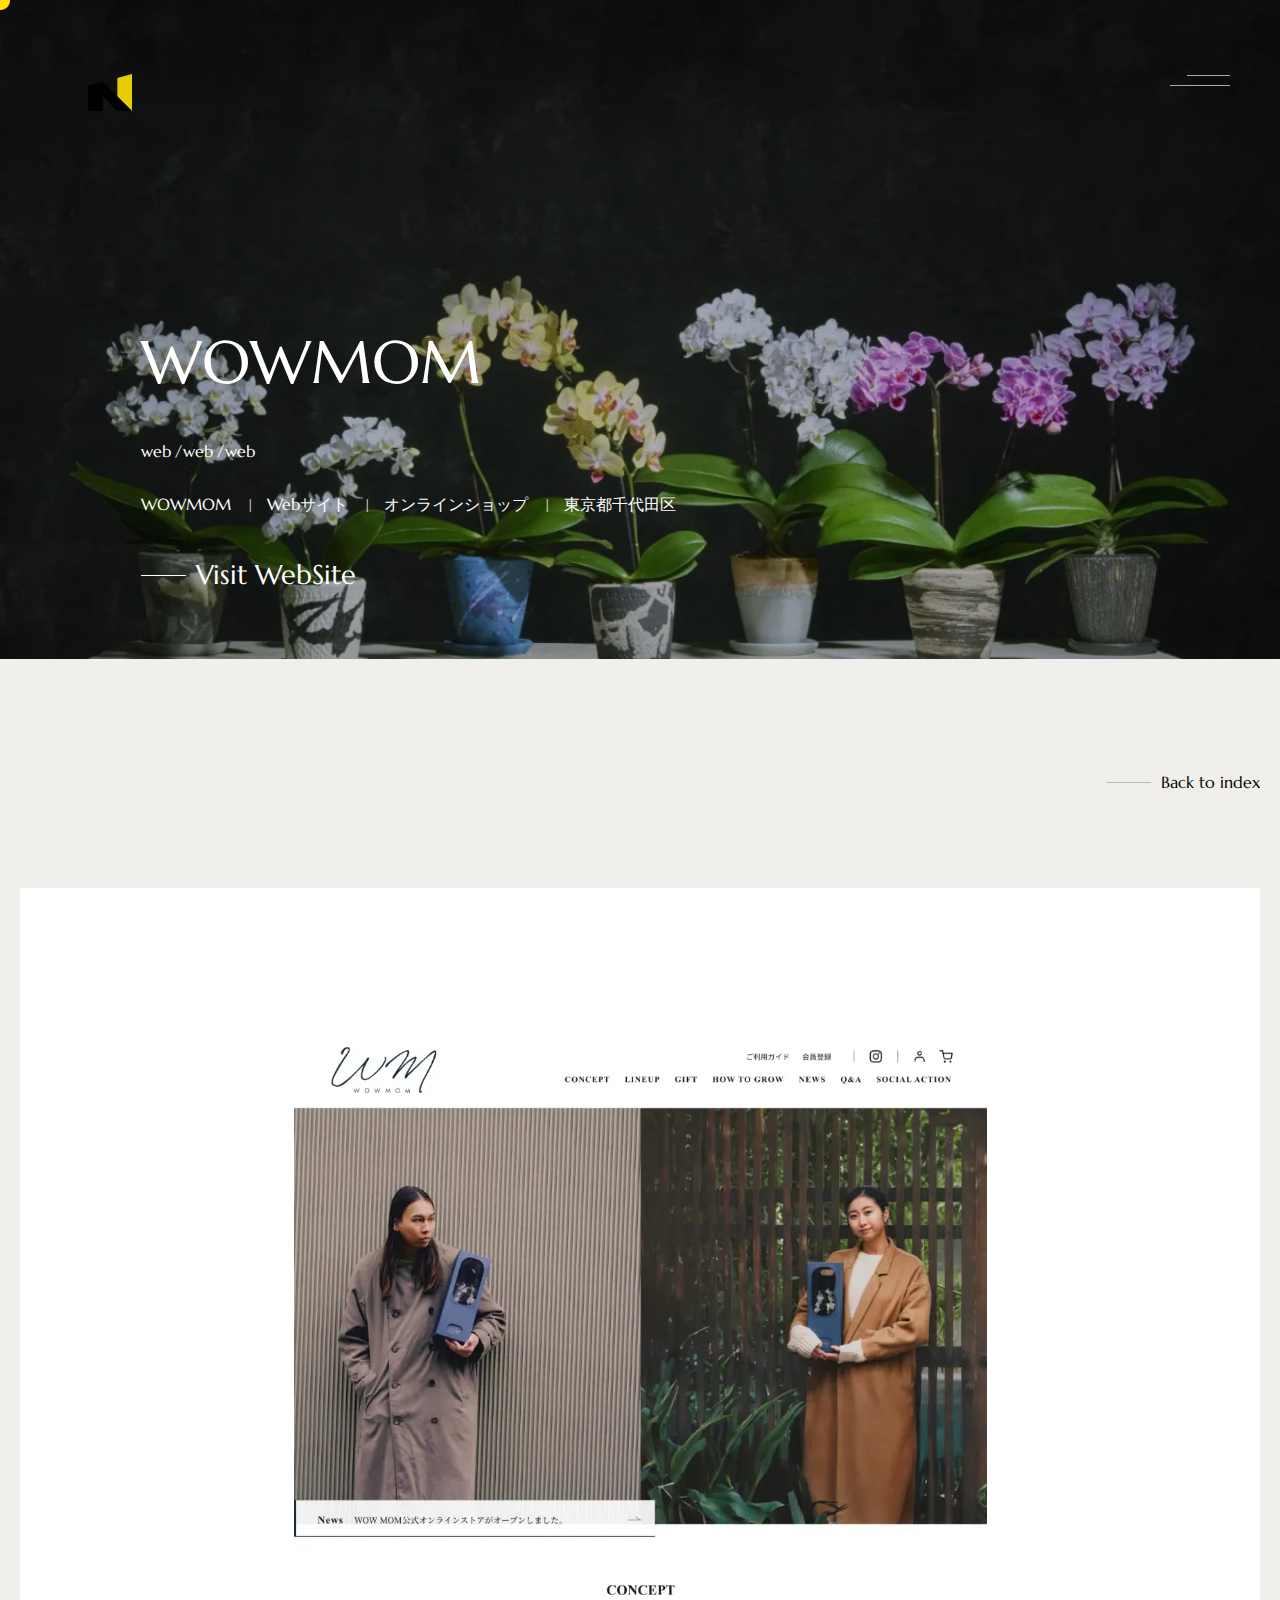
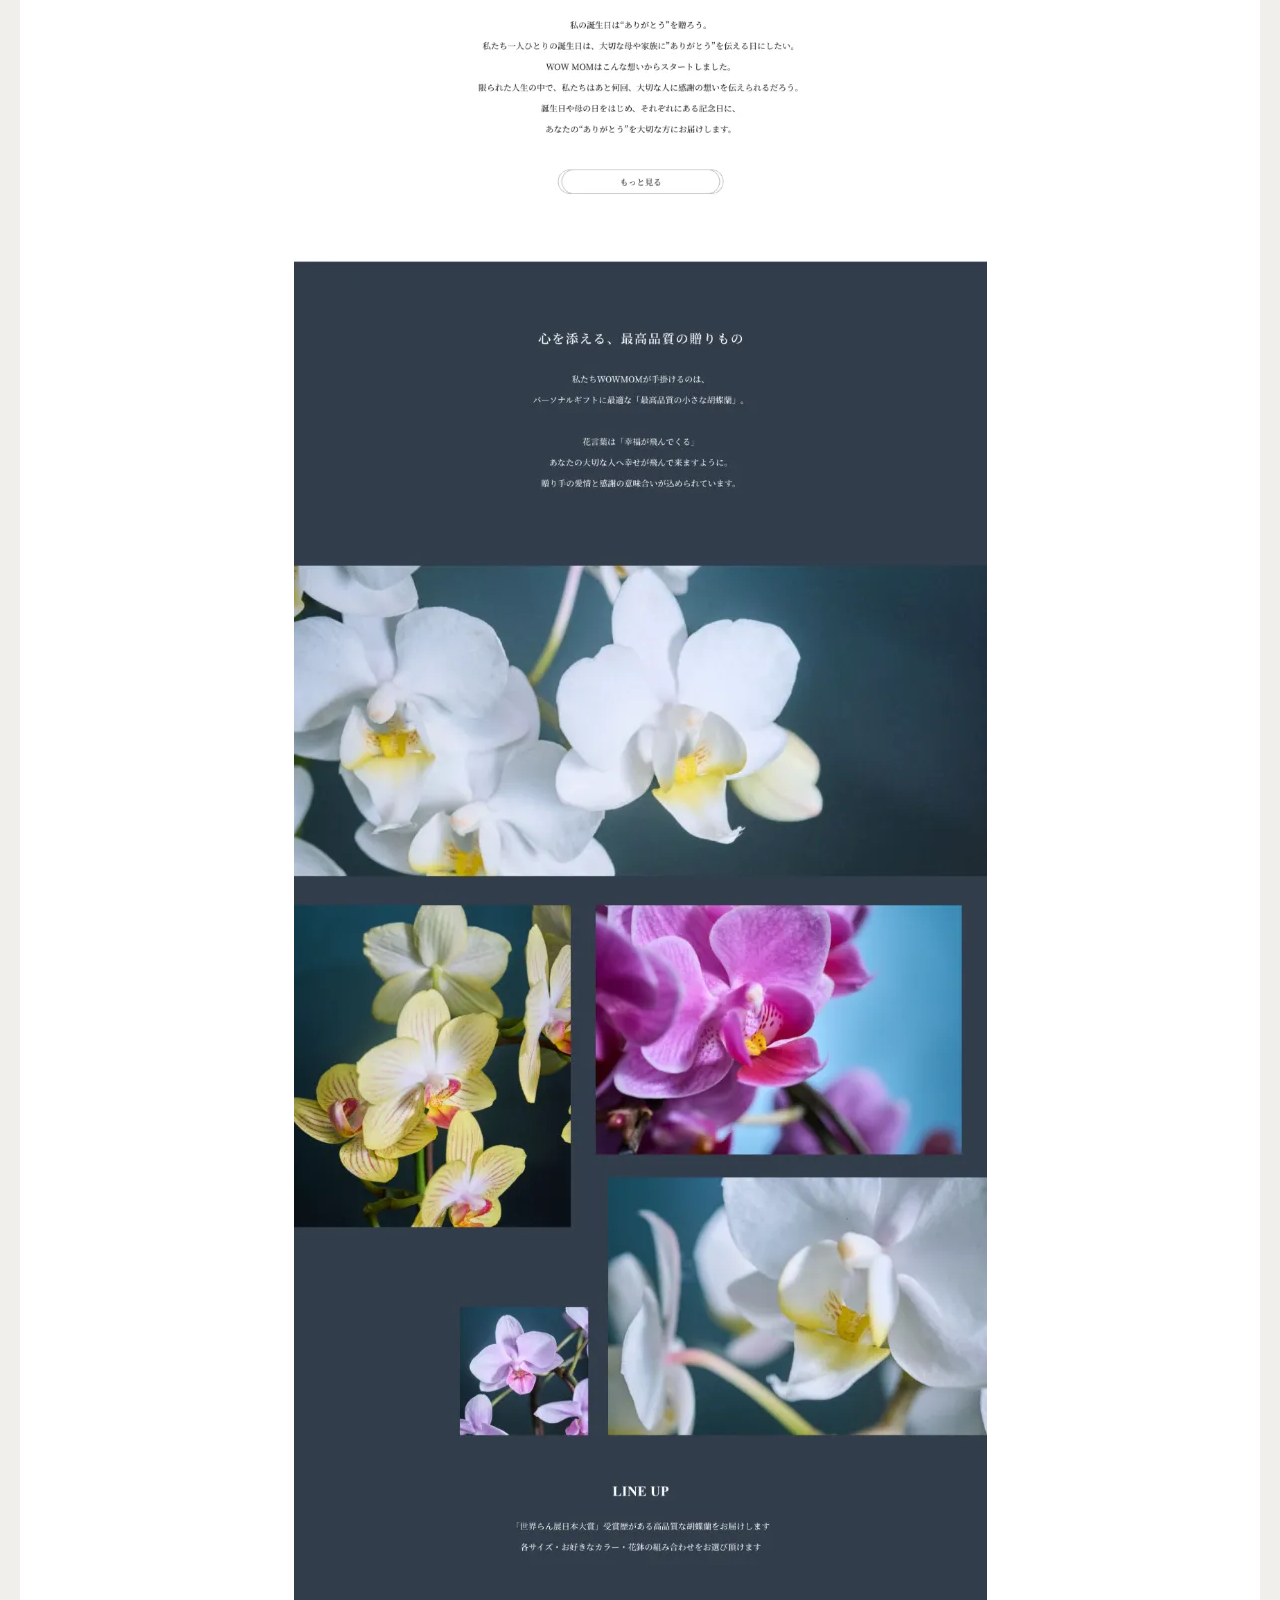
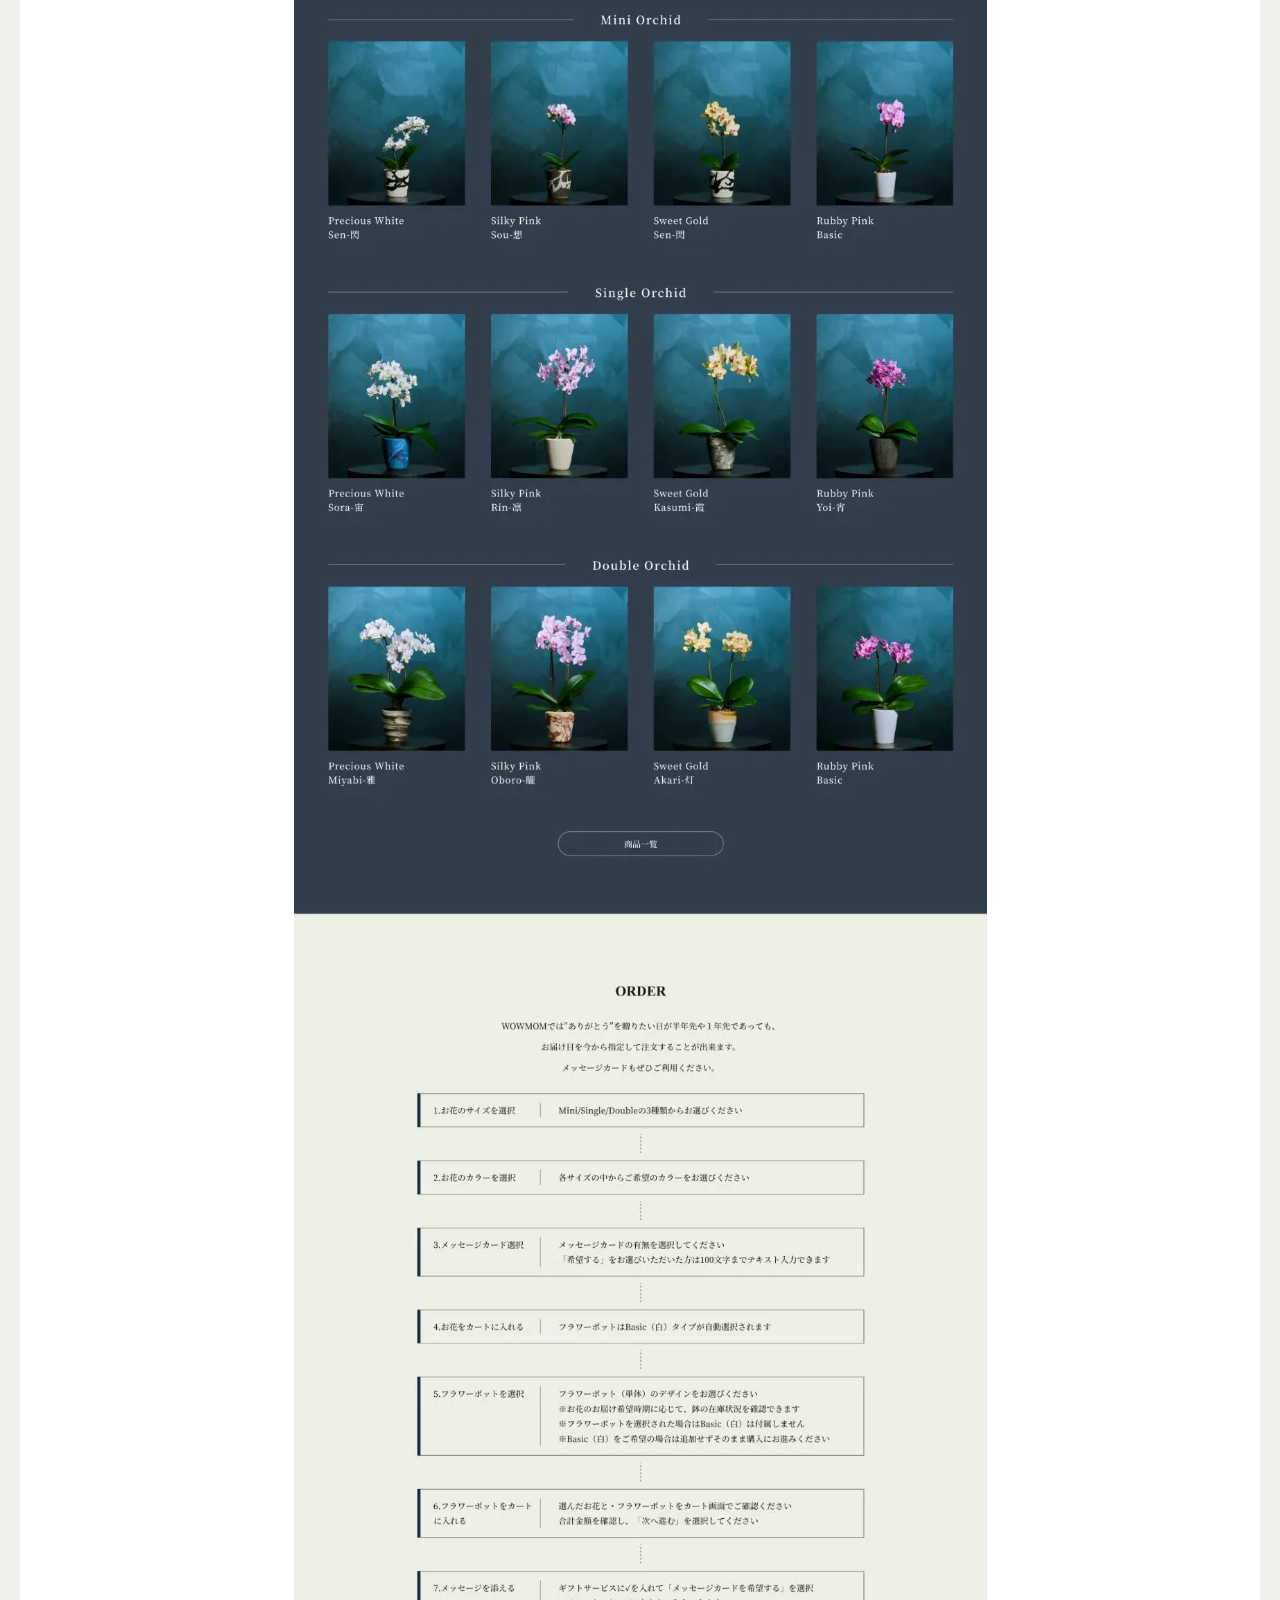
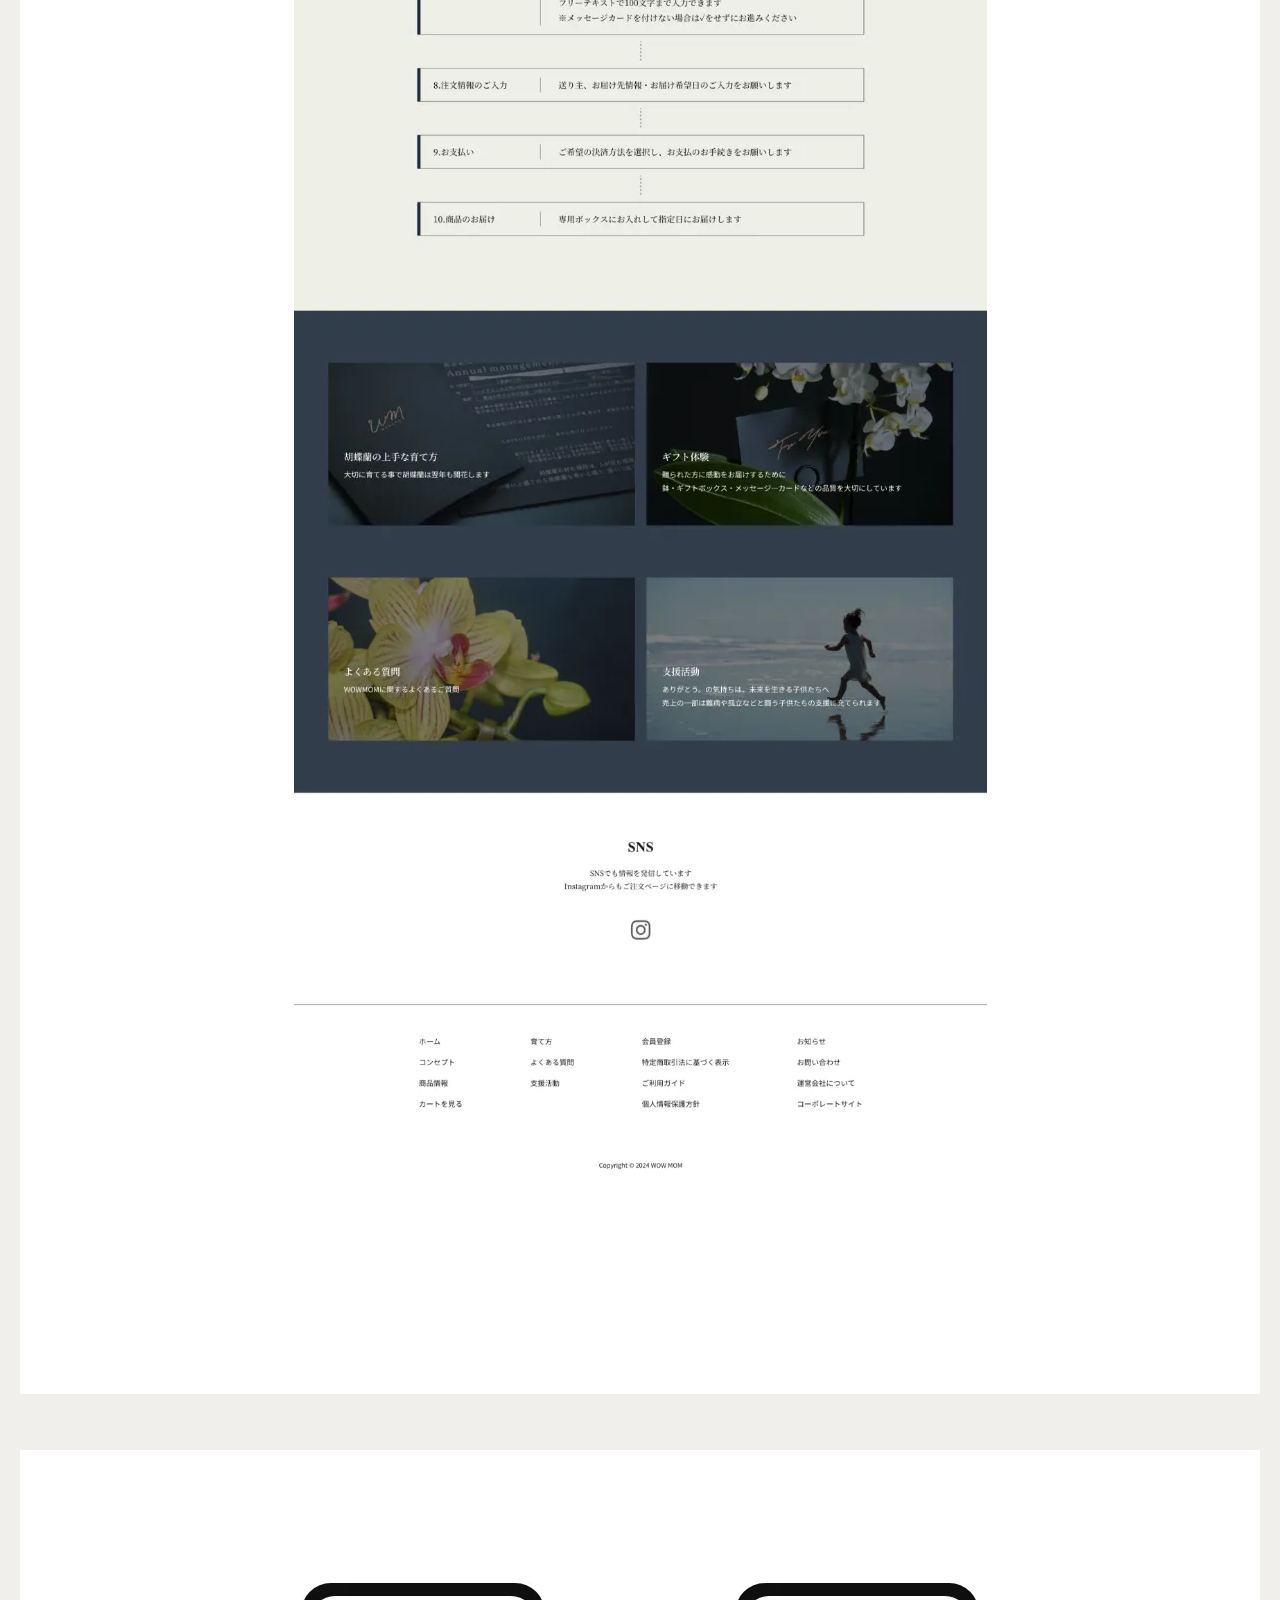
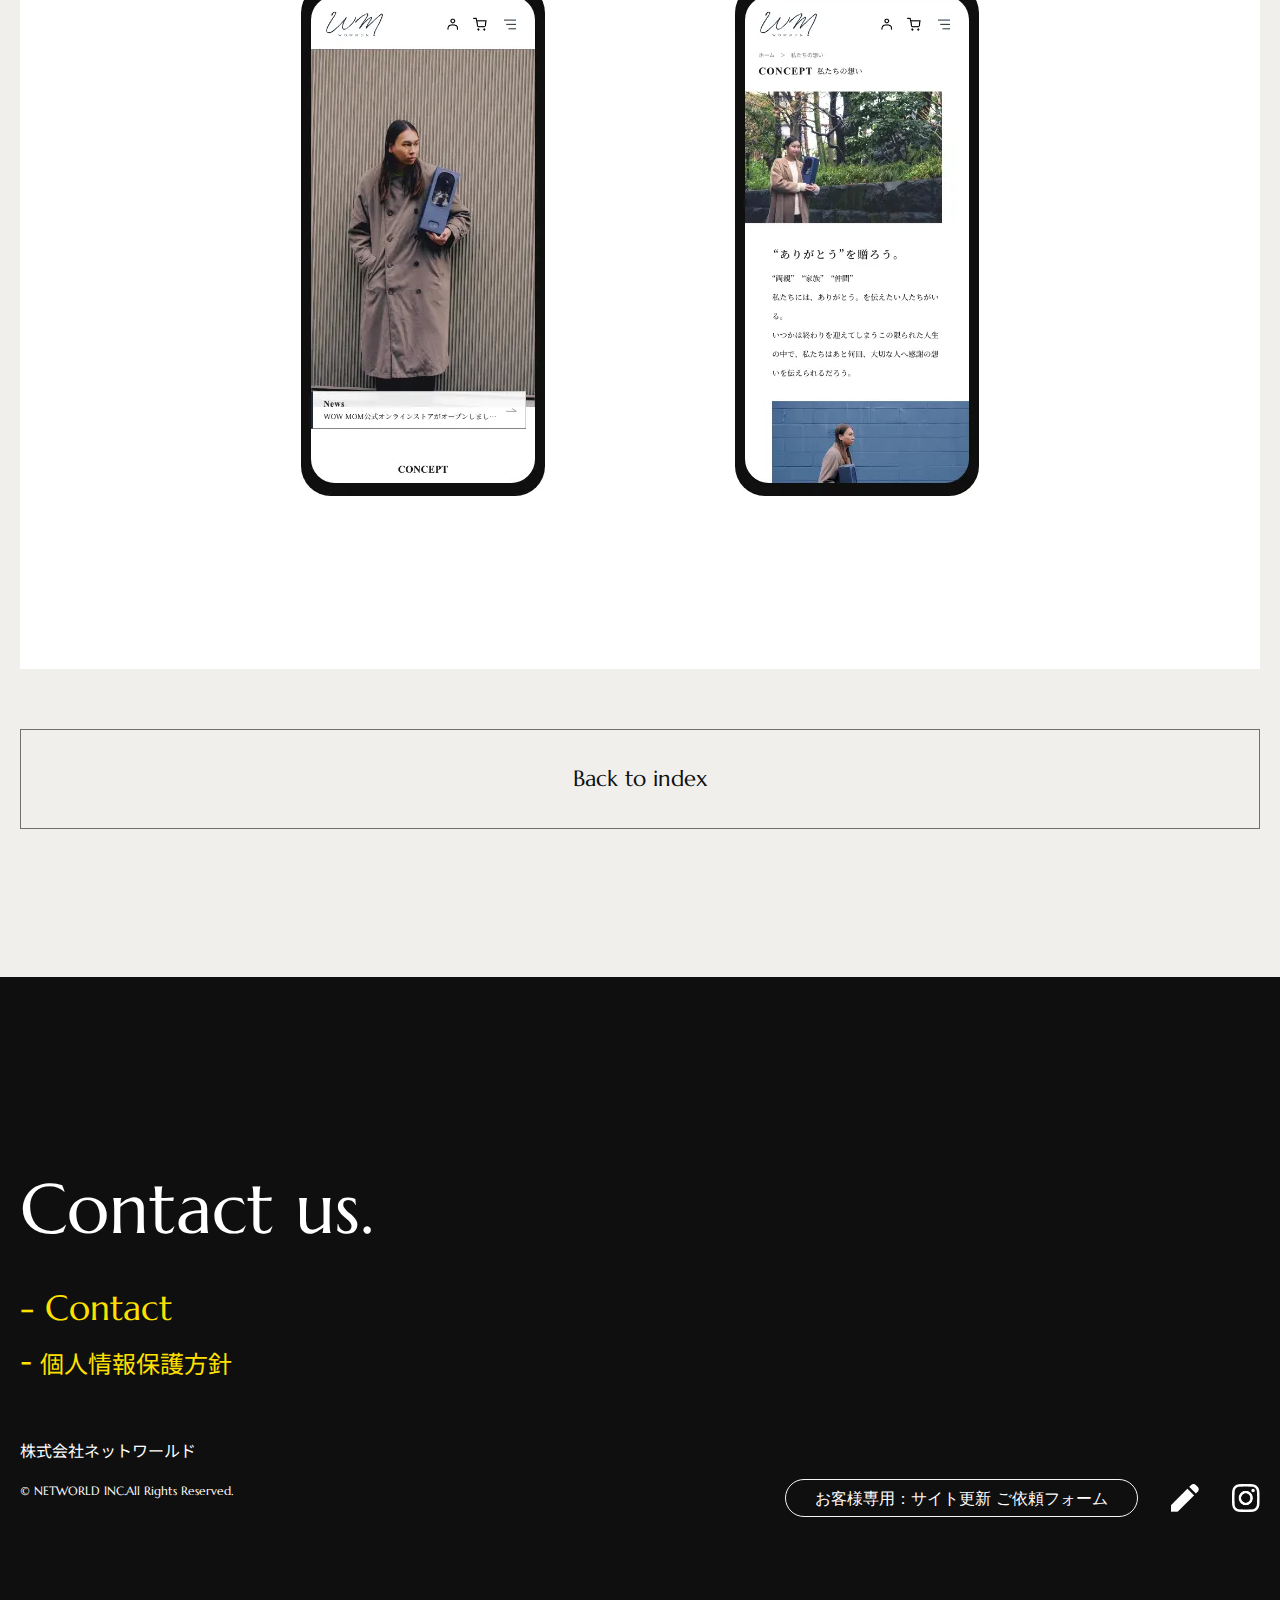
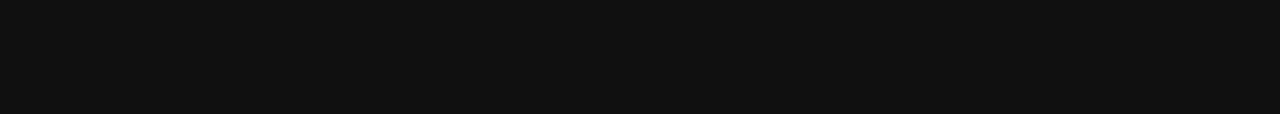
<file: works/single.html>
<!DOCTYPE html>
<html lang="ja">
<head>
    <meta charset="UTF-8">
    <meta name="viewport" content="width=device-width, initial-scale=1.0">
    <title>WOWMOM | 制作事例 | 株式会社ネットワールド ｜ ホームページ制作・Webデザイン・映像制作・アプリ開発</title>
    <meta name="description" content="ネットワールドの制作事例についてご紹介いたします。">
    <link rel="shortcut icon" href="/assets/img/cmn/img-fav.png" type="image/x-icon">
    <link rel="stylesheet" href="/assets/css/reset.css">
    <link rel="stylesheet" href="/assets/css/common.css">
    <link rel="stylesheet" href="/assets/css/works.css">
    <script src="/assets/js/vender.js"></script>
</head>
<body class="-works -single">
    <h1 class="c_logo" id="c_logo">
        <a href="/">
            <img src="/assets/img/cmn/img-logo.svg" alt="株式会社ネットワールド" class="-no_open" width="44px" height="47px">
            <img src="/assets/img/cmn/img-logo-open.svg" alt="株式会社ネットワールド" class="-open" width="44px" height="47px">
        </a>
    </h1>
    <menu class="c_menu" id="c_menu">
        <span class="c_menu_bar -top"></span>
        <span class="c_menu_bar -btm"></span>
    </menu>
    <main class="c_main" id="c_main">
        <header class="wks_hero">
            <div class="wks_hero_info">
                <h1 class="wks_hero_ttl">WOWMOM</h1>
                <ul class="wks_item_cat">
                    <li>web</li>
                    <li>web</li>
                    <li>web</li>
                </ul>
                <ul class="wks_item_info">
                    <li>WOWMOM</li>
                    <li>Webサイト</li>
                    <li>オンラインショップ</li>
                    <li>東京都千代田区</li>
                </ul>
                <a href="http://" target="_blank" rel="noopener noreferrer" class="wks_hero_link">Visit WebSite</a>
            </div>
            <div class="wks_hero_bg">
                <img src="/data/work_single_pc.webp" alt="" class="hide-sp" width="1200" height="618">
                <img src="/data/work_single_sp.webp" alt="" class="vis-sp" width="390" height="500">
            </div>
        </header>
        <div class="c_inner">
            <nav class="wks_page_nav">
                <a href="/works/">Back to index</a>
            </nav>
            <article class="wks_post">
                <div class="wks_post_box">
                    <p><img src="/data/work_single_article_01.webp" alt="PC版"></p>
                </div>
                <div class="wks_post_box">
                    <p><img src="/data/work_single_article_02.webp" alt="SP版"></p>
                </div>
            </article>
            <div class="c_btn_l">
                <a href="/works/">Back to index</a>
            </div>
        </div>
    </main>
    <footer class="c_ft" id="c_ft">
        <div class="c_inner">
            <div class="c_ft_row">
                <div class="c_ft_col">
                    <div class="c_ft_main">
                        <h2 class="c_ft_ttl">Contact us.</h2>
                        <p class="c_ft_txt">Webを中心としたブランディングやデジタルマーケティングに興味のある方、相談したい方、<br class="hide-sp">撮影やプロモーションビデオなどをつくりたい方、<br
                                class="hide-sp">Webサイトの管理にお困りの方など、お気軽にご連絡ください。
                        </p>
                    </div>
                    <div class="c_ft_links">
                        <a href="/contact/">Contact</a>
                        <a href="/policy/" class="-sans"><span>個人情報保護方針</span></a>
                    </div>
                    <p class="c_ft_corpname -sans"><small>株式会社ネットワールド</small></p>
                    <p class="c_ft_copy"><small>© NETWORLD INC.All Rights Reserved.</small></p>
                </div>
                <div class="c_ft_col">
                    <dl class="c_ft_sns">
                        <dd>
                            <a href="/request/" class="c_ft_req">お客様専用：サイト更新 ご依頼フォーム</a>
                        </dd>
                        <dd>
                            <a href="/topics/">
                                <img src="/assets/img/cmn/icon-tp.png" alt="Topics" width="28" height="27">
                            </a>
                        </dd>
                        <dd>
                            <a href="https://www.instagram.com/networld1996/" target="_blank">
                                <img src="/assets/img/cmn/icon-ig.png" alt="Instagram" width="28" height="27">
                            </a>
                        </dd>
                    </dl>
                </div>
            </div>
        </div>
    </footer>
    <nav class="c_nav" id="c_nav">
        <div class="c_nav_cover"></div>
        <ul class="c_nav_list">
            <li class="-service"><a href="/service/">Service<span class="-sans">サービス</span></a></li>
            <li class="-system"><a href="/develop/">System<span class="-sans">システム開発</span></a></li>
            <li class="-works"><a href="/works/">Works<span class="-sans">制作事例</span></a></li>
            <li class="-about"><a href="/about/">About<span class="-sans">会社紹介</span></a></li>
            <li class="-recruit"><a href="/recruit/">Recruit<span class="-sans">採用情報</span></a></li>
            <li class="vis-sp"><a href="/topics/">Topics<span class="-sans">お知らせ</span></a></li>
            <li class="-contact"><a href="/contact/">Contact<span class="-sans">お問い合わせ</span></a></li>
        </ul>
        <div id="c_nav_bg" class="c_nav_bg"></div>
    </nav>
    <div id="c_cursor" class="c_cursor hide-sp"><div></div></div>
</body>
<script src="/assets/js/main.js"></script>
</html>
</file>
<file: assets/css/common.css>
@charset "UTF-8";

@import url("https://fonts.googleapis.com/css2?family=Marcellus&family=Noto+Sans+JP:wght@400;500;700&display=swap");

:root {
    --c_bg: #f0efec;
    --c_red: #de4400;
    --c_thin_red: #fde1d6;
    --c_yellow: #ffe100;
    --c_text: #000000;
    --c_white: #ffffff;
    --c_black: #0f0f0f ;
    --c_thin_gray: #f5f5f5;
    --c_gray: #B9B9B9;
    --c_dark_gray: #757575;
    --lh_text: 2;
    --fs_nav: 3svw;
    --fs_btn: 22px;
    --fs_txt: 16px;
    --fs_small_txt: 14px;
    --fs_page_ttl: 71px;
    --fs_page_ttl_middle: 30px;
    --fs_page_txt: 20px;
}

html {
    font-size: 16px;
}

body {
    min-width: 1208px;
    background: var(--c_bg);
    color: var(--c-text);
    font-size: var(--fs_txt);
    line-height: var(--lh_text);
    font-family: "Marcellus", serif;
    text-align: justify;
    word-break: break-all;
    outline: none;

    -webkit-font-smoothing: antialiased;
    -moz-osx-font-smoothing: grayscale;
    -webkit-text-size-adjust: 100%;
}

.-sans {
    font-family: "Noto Sans JP", "ヒラギノ角ゴ Pro W3", "Hiragino Kaku Gothic Pro", "メイリオ", Meiryo, "ＭＳ Ｐゴシック", sans-serif;
}

h1,
h2,
h3,
h4,
h5,
h6 {
    font-feature-settings: "palt";
}

a {
    text-decoration: underline;
    transition: .3s ease-in-out;
}

p {
    margin-bottom: 20px;
}

.vis-hide {
    display: block;
    visibility: visible;
    opacity: 0;
    position: fixed;
    top: 0;
    left: 0;
    width: 4px;
    height: 4px;
    margin: 0;
    padding: 0;
    overflow: hidden;
    border: none;
}

.vis-sp {
    display: none;
}

/* 共通インナー */
.c_inner {
    margin: 0 auto;
    max-width: 1500px;
    padding: 0 20px;
}

/* ロゴ */
.c_logo {
    height: auto;
    left: 88px;
    position: fixed;
    top: 74px;
    width: 44px;
    z-index: 1010;
}

.c_logo a,
.c_logo img {
    height: auto;
    width: 100%;
}

.c_logo.-open img.-no_open {
    display: none;
}

.c_logo img.-open {
    display: none;
}

.c_logo.-open img.-open {
    display: block;
}

/* メニュー */
.c_menu {
    background-color: transparent;
    border: none;
    cursor: pointer;
    display: block;
    height: 60px;
    margin: 0;
    mix-blend-mode: difference;
    padding: 0;
    position: fixed;
    right: 50px;
    top: 50px;
    width: 60px;
    z-index: 1010;
}

.c_menu_bar {
    background: var(--c_gray);
    display: block;
    height: 1px;
    position: absolute;
    top: 50%;
    transition: transform .3s, background .3s;
}

.c_menu_bar.-top {
    right: 0;
    width: 43.4px;
}

.c_menu_bar.-btm {
    width: 100%;
}

.c_menu.-open .c_menu_bar {
    background: var(--c_white);
}

.c_menu_bar.-top {
    transform: translateY(-5px);
}

.c_menu:hover .c_menu_bar.-top {
    transform: translateY(-8px);
}

.c_menu.-open .c_menu_bar.-top {
    transform: translateY(0px) rotate(-45deg);
    width: 100%;
}

.c_menu_bar.-btm {
    transform: translateY(5px);
}

.c_menu:hover .c_menu_bar.-btm {
    transform: translateY(8px);
}

.c_menu.-open .c_menu_bar.-btm {
    transform: translateY(0px) rotate(45deg);
}

/* メイン */
.c_main {
    margin-bottom: 148px;
    padding-top: 177px;
    background: var(--c_bg);
}

/* フッター */
.c_ft {
    background: var(--c_black);
    color: var(--c_white);
    line-height: 1;
    padding: 197px 0;
}

.-home .c_ft {
    padding-top: 334px;
}

.c_ft_row {
    align-items: flex-end;
    display: flex;
    justify-content: space-between;
}

.c_ft_ttl {
    font-size: 70px;
}

.c_ft_txt {
    display: none;
    line-height: 2;
    margin-top: 50px;
}

.-home .c_ft_txt {
    display: block;
}

.c_ft_links {
    margin-top: 40px;
}

.-home .c_ft_links {
    margin-top: 100px;
}

.c_ft_links a {
    display: block;
    color: var(--c_yellow);
    font-size: 35px;
    line-height: 1.4;
    text-decoration: none;
}

.c_ft_links a span {
    font-size: 24px;
}

.c_ft_links a:before {
    content: "- ";
}

.c_ft_sns {
    align-items: center;
    display: flex;
    font-size: 24px;
    gap: 33px;
    line-height: 1;
}

.c_ft_req {
    display: inline-block;
    padding: 10px 29px;
    font-size: var(--fs_txt);
    border-radius: 29px;
    border: solid 1px var(--c_thin_gray);
    text-decoration: none;
}

@media (hover: hover) {
    .c_ft_req:hover {
        background-color: var(--c_thin_gray);
        color: var(--c_dark_gray);
    }
}

.c_ft_corpname {
    line-height: 1.8;
    margin-top: 54px;
}

.-service .c_ft_corpname {
    font-size: 16px;
}

.c_ft_copy {
    font-size: 12px;
    margin-top: 15px;
}

/* ナビゲーション */
.c_nav {
    align-items: center;
    background: var(--c_black);
    color: var(--c_white);
    display: none;
    height: 100%;
    justify-content: center;
    left: 0;
    line-height: 1;
    position: fixed;
    top: 0;
    width: 100%;
    z-index: 1000;
}

.c_nav_cover {
    height: 100%;
    left: 0;
    position: absolute;
    top: 0;
    width: 100%;
    z-index: 1;
}

.c_nav_list {
    display: flex;
    flex-wrap: nowrap;
    font-size: var(--fs_nav);
    position: relative;
    z-index: 10;
}

.c_nav_list > li a {
    display: inline-block;
    padding: 0.5em .6em;
    text-decoration: none;
}

.c_nav_list > li a span {
    display: block;
    font-size: 18px;
    line-height: 2;
    padding-top: 9px;
}

.c_nav .c_nav_bg {
    background-position: top;
    background-size: cover;
    height: 100%;
    left: 0;
    opacity: 0;
    position: absolute;
    top: 0;
    transition: opacity .5s ease;
    width: 100%;
}

.c_nav.-service .c_nav_bg {
    background-image: url(/assets/img/cmn/img-nav-service.jpg);
    opacity: 1;
}

.c_nav.-system .c_nav_bg {
    background-image: url(/assets/img/cmn/img-nav-system.jpg);
    opacity: 1;
}

.c_nav.-works .c_nav_bg {
    background-image: url(/assets/img/cmn/img-nav-works.jpg);
    opacity: 1;
}

.c_nav.-about .c_nav_bg {
    background-image: url(/assets/img/cmn/img-nav-about.jpg);
    opacity: 1;
}

.c_nav.-recruit .c_nav_bg {
    background-image: url(/assets/img/cmn/img-nav-recruit.jpg);
    opacity: 1;
}

.c_nav.-contact .c_nav_bg {
    background-image: url(/assets/img/cmn/img-nav-contact.jpg);
    opacity: 1;
}

/* マウスカーソル */
.c_cursor {
    position: fixed;
    top: 0;
    left: 0;
    display: flex;
    justify-content: center;
    align-items: center;
    height: 1px;
    width: 1px;
    pointer-events: none;
    border-radius: 50%;
    z-index: 2000;
}

.c_cursor > div {
    background: var(--c_yellow);
    border: 1px solid var(--c_yellow);
    border-radius: 50%;
    flex-shrink: 0;
    height: 18px;
    transition: .5s, background .7s ease-in;
    width: 18px;
}

.c_cursor.-active > div {
    background: transparent;
    height: 240px;
    transition: .5s, background 0s;
    width: 240px;
}

@media (hover: hover) {
    .c_cursor:has(img) {
        width: 800px;
        height: auto;
    }

    .c_cursor > img {
        display: block;
        width: 100%;
        height: auto;
        opacity: .7;
    }
}


/* ページトップ */
.c_page_hd {
    margin-bottom: 30px;
}

.c_page_hd_ttl {
    font-size: var(--fs_page_ttl);
    margin-bottom: 30px;
}

.c_page_hd_ttl.-middle {
    font-size: var(--fs_page_ttl_middle);
}

.c_page_hd_txt {
    font-size: var(--fs_page_txt);
    font-weight: bold;
}

.c_tbl {
    margin-bottom: 261px;
}

.c_tbl dl {
    display: flex;
    flex-wrap: wrap;
    margin-bottom: 44px;
}

.c_tbl dt {
    width: 22%;
    font-weight: bold;
    border-bottom: solid 1px #020202;
}

.c_tbl dt:first-of-type {
    border-top: solid 1px #020202;
}

.c_tbl dd {
    width: 78%;
    border-bottom: solid 1px #b9b9b9;
}

.c_tbl dd:first-of-type {
    border-top: solid 1px #b9b9b9;
}

.c_tbl dt,
.c_tbl dd {
    padding: 40px 25px 40px 25px;
}

.c_btn {
    display: block;
    width: 467px;
    margin: auto;
    padding: 26px 0;
    font-size: var(--fs_btn);
    box-sizing: border-box;
    color: var(--c_dark_gray);
    background-color: transparent;
    border: solid 1px var(--c_dark_gray);
    border-radius: 100px;
    text-align: center;
    transition: .3s ease;
    cursor: pointer;
    text-decoration: none;
}

.c_btn_l {
    border: solid 1px #707070;
    height: 100px;
    line-height: 1;
    margin-top: 60px;
    text-align: center;
    transition: all .3s ease;
}

.c_btn_l a,
.c_btn_l span {
    align-items: center;
    color: var(--c_black);
    display: flex;
    font-size: 22px;
    height: 100%;
    justify-content: center;
    transition: all .3s ease;
    text-decoration: none;
}

.c_btn_l:hover {
    background-color: #707070;
}

.c_btn_l:hover a,
.c_btn_l:hover span {
    color: #f0efec;
}

@media (hover: hover) {
    .c_btn:hover {
        background-color: var(--c_dark_gray);
        color: var(--c_thin_gray);
    }
}

@media screen and (max-width:767px) {
    :root {
        --fs_txt: 14px;
        --fs_nav: 22px;
        --fs_page_ttl: 22px;
        --fs_page_txt: 14px;
    }

    body {
        min-width: 0;
        font-size: var(--fs_txt);
    }

    .vis-sp {
        display: block;
    }

    .hide-sp {
        display: none;
    }

    p {
        margin-bottom: 32px;
    }

    .vis-hide {
        display: none;
    }

    .vis-sp {
        display: block;
    }

    /* 共通インナー */
    .c_inner {
        margin: 0 auto;
        padding: 0 10svw;
    }

    /* ロゴ */
    .c_logo {
        left: 29px;
        top: 29px;
        width: 25.22px;
    }

    /* メニュー */
    .c_menu {
        height: 35px;
        right: 29px;
        top: 29px;
        width: 35px;
    }

    .c_menu_bar {
        position: absolute;
        top: 50%;
        height: 1px;
    }

    .c_menu_bar.-top {
        width: 23px; 
    }

    /* メイン */
    .c_main {
        margin-bottom: 108px;
        padding-top: 108px;
    }

    /* フッター */
    .c_ft {
        padding: 85px 0 88px;
    }

    .-home .c_ft {
        padding: 85px 0 88px;
    }

    .c_ft_row {
        display: block;
    }

    .c_ft_ttl {
        font-size: 22px;
    }

    .-home .c_ft_txt {
        margin-top: 12px;
    }

    .c_ft_links {
        margin-top: 20px;
    }

    .-home .c_ft_links {
        margin-top: 20px;
    }

    .c_ft_links a {
        font-size: 18px;
    }

    .c_ft_links a span {
        font-size: 16px;
    }

    .c_ft_sns {
        gap: 20px;
        justify-content: flex-end;
        margin-top: 74px;
    }

    .c_ft_req {
        padding: 8px 6px;
        font-size: 12px;
        border-radius: 22px;
    }

    .c_ft_corpname {
        margin-top: 54px;
    }

    .-service .c_ft_corpname {
        font-size: 12px;
    }

    .c_ft_copy {
        font-size: 8px;
            margin-top: 14px;
    }

    /* ナビゲーション */
    .c_nav {
        align-items: flex-start;
        padding: 141px 54px 0;
    }

    .c_nav_list {
        display: block;
        width: 100%;
        font-size: var(--fs_nav);
    }

    .c_nav_list>li {
        padding: 0 0 44px;
    }

    .c_nav_list>li a {
        display: inline-block;
        padding: 0 0 0 35px;
        position: relative;
    }

    .c_nav_list>li a::before {
        background-color: var(--c_white);
        content: "";
        height: 1px;
        left: 0;
        position: absolute;
        top: 8px;
        transform: scaleX(1);
        transform-origin: left;
        transition: transform .8s cubic-bezier(.45, .12, .04, .96);
        width: 20.7px;
    }

    .c_nav_list>li a:hover:before {
        transform: scaleX(0);
        transform-origin: right;
        transition: transform .8s cubic-bezier(.45, .12, .04, .96);
    }

    .c_nav_list>li a span {
        display: none;
    }

    .c_nav .c_nav_bg {
        display: none;
        background: none;
    }

    /* ページトップ */
    .c_page_hd {
        margin-bottom: 74px;
    }

    .c_page_hd_ttl {
        margin-bottom: 12px;
    }

    .c_page_hd_txt {
        margin-bottom: 12px;
    }

    .c_tbl {
        margin-bottom: 102px;
    }

    .c_tbl dt {
        padding: 16px 0 15px 0;
    }

    .c_tbl dd {
        padding: 16px 0 15px 9px;
    }

    .c_btn {
        border-radius: 63px;
        box-sizing: border-box;
        font-size: 14px;
        max-width: 226px;
        padding: 13px 0;
        width: 472.9%;
    }

    .c_btn_l {
        width: 100%;
        max-width: 306px;
        height: 42px;
        margin: 22px auto;
    }

    .c_btn_l a,
    .c_btn_l span {
        font-size: 14px;
    }
}
</file>
<file: assets/css/about.css>
.-about .c_page_hd {
    margin-bottom: 17px;
}

.abt_p_mark {
    display: flex;
    align-items: center;
    gap: 22px;
}

.abt_p_mark a {
    flex-shrink: 0;
}

.abt_office {
    display: flex;
    justify-content: space-between;
}

.abt_office:not(:last-of-type) {
    margin-bottom: 72px;
}

.abt_office_box {
    display: flex;
    flex-direction: column;
    justify-content: space-between;
    width: 61%;
    padding-top: 22px;
}

.abt_office_ttl {
    font-weight: bold;
}

.abt_office_map {
    height: 70%;
}

.abt_office_map iframe {
    width: 100%;
    height: 100%;
}

@media screen and (max-width:767px) {
    .abt_office {
        display: block;
    }

    .abt_office_p {
        width: 61%;
    }

    .abt_office_box {
        width: 100%;
    }

    .abt_office_map {
        width: 100%;
    }
}
</file>
<file: assets/css/form.css>
.f_group {
    margin-bottom: 131px;
}

.f_ttl {
    display: inline-block;
    margin-bottom: 22px;
    font-size: var(--fs_p_txt);
    font-weight: bold;
}

.f_completed {
    padding: 20px;
    font-size: var(--fs_p_txt);
    color: var(--c_red);
    background-color: var(--c_thin_red);
    font-weight: bold;
}

.f_group dl {
    display: flex;
    flex-wrap: wrap;
    justify-content: space-between;
    align-items: stretch;
    gap: 0 30px;
}

.f_group dt {
    position: relative;
    width: 280px;
    font-weight: bold;
    border-bottom: solid 1px var(--c_black);
}

.f_group dt.-req::after {
    content: "必須";
    color: var(--c_white);
    position: absolute;
    top: 50%;
    right: 0;
    padding: 0 2px;
    font-size: 11px;
    font-weight: 400;
    line-height: 1.6;
    background-color: var(--c_black);
    transform: translateY(-50%);
}

.f_group dt:first-of-type {
    border-top: solid 1px var(--c_black);
}

.f_group dd {
    width: calc(100% - 310px);
    border-bottom: solid 1px var(--c_gray);
}

.f_group dd:first-of-type {
    border-top: solid 1px var(--c_gray);
}

.f_group dt,
.f_group dd {
    display: block;
    padding: 40px 0;
}

.f_group input[type="text"],
.f_group input[type="email"],
.f_group input[type="tel"],
.f_group input[type="url"],
.f_group input[type="date"],
.f_group textarea {
    width: 100%;
}

.f_group input[type="text"]::placeholder,
.f_group input[type="email"]::placeholder,
.f_group input[type="tel"]::placeholder,
.f_group input[type="url"]::placeholder,
.f_group textarea::placeholder {
    color: var(--c_dark_gray);
}

.f_group input[type="text"]:focus,
.f_group input[type="email"]:focus,
.f_group input[type="tel"]:focus,
.f_group input[type="url"]:focus,
.f_group input[type="date"]:focus,
.f_group textarea:focus {
    background-color: var(--c_thin_gray);
}

.f_group input[type="text"].-error,
.f_group input[type="email"].-error,
.f_group input[type="tel"].-error,
.f_group input[type="url"].-error,
.f_group input[type="date"].-error,
.f_group textarea.-error {
    padding: 7px;
    border: 1px solid var(--c_red);
}

.f_group input[type="file"] {
    display: none;
}

.f_group input[type="file"] + label {
    display: inline-block;
    padding: 0px 10px;
    background-color: var(--c_black);
    color: var(--c_white);
    border-radius: 5px;
    cursor: pointer;
}

.f_file {
    margin-bottom: 10px;
}

.f_file.-error {
    padding: 7px;
    background-color: var(--c_thin_red);
}

.f_place_txt {
    color: var(--c_dark_gray);
}

.f_err_txt {
    color: var(--c_red);
}

.f_radio.-error {
    padding: 7px;
    background-color: var(--c_thin_red);
}

input[type="radio"] {
    -webkit-appearance: none;
    -moz-appearance: none;
    appearance: none;
    width: 16px;
    height: 16px;
    border: 1px solid var(--c_gray);
    border-radius: 50%;
    position: relative;
}

input[type="radio"]:checked {
    background-color: var(--c_bg);
    border-color: var(--c_gray);
}

input[type="radio"]:checked::before {
    content: "";
    display: block;
    width: 10px;
    height: 10px;
    background-color: var(--c_black);
    border-radius: 50%;
    position: absolute;
    top: 50%;
    left: 50%;
    transform: translate(-50%, -50%);
}

input[type="radio"]+label {
    margin-left: 10px;
    cursor: pointer;
}

.f_policy {
    border: 1px solid var(--c_gray);
    margin-bottom: 122px;
    max-height: 332px;
    overflow: scroll;
}

.f_policy_box {
    padding: 30px;
}

.f_policy_txt {
    font-size: 18px;
    font-weight: bold;
    margin-bottom: 1em;
}

.f_policy_txt {
    font-size: var(--fs_small_txt);
}

.f_policy_txt em {
    font-weight: bold;
}

.f_req_hol input[type="checkbox"] {
    -webkit-appearance: none;
    -moz-appearance: none;
    appearance: none;
    width: 16px;
    height: 16px;
    border: 1px solid var(--c_gray);
    position: relative;
    margin-right: 10px;
}

.f_req_hol input[type="checkbox"]:checked::before {
    content: "";
    display: block;
    width: 10px;
    height: 10px;
    background-color: #000;
    position: absolute;
    top: 50%;
    left: 50%;
    transform: translate(-50%, -50%);
}

.f_req_txt {
    font-weight: bold;
    cursor: pointer;
}

.f_req {
    margin: 20px auto;
    width: fit-content;
}

.f_submit {
    margin-top: 63px;
    text-align: center;
}

@media screen and (max-width:767px) {
    .f_group {
        margin-bottom: 52px;
    }

    .f_ttl {
        font-size: 16px;
        margin-bottom: 12px;
    }

    .f_group dl {
        display: block;
    }

    .f_group dt {
        text-align: left;
        width: 100%;
        padding: 10px 0 14px 0;
        font-weight: 500;
        border-bottom: solid 1px #b9b9b9;
    }

    .f_group dt:first-of-type {
        border-top: none;
    }

    .f_group dd {
        width: 100%;
        padding: 14px 0 13px;
        border-top: none;
        border-bottom: solid 1px #020202;
    }

    .f_group input[type="text"],
    .f_group input[type="email"],
    .f_group input[type="tel"],
    .f_group input[type="date"],
    .f_group textarea {
        border: none;
        box-shadow: none;
        width: 100%;
    }

    input[type="radio"]+label {
        margin-right: 12px;
    }

    .f_policy {
        margin-bottom: 32px;
    }

    .f_policy_box {
        padding: 12px 8px;
    }

    .f_policy_txt {
        font-size: 12px;
    }

    .f_req_hol input[type="checkbox"] {
        margin-right: 0;
    }

    .f_req_txt {
        font-size: 12px;
    }

    .f_submit {
        margin-top: 22px;
    }
}
</file>
<file: assets/css/system.css>
.c_page_hd p {
    margin-bottom: 63px;
}

.dev_intro_list {
    display: flex;
    flex-wrap: wrap;
    gap: 69px 110px;
    margin-bottom: 172px;
}

.dev_intro_ttl {
    font-size: 24px;
    margin-bottom: 18px;
}

.dev_flow {
    margin-bottom: 108px;
}

.dev_flow_ttl {
    font-size: 24px;
    margin-bottom: 63px;
}

.dev_flow_fig {
    position: relative;
    margin-bottom: 85px;
}

.dev_flow_fig::before {
    content: '';
    position: absolute;
    top: -65px;
    left: 50%;
    transform: translateX(-50%);
    background-image: url(../img/dev/flow-arrow-01.svg);
    background-repeat: no-repeat;
    background-position: center;
    background-size: contain;
    width: 100%;
    max-width: 789px;
    height: 100%;
}

.dev_flow_fig::after {
    content: '';
    position: absolute;
    bottom: -65px;
    left: 50%;
    transform: translateX(-50%);
    background-image: url(../img/dev/flow-arrow-02.svg);
    background-repeat: no-repeat;
    background-position: center;
    background-size: contain;
    width: 100%;
    max-width: 789px;
    height: 100%;
}

.dev_flow_fig ul {
    display: grid;
    grid-template-columns: 1fr 1fr 1fr 1fr 1fr 1fr 1fr;
}

.dev_flow_fig li {
    position: relative;
    display: flex;
    align-items: center;
    font-weight: bold;
    height: 58px;
    padding-left: 22px;
    color: var(--c_white);
    background-color: var(--c_black);
}

.dev_flow_fig li:not(:first-child)::before {
    background: var(--c_bg);
    content: "";
    height: 120%;
    left: 0;
    position: absolute;
    top: -10%;
    transform: rotate(-25deg);
    width: 3px;
}

.dev_flow_txt {
    max-width: 789px;
    margin: auto;
    padding: 24px 95px;
    background-color: #D5D4D1;
}

.dev_cnt {
    width: calc((100% - 110px) / 2);
}

.dev_cnt figure {
    margin-bottom: 39px;
}

.dev_cnt_info {
    padding-left: 22px;
    border-left: 1px solid #000;
}

.dev_cnt_ttl {
    margin-bottom: 10px;
    font-size: 26px;
    line-height: 1.2;
}

.dev_case_hd {
    margin-bottom: 38px;
}

.dev_case_ttl {
    margin-bottom: 18px;
    text-align: center;
    font-size: 26px;
}

.dev_case_hd p {
    text-align: center;
}

.dev_case_list {
    border-top: 1px solid #000;
}

.dev_case {
    padding: 56px 48px 61px;
    border-bottom: 1px solid #000;
}

.dev_case_atcl {
    display: flex;
    gap: 36px;
}

.dev_case:last-of-type {
    border-bottom: none;
}

.dev_case_ttl {
    font-size: 26px;
}

.dev_case_cnt {
    max-width: 604px;
}

.dev_case_cnt ul {
    display: flex;
    flex-wrap: wrap;
    gap: 0 20px;
    margin-bottom: 50px;
}

.dev_case_cnt li {
    width: calc((100% - 20px) / 2);
    max-width: 188px;
    margin-bottom: 20px;
    padding: 22px 12px;
    background-color: #fff;
    border-radius: 15px;
}

.dev_case_cnt li figure {
    text-align: center;
}

.dev_case_cnt li figure img {
    margin-bottom: 20px;
}

.dev_case_cnt li figcaption {
    line-height: 1.4;
}

.dev_case_photo {
    min-width: 724px;
    margin-top: 74px;
}

.dev_case_pc_frame {
    position: relative;
}

.dev_case_fig {
    content: '';
    position: absolute;
    top: 29px;
    left: 85px;
    width: 565px;
    height: 347px;
}

.dev_case_fig.-tab img {
    position: absolute;
    top: 11px;
    left: 25px;
    border-radius: 12px;
}

.dev_case_sp {
    position: absolute;
    top: 135px;
    right: -55px;
}

.dev_case_sp_fig {
    position: absolute;
    top: 30px;
    left: 21px;
}

.dev_arch {
    padding: 23px 29px;
    border-radius: 10px;
    background-color: #e6e3d5;
}

.dev_cert {
    padding: 39px;
    border: solid 1px #707070;
    text-align: center;
}

.dev_cert_ttl {
    position: relative;
    font-size: 26px;
    font-weight: 500;
    margin-bottom: 38px;
}

.dev_cert_ttl::before {
    content: '';
    position: absolute;
    left: 50%;
    top: 120%;
    transform: translateX(-50%);
    width: 90px;
    height: 1px;
    background-color: #707070;
}

.dev_cert li {
    margin-bottom: 5px;
}

@media screen and (max-width:767px) {
    .c_page_hd_ttl {
        font-size: 22px !important;
    }

    .dev_intro_list {
        flex-direction: column;
        gap: 45px;
        margin-bottom: 80px;
    }

    .dev_intro_ttl {
        font-size: 20px;
    }

    .dev_flow {
        margin-bottom: 60px;
    }

    .dev_flow_ttl {
        font-size: 20px;
        margin-bottom: 0;
    }

    .dev_flow_fig {
        margin-bottom: 30px;
    }

    .dev_flow_fig::before {
        top: 185px;
        left: -125px;
        max-width: 225px;
        height: 50px;
        transform: rotate(-90deg);
    }

    .dev_flow_fig::after {
        top: 185px;
        right: -125px;
        left: auto;
        max-width: 225px;
        height: 50px;
        transform: rotate(-90deg);
    }

    .dev_flow_fig ul {
        display: block;
        padding-top: 16px;
    }

    .dev_flow_fig li {
        align-items: center;
        display: flex;
        height: 42px;
        margin-top: 11px;
        padding: 0 10px 0;
        position: relative;
        width: 100%;
    }

    .dev_flow_fig li:not(:first-child)::before {
        display: none;
    }

    .dev_flow_txt {
        padding: 24px 20px;
    }

    .dev_cnt {
        width: 100%;
    }

    .dev_cnt figure {
        margin-bottom: 20px;
    }

    .dev_cnt_info p {
        margin-bottom: 0;
    }

    .dev_case_hd {
        margin-bottom: 20px;
    }

    .dev_case_ttl {
        margin-bottom: 12px;
        font-size: 20px;
    }

    .dev_case_hd p {
        margin-bottom: 0;
    }

    .dev_case {
        padding: 30px 0 20px;
    }

    .dev_case_atcl {
        gap: 0;
        flex-direction: column;
    }

    .dev_case_cnt ul {
        margin-bottom: 20px;
    }

    .dev_case_photo {
        min-width: 0;
        margin-top: 0;
        margin-bottom: 35px;
    }

    .dev_case_fig {
        top: 7%;
        left: 12%;
        width: 77%;
        height: 82%;
    }

    .dev_case_fig.-tab {
        top: 9.5%;
        left: 15%;
        width: 70%;
    }

    .dev_case_fig.-tab img {
        top: 0;
        left: 0;
        border-radius: 10px;
    }

    .dev_case_sp {
        top: 80px;
        right: -30px;
        width: 25%;
    }

    .dev_case_sp>img {
        width: 100%;
    }

    .dev_case_sp_fig {
        width: 71%;
        top: 14px;
        left: 8px;
    }

    .dev_case_sp_fig img {
        width: 100%;
    }

    .dev_cert {
        padding: 20px;
    }

    .dev_cert_ttl {
        font-size: 20px;
        margin-bottom: 25px;
    }
}
</file>
<file: assets/css/article.css>
.acl_list {
    border-top: solid 1px var(--c_gray);
}

.acl_list li {
    border-bottom: solid 1px var(--c_gray);
}

.acl_list a {
    display: flex;
    gap: 54px;
    padding: 46px 0;
    text-decoration: none;
}

.acl_post {
    padding: 46px 0;
}

.acl_post {
    border-top: solid 1px var(--c_gray);
    border-bottom: solid 1px var(--c_gray);
}

.acl_post time {
    display: block;
    margin-bottom: 54px;
}

.acl_post .acl_ttl {
    margin-bottom: 48px;
    font-size: 22px;
    font-weight: 500;
}

@media screen and (max-width:767px) {
    .-topics .c_page_hd {
        margin-bottom: 22px;
    }

    .acl_list a {
        display: block;
        padding: 16px 0 22px;
    }

    .acl_list time {
        display: block;
        margin-bottom: 8px;
    }

    .acl_post {
        padding: 23px 0;
    }

    .acl_post time {
        margin-bottom: 16px;
    }

    .acl_post .acl_ttl {
        margin-bottom: 21px;
        font-size: 14px;
    }
}
</file>
<file: assets/css/service.css>
.srv_p img {
    width: 86%;
}

.srv_cnt {
    padding-top: 128px;
}

.srv_hd {
    border-bottom: solid 1px var(--c_gray);
    margin-bottom: 67px;
    padding-bottom: 28px;
}

.srv_ttl {
    font-size: 60px;
    line-height: 1.2;
}

.srv_list {
    display: grid;
    grid-template-columns: 1fr 1fr;
    gap: 67px 0;
    margin-bottom: 108px;
}

.srv_list li {
    width: 86%;
}

.srv_list em {
    display: block;
    margin-bottom: 29px;
    font-size: 22px;
    font-weight: bold;
    line-height: 2;
}

.srv_flow_ttl {
    display: block;
    font-size: 22px;
    margin-bottom: 28px;
}

.srv_flow ul {
    display: grid;
    grid-template-columns: 1fr 1fr 1fr 1fr 1fr;
}

.srv_flow li {
    position: relative;
    display: flex;
    align-items: center;
    font-weight: bold;
    height: 58px;
    padding-left: 22px;
    color: var(--c_white);
    background-color: var(--c_black);
}

.srv_flow li:not(:first-child)::before {
    background: var(--c_bg);
    content: "";
    height: 120%;
    left: 0;
    position: absolute;
    top: -10%;
    transform: rotate(-25deg);
    width: 3px;
}

@media screen and (max-width:767px) {
    .-service main .c_inner {
        padding: 0;
    }

    .c_page_hd {
        padding: 0 10svw;
    }

    .srv_p img {
        width: calc(100% - 10svw);
    }

    .srv_cnt {
        padding-top: 56px;
    }

    .srv_hd {
        padding: 0 10svw 24px;
        margin-bottom: 67px;
    }

    .srv_ttl {
        font-size: 22px;
    }

    .srv_list {
        grid-template-columns: 1fr;
        margin-bottom: 32px;
        padding: 0 10svw;
        gap: 50px;
    }

    .srv_list li {
        width: 100%;
    }

    .srv_list em {
        margin-bottom: 19px;
        font-size: 16px;
    }

    .srv_flow_ttl {
        font-size: 16px;
        padding: 0 10svw;
    }

    .srv_flow ul {
        grid-template-columns: 1fr;
        gap: 11px;
        padding: 0 10svw;
    }

    .srv_flow li {
        height: 42px;
        padding-left: 30px;
    }

    .srv_flow li::before {
        display: none;
    }

    .srv_flow li::after {
        position: absolute;
        left: 8px;
        top: 50%;
        transform: translateY(-27%);
        width: 15px;
        height: 100%;
        font-size: 12px;
    }

    .srv_flow li:nth-child(1)::after {
        content: "01";
    }
    .srv_flow li:nth-child(2)::after {
        content: "02";
    }
    .srv_flow li:nth-child(3)::after {
        content: "03";
    }
    .srv_flow li:nth-child(4)::after {
        content: "04";
    }
    .srv_flow li:nth-child(5)::after {
        content: "05";
    }
}
</file>
<file: assets/css/works.css>
.wks_nav {
    margin-bottom: 32px;
}

.wks_nav_list {
    display: flex;
    justify-content: flex-start;
    margin-bottom: 22px;
}

.wks_nav_list li {
    position: relative;
    cursor: pointer;
    font-size: 18px;
    margin-right: 43px;
    padding-left: 63px;
}

.wks_nav_list li::after {
    background: var(--c_gray);
    content: "";
    height: 1px;
    left: 14px;
    position: absolute;
    top: 17px;
    transform: scaleX(1);
    transform-origin: left;
    transition: transform .8s cubic-bezier(.45, .12, .04, .96);
    width: 45.5px;
}

@media (hover: hover) {
    .wks_nav_list li:hover::after {
        transform: scaleX(0);
        transform-origin: right;
        transition: transform .8s cubic-bezier(.45, .12, .04, .96);
    }
}


.wks_cat_list {
    display: flex;
    flex-wrap: wrap;
    justify-content: flex-start;
    gap: 2px;
    transition: .5s ease;
}

.wks_cat_list li {
    width: calc(20% - 1.6px);
    background-color: var(--c_white);
    text-align: center;
    cursor: pointer;
    transition: .2s ease;
}

.wks_cat_list li.-active {
    color: var(--c_white);
    background-color: var(--c_black);
}

@media (hover: hover) {
    .wks_cat_list li:hover {
        color: var(--c_white);
        background-color: var(--c_black);
    }
}

.wks_item:not(:last-child) {
    margin-bottom: 111px;
}

.wks_item {
    display: none;
}

.wks_item.-active {
    display: block;
}

.wks_item a {
    text-decoration: none;
}

.wks_item_p {
    margin-bottom: 35px;
}

.wks_item_p img {
    width: 100%;
}

.wks_item_ttl {
    font-size: 27px;
}

.wks_item_cat {
    display: flex;
    justify-content: flex-start;
    padding-top: 12px;
}

.wks_item_cat li:not(:first-child) {
    position: relative;
    padding-left: 12px;
}

.wks_item_cat li:not(:first-child)::after {
    content: "/";
    left: 4px;
    position: absolute;
    top: 0;
}

.wks_item_info {
    display: flex;
    flex-wrap: wrap;
    padding-top: 21px;
}

.wks_item_info li:not(:first-child) {
    position: relative;
    margin-left: 16px;
    padding-left: 20px;
}

.wks_item_info li:not(:first-child)::before {
    position: absolute;
    content: "|";
    top: 3.5px;
    left: 0;
    font-size: 13px;
}

.-works.-single .c_main {
    padding-top: 0;
}

.wks_hero {
    position: relative;
    max-height: 100svh;
    margin-bottom: 107px;
}

.wks_hero_info {
    position: absolute;
}

.wks_hero_bg {
    position: relative;
    overflow: hidden;
    height: 100%;
}

.wks_hero_bg::after {
    content: "";
    position: absolute;
    top: 0;
    left: 0;
    width: 100%;
    height: 100%;
    background-color: var(--c_black);
    opacity: .3;
}

.wks_hero_bg img {
    width: 100%;
}

.wks_hero_info {
    position: absolute;
    top: 46%;
    left: 11%;
    width: 78%;
    color: var(--c_white);
    z-index: 1;
}

.wks_hero_ttl {
    font-size: 60px;
}

.wks_hero_info a {
    position: relative;
    display: inline-flex;
    align-items: center;
    margin-top: 28px;
    padding-left: 55px;
    font-size: 27px;
    text-decoration: none;
}

.wks_hero_info a::after {
    content: "";
    position: absolute;
    top: 50%;
    left: 0;
    width: 45px;
    height: 1px;
    background: var(--c_white);
    transform: scaleX(1);
    transform-origin: left;
    transition: transform .8s cubic-bezier(.45, .12, .04, .96);
}

@media (hover: hover) {
    .wks_hero_info a:hover::after {
        transform: scaleX(0);
        transform-origin: right;
        transition: transform .8s cubic-bezier(.45, .12, .04, .96);
    }
}

.wks_page_nav {
    display: flex;
    justify-content: flex-end;
    margin-bottom: 90px;
}

.wks_page_nav a {
    display: inline-flex;
    align-items: center;
    position: relative;
    padding-left: 55px;
    text-decoration: none;
}

.wks_page_nav a::after {
    content: "";
    position: absolute;
    top: 50%;
    left: 0;
    width: 45px;
    height: 1px;
    background: var(--c_gray);
    transform: scaleX(1);
    transform-origin: left;
    transition: transform .8s cubic-bezier(.45, .12, .04, .96);
}

@media (hover: hover) {
    .wks_page_nav a:hover::after {
        transform: scaleX(0);
        transform-origin: right;
        transition: transform .8s cubic-bezier(.45, .12, .04, .96);
    }
}

.wks_post_box {
    margin-top: 56px;
    padding: 90px 14% 130px;
    background: var(--c_white);
}

.wks_post_box img {
    display: block;
    max-width: 100%;
    height: auto;
    margin: 43px auto;
}

@media screen and (max-width:767px) {
    .-works .c_page_hd {
        margin-bottom: 27px;
    }

    .wks_nav_list {
        justify-content: space-between;
        margin-bottom: 16px;
    }

    .wks_nav_list li {
        margin-right: 0;
        padding-left: 43px;
        font-size: 13px;
    }

    .wks_nav_list li::after {
        height: 1px;
        top: 50%;
        left: 0;
        width: 33px;
    }

    .wks_cat_list li {
        width: calc(50% - 1px);
    }

    .wks_item:not(:last-child) {
        margin-bottom: 40px;
    }

    .wks_item_p {
        margin-bottom: 10px;
    }

    .wks_item_ttl {
        font-size: 18px;
        line-height: 1.2;
    }

    .wks_item_cat {
        padding-top: 0;
    }

    .wks_item_info {
        padding-top: 0;
        font-size: 12px;
    }

    .wks_item_info li:not(:first-child) {
        margin-left: 2px;
        padding-left: 10px;
    }

    .wks_item_info li:not(:first-child)::before {
        top: -2px;
    }

    .wks_hero {
        margin-bottom: 36px;
    }

    .wks_hero_info {
        position: absolute;
        top: 59.7%;
        left: 10%;
        width: 80%;
    }

    .wks_hero_ttl {
        font-size: 22px;
    }

    .wks_hero_info a {
        margin-top: 18px;
        padding-left: 30px;
        font-size: 14px;
    }

    .wks_hero_info a::after {
        width: 23px;
    }

    .-works.-single .c_main .c_inner {
        padding: 0;
    }

    .wks_page_nav {
        padding: 0 10svw;
        margin-bottom: 46px;
        font-size: 12px;
    }

    .wks_post_box {
        padding: 46px 11% 57px;
    }

    .-works.-single .c_btn_l {
        margin: 56px auto 0;
    }
}
</file>
